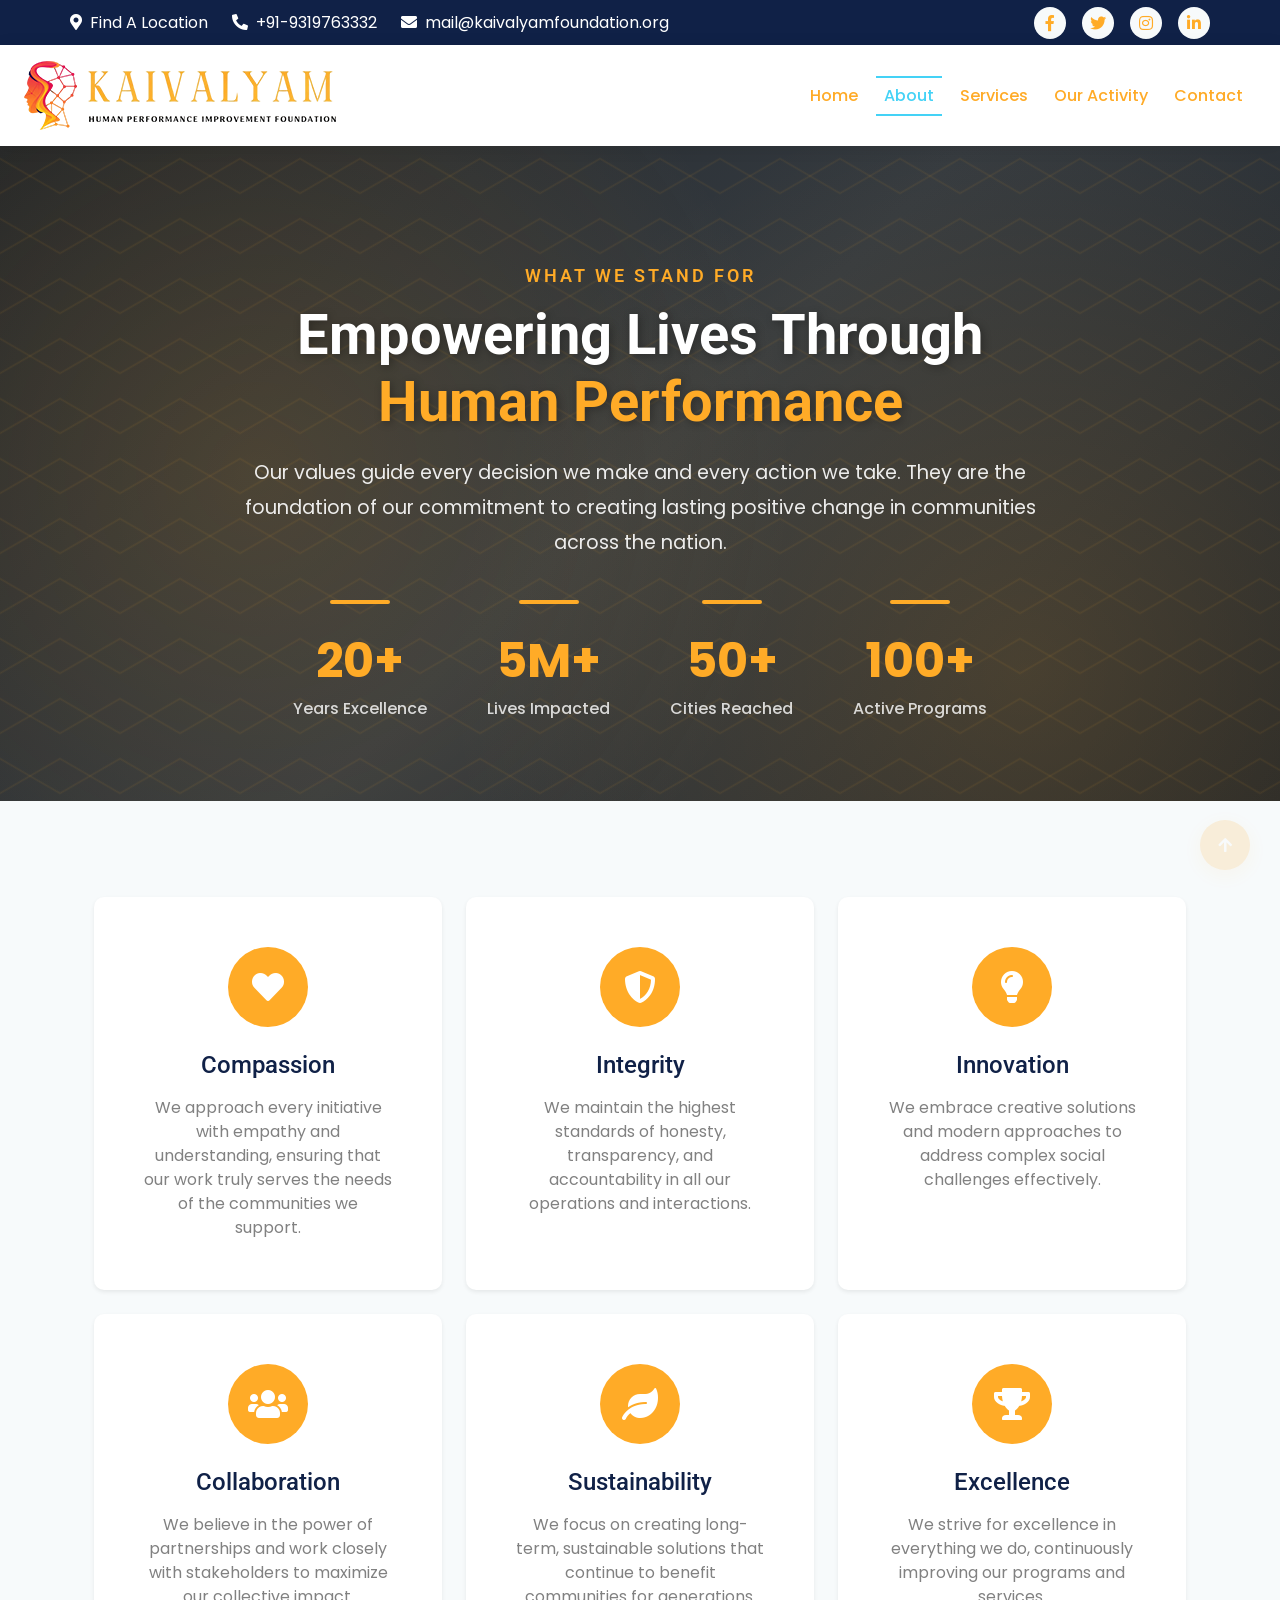
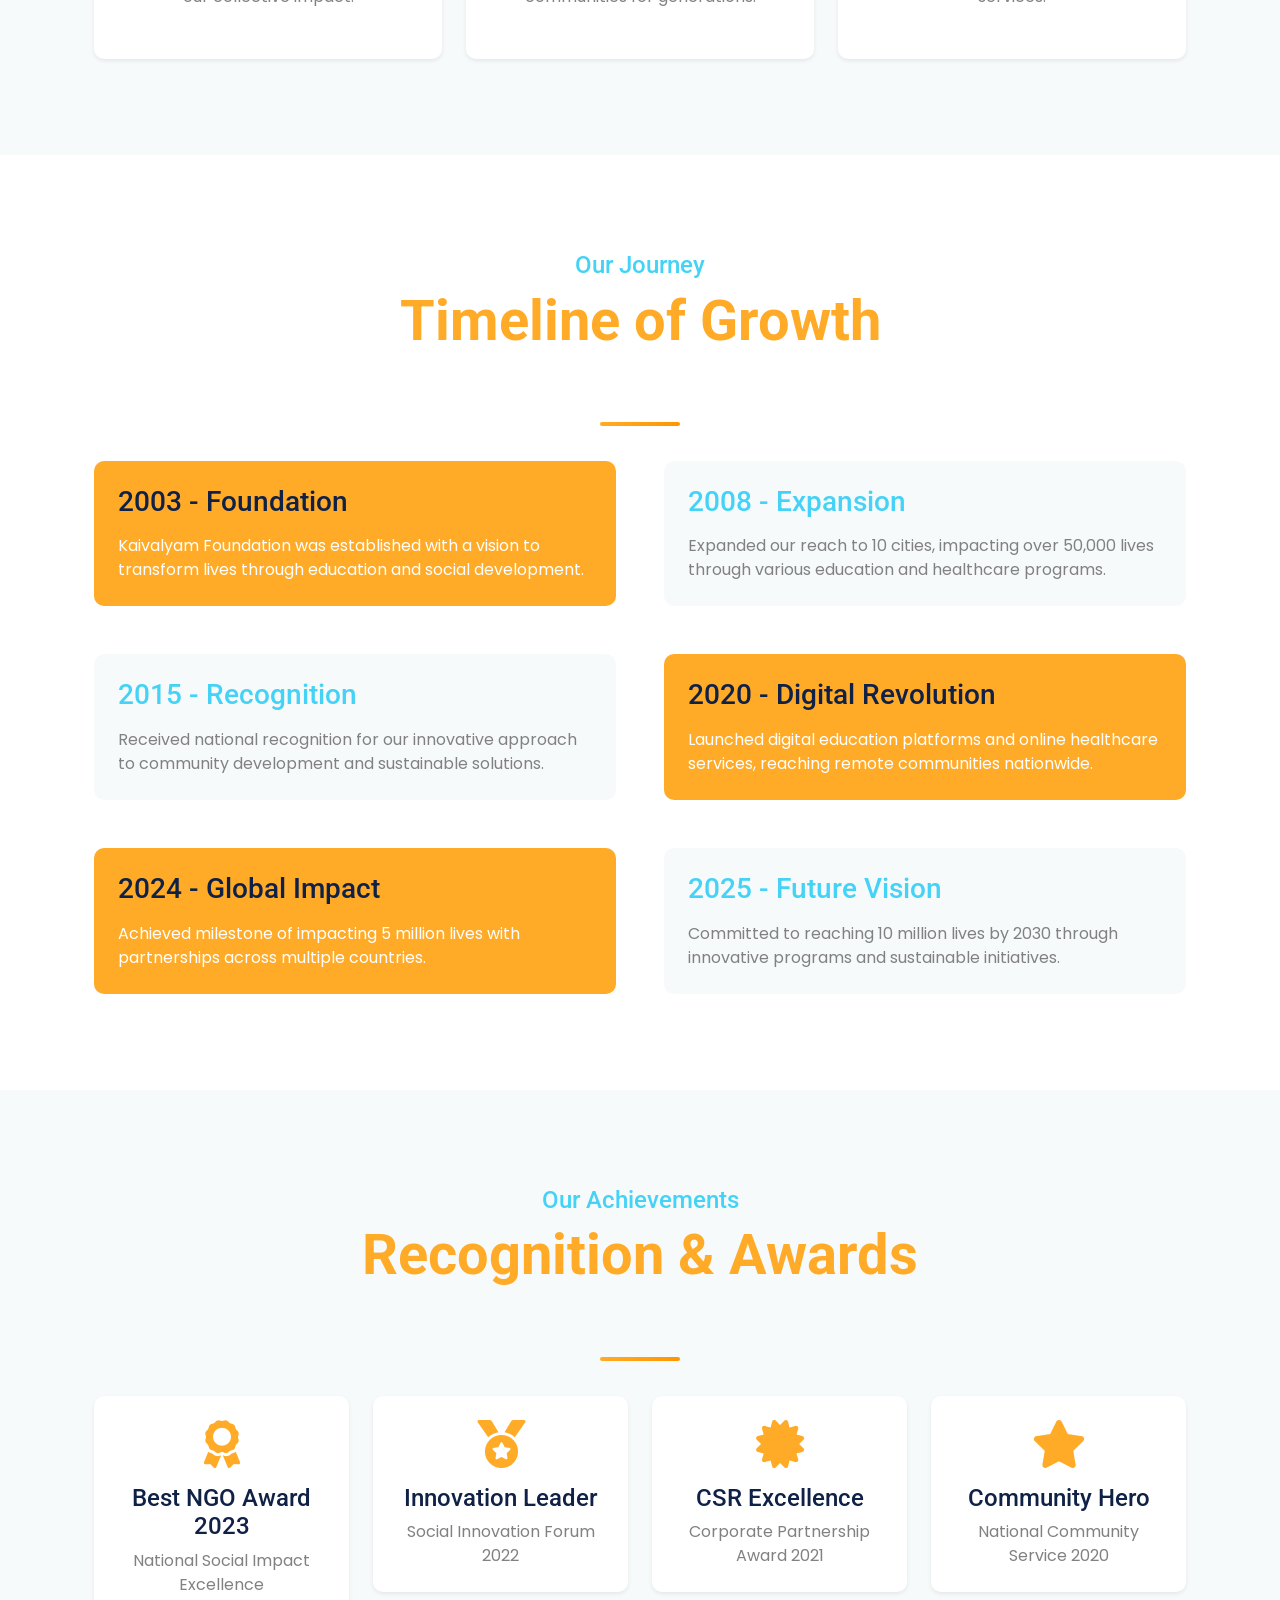
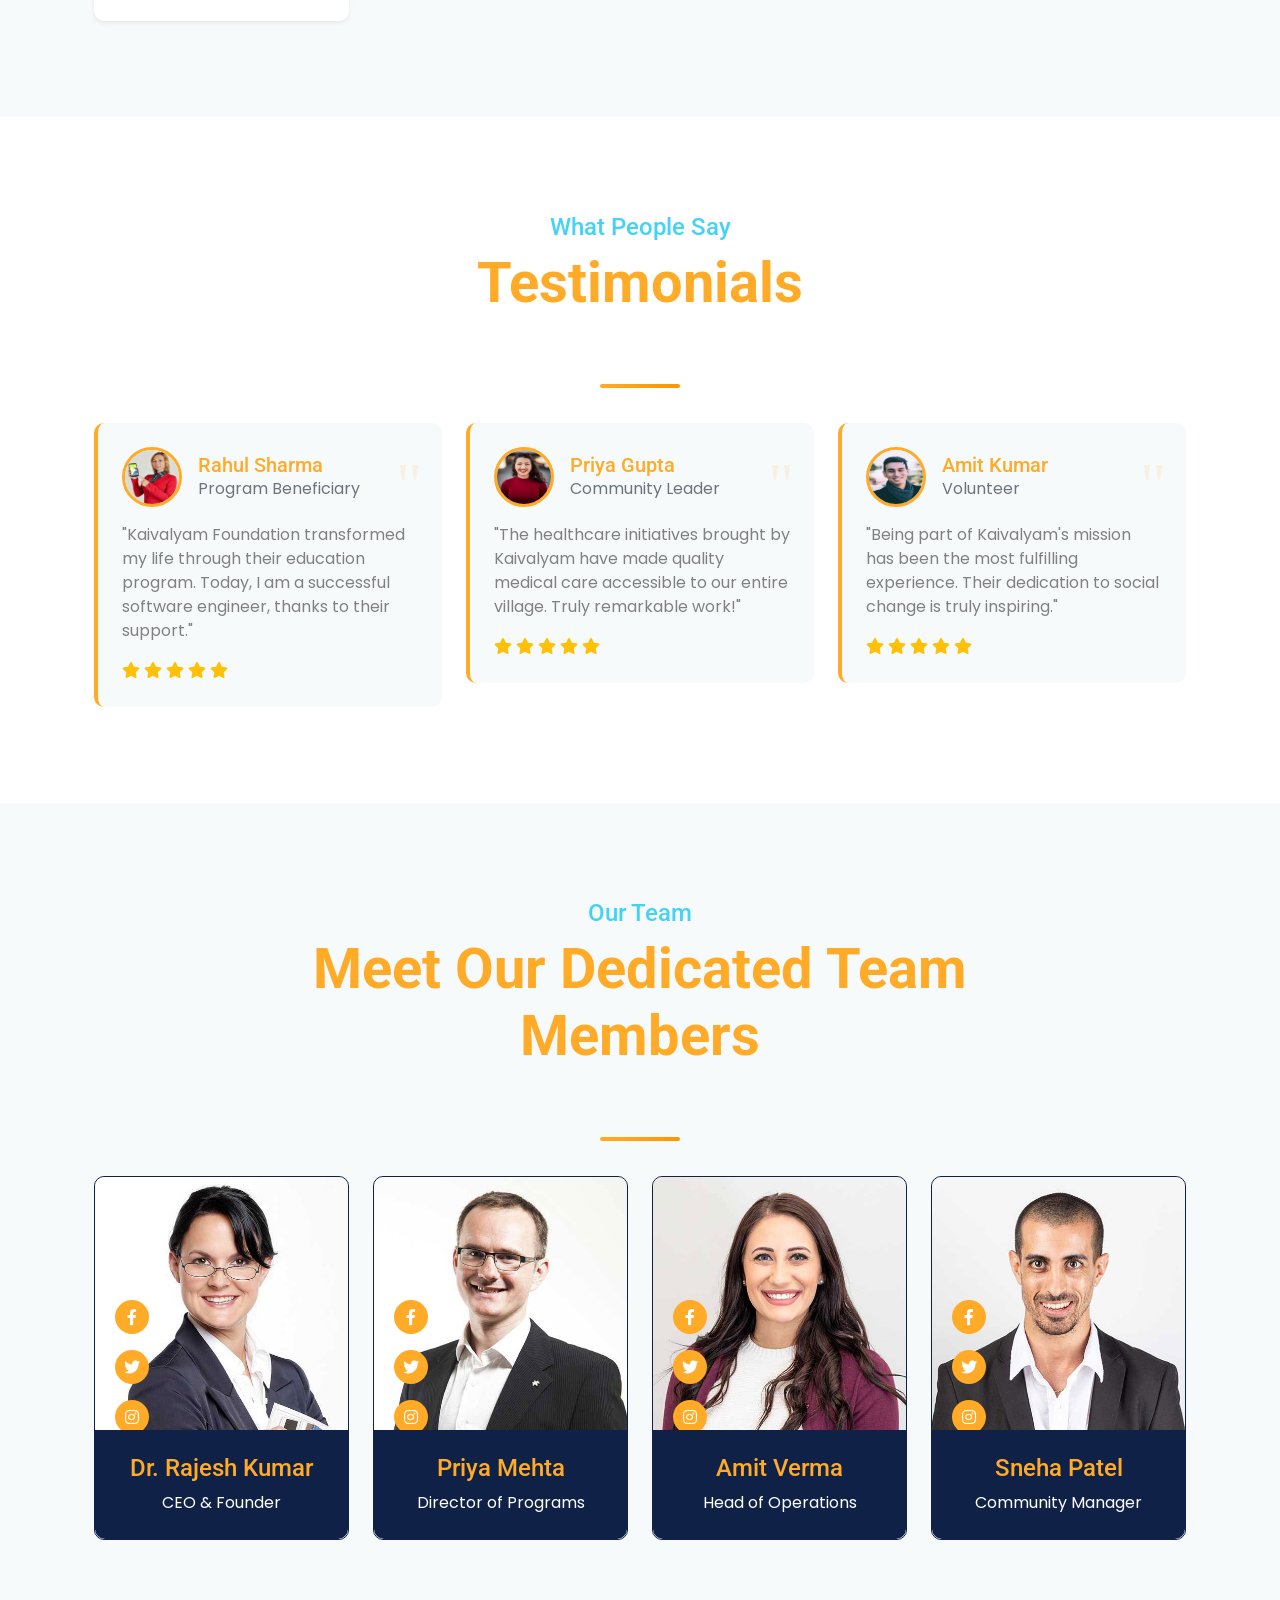
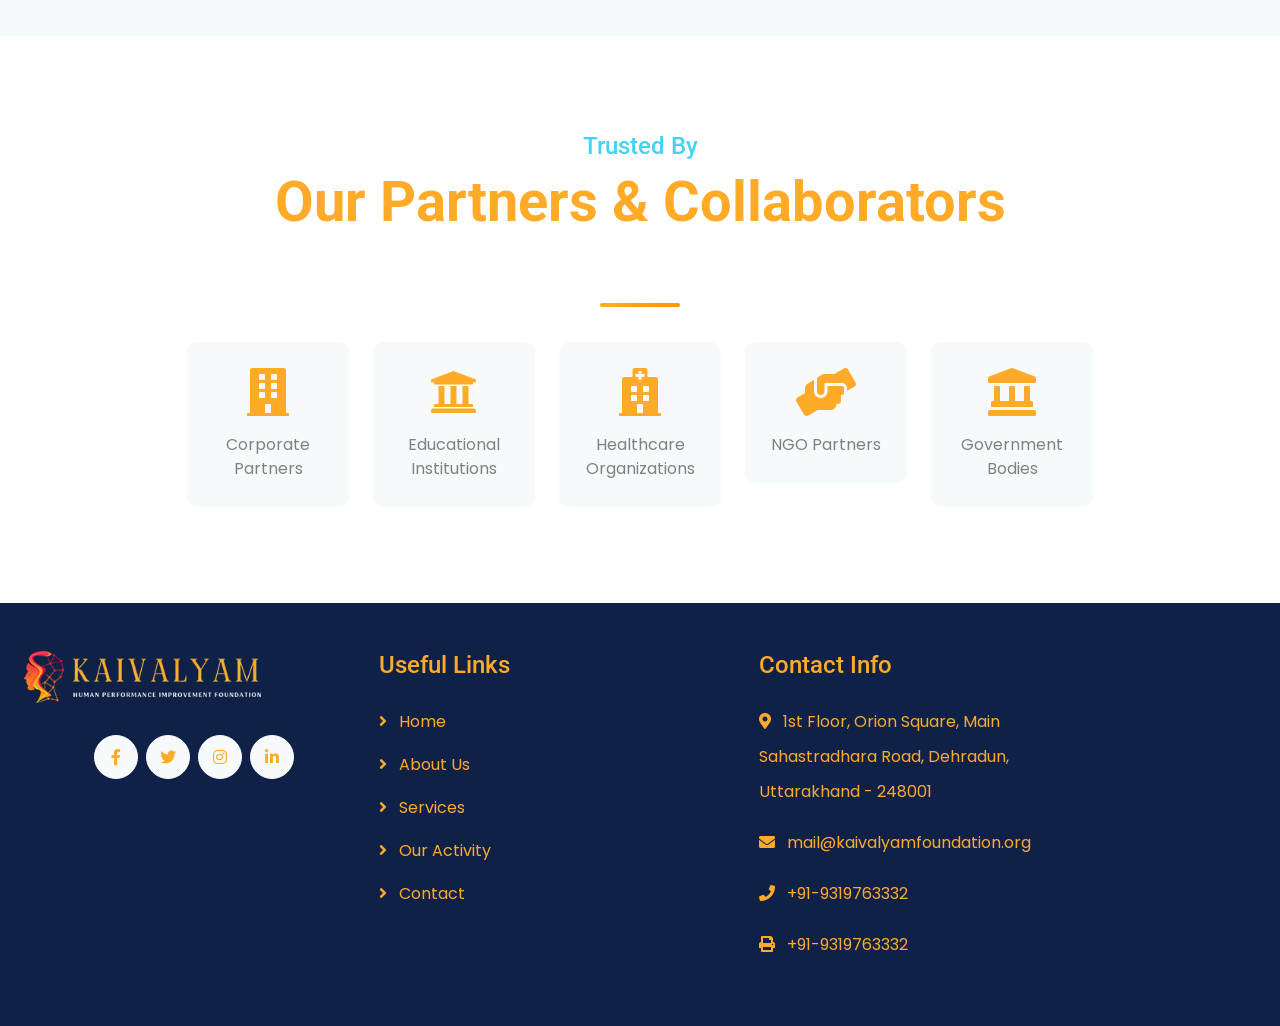
<file: about.html>
<!DOCTYPE html>
<html lang="en">

<head>
    <meta charset="utf-8">
    <title>Kaivalyam - Human Performance Improvement Foundation</title>
    <meta content="width=device-width, initial-scale=1.0" name="viewport">
    <meta content="" name="keywords">
    <meta content="" name="description">

    <link rel="preconnect" href="https://fonts.googleapis.com">
    <link rel="preconnect" href="https://fonts.gstatic.com" crossorigin>
    <link href="https://fonts.googleapis.com/css2?family=Open+Sans:wght@400;500;600;700&family=Roboto:wght@400;500;700&family=Poppins:wght@300;400;500;600;700&display=swap" rel="stylesheet">

    <link rel="stylesheet" href="https://use.fontawesome.com/releases/v5.15.4/css/all.css" />
    <link href="https://cdn.jsdelivr.net/npm/bootstrap-icons@1.4.1/font/bootstrap-icons.css" rel="stylesheet">

    <link rel="stylesheet" href="https://cdnjs.cloudflare.com/ajax/libs/animate.css/4.1.1/animate.min.css" />
    <link href="lib/animate/animate.min.css" rel="stylesheet">
    <link href="lib/owlcarousel/assets/owl.carousel.min.css" rel="stylesheet">
    <link href="lib/lightbox/css/lightbox.min.css" rel="stylesheet">

    <link href="https://cdn.jsdelivr.net/npm/bootstrap@5.3.2/dist/css/bootstrap.min.css" rel="stylesheet">
    <link rel="stylesheet" href="https://cdn.jsdelivr.net/npm/bootstrap-icons@1.11.1/font/bootstrap-icons.css">

    <link href="css/bootstrap.min.css" rel="stylesheet">
    <link href="css/style.css" rel="stylesheet">

    <style>
        :root {
            --primary-orange: #ffab27;
            --primary-blue: #007bff;
            --dark-bg: #212529;
        }

        body {
            font-family: 'Poppins', sans-serif;
        }
       

        .topbar a:hover {
            color: var(--primary-orange) !important;
        }
        .navbar {
            box-shadow: 0 2px 15px rgba(0, 0, 0, 0.1);
        }

        .navbar-brand img {
            transition: transform 0.3s;
        }

        .navbar-brand img:hover {
            transform: scale(1.05);
        }

        .nav-link {
            position: relative;
            font-weight: 500;
            transition: all 0.3s;
        }

        .nav-link::after {
            content: '';
            position: absolute;
            bottom: -5px;
            left: 0;
            width: 0;
            height: 3px;
            background: var(--primary-orange);
            transition: width 0.3s;
        }

        .nav-link:hover::after,
        .nav-link.active::after {
            width: 100%;
        }
        .hero-banner {
            position: relative;
            background: linear-gradient(135deg, #212529 0%, #343a40 50%, #212529 100%);
            padding: 120px 0 80px;
            overflow: hidden;
        }

        .hero-banner::before {
            content: '';
            position: absolute;
            top: 0;
            left: 0;
            right: 0;
            bottom: 0;
            background: 
                radial-gradient(circle at 20% 50%, rgba(255, 171, 39, 0.15) 0%, transparent 50%),
                radial-gradient(circle at 80% 80%, rgba(255, 171, 39, 0.15) 0%, transparent 50%);
            animation: pulse 4s ease-in-out infinite;
        }

        @keyframes pulse {
            0%, 100% { opacity: 1; }
            50% { opacity: 0.7; }
        }

        .hero-banner::after {
            content: '';
            position: absolute;
            top: 0;
            left: 0;
            right: 0;
            bottom: 0;
            background-image: 
                linear-gradient(30deg, transparent 48%, rgba(255, 171, 39, 0.08) 50%, transparent 52%),
                linear-gradient(-30deg, transparent 48%, rgba(255, 171, 39, 0.08) 50%, transparent 52%);
            background-size: 60px 60px;
        }

        .hero-content {
            position: relative;
            z-index: 2;
        }

        .hero-banner h4 {
            color: var(--primary-orange);
            font-size: 1.1rem;
            font-weight: 600;
            text-transform: uppercase;
            letter-spacing: 3px;
            margin-bottom: 15px;
        }

        .hero-banner h1 {
            font-size: 3.5rem;
            font-weight: 700;
            color: white;
            margin-bottom: 20px;
            text-shadow: 2px 2px 8px rgba(0, 0, 0, 0.3);
        }

        .hero-banner h1 .highlight {
            color: var(--primary-orange);
            position: relative;
            display: inline-block;
        }

        .hero-banner p {
            font-size: 1.2rem;
            color: rgba(255, 255, 255, 0.9);
            margin-bottom: 40px;
            max-width: 800px;
            margin-left: auto;
            margin-right: auto;
            line-height: 1.8;
        }

        .hero-stats {
            display: flex;
            justify-content: center;
            gap: 60px;
            flex-wrap: wrap;
            margin-top: 50px;
        }

        .stat-item {
            text-align: center;
            position: relative;
        }

        .stat-item::before {
            content: '';
            position: absolute;
            top: -10px;
            left: 50%;
            transform: translateX(-50%);
            width: 60px;
            height: 4px;
            background: var(--primary-orange);
            border-radius: 2px;
        }

        .stat-number {
            font-size: 3rem;
            font-weight: 700;
            color: var(--primary-orange);
            display: block;
            margin-top: 15px;
        }

        .stat-label {
            color: rgba(255, 255, 255, 0.8);
            font-size: 1rem;
            margin-top: 8px;
            font-weight: 500;
        }
        .service-item {
            transition: all 0.4s ease;
            border: 2px solid transparent;
            position: relative;
            overflow: hidden;
        }

        .service-item::before {
            content: '';
            position: absolute;
            top: 0;
            left: 0;
            right: 0;
            height: 5px;
            background: linear-gradient(90deg, var(--primary-orange), #ff9500);
            transform: scaleX(0);
            transition: transform 0.4s;
        }

        .service-item:hover {
            transform: translateY(-10px);
            box-shadow: 0 15px 40px rgba(255, 171, 39, 0.3) !important;
            border-color: rgba(255, 171, 39, 0.2);
        }

        .service-item:hover::before {
            transform: scaleX(1);
        }

        .service-item .rounded-circle {
            transition: all 0.4s;
        }

        .service-item:hover .rounded-circle {
            transform: rotateY(360deg);
        }
        .timeline-item {
            transition: all 0.3s;
            position: relative;
        }

        .timeline-item:hover {
            transform: scale(1.05);
            box-shadow: 0 10px 30px rgba(0, 0, 0, 0.2);
        }
        .award-item {
            transition: all 0.3s;
        }

        .award-item:hover {
            transform: translateY(-10px);
            box-shadow: 0 15px 40px rgba(255, 171, 39, 0.2) !important;
        }

        .award-item i {
            transition: all 0.3s;
        }

        .award-item:hover i {
            transform: scale(1.2) rotate(10deg);
        }
        .testimonial-item {
            transition: all 0.3s;
            border-left: 4px solid var(--primary-orange);
            position: relative;
        }

        .testimonial-item::before {
            content: '"';
            position: absolute;
            top: 15px;
            right: 20px;
            font-size: 4rem;
            color: rgba(255, 171, 39, 0.1);
            font-family: Georgia, serif;
        }

        .testimonial-item:hover {
            transform: translateY(-5px);
            box-shadow: 0 10px 30px rgba(0, 0, 0, 0.15);
        }

        .testimonial-item img {
            border: 3px solid var(--primary-orange);
        }
        .team-item {
            transition: all 0.3s;
            overflow: hidden;
            border-radius: 15px;
        }

        .team-item:hover {
            transform: translateY(-10px);
            box-shadow: 0 15px 40px rgba(0, 0, 0, 0.2);
        }

        .team-img {
            position: relative;
            overflow: hidden;
        }

        .team-img img {
            transition: all 0.5s;
        }

        .team-item:hover .team-img img {
            transform: scale(1.1);
        }

        .team-icon {
            position: absolute;
            bottom: 0;
            left: 0;
            right: 0;
            background: linear-gradient(to top, rgba(0, 0, 0, 0.8), transparent);
            padding: 20px;
            transform: translateY(100%);
            transition: all 0.4s;
        }

        .team-item:hover .team-icon {
            transform: translateY(0);
        }

        .team-content {
            background: var(--dark-bg);
        }
        .partner-item {
            transition: all 0.3s;
            border: 2px solid transparent;
        }

        .partner-item:hover {
            border-color: var(--primary-orange);
            transform: translateY(-5px);
            box-shadow: 0 10px 30px rgba(255, 171, 39, 0.2);
        }

        .partner-item i {
            transition: all 0.3s;
        }

        .partner-item:hover i {
            transform: scale(1.2);
            color: var(--primary-orange);
        }
        .back-to-top {
            position: fixed;
            bottom: 30px;
            right: 30px;
            width: 50px;
            height: 50px;
            border-radius: 50%;
            background: var(--primary-orange);
            box-shadow: 0 5px 20px rgba(255, 171, 39, 0.4);
            transition: all 0.3s;
            display: flex;
            align-items: center;
            justify-content: center;
            z-index: 999;
        }

        .back-to-top:hover {
            background: #ff9500;
            transform: translateY(-5px);
            box-shadow: 0 8px 25px rgba(255, 171, 39, 0.6);
        }
        @media (max-width: 768px) {
            .hero-banner h1 {
                font-size: 2.2rem;
            }

            .hero-banner p {
                font-size: 1rem;
            }

            .hero-stats {
                gap: 30px;
            }

            .stat-number {
                font-size: 2rem;
            }

            .hero-banner {
                padding: 80px 0 60px;
            }
        }
        @keyframes float {
            0%, 100% {
                transform: translateY(0);
            }
            50% {
                transform: translateY(-15px);
            }
        }

        .floating {
            animation: float 3s ease-in-out infinite;
        }
        .section-title {
            position: relative;
            margin-bottom: 50px;
        }

        .section-title::after {
            content: '';
            position: absolute;
            bottom: -15px;
            left: 50%;
            transform: translateX(-50%);
            width: 80px;
            height: 4px;
            background: linear-gradient(90deg, var(--primary-orange), #ff9500);
            border-radius: 2px;
        }
    </style>
</head>

<body>

    <div class="container-fluid  bg-dark px-0 d-none d-lg-block">
        <div class="container px-0">
            <div class="row gx-0 align-items-center" style="height: 45px;">
                <div class="col-lg-8 text-center text-lg-start mb-lg-0">
                    <div class="d-flex flex-wrap">
                        <a href="#" class="text-white me-4"><i class="fas fa-map-marker-alt me-2"></i>Find A Location</a>
                        <a href="tel:+919319763332" class="text-white me-4"><i class="fas fa-phone-alt me-2"></i>+91-9319763332</a>
                        <a href="mailto:mail@kaivalyamfoundation.org" class="text-white me-0"><i class="fas fa-envelope me-2"></i>mail@kaivalyamfoundation.org</a>
                    </div>
                </div>
                <div class="col-lg-4 text-center text-lg-end">
                    <div class="d-flex align-items-center justify-content-end">
                          <a href="#" class="btn btn-primary btn-square rounded-circle nav-fill me-3" style="background-color:#f7fafb; "><i class="fab fa-facebook-f" style="color: #ffab27;"></i></a>
                        <a href="#" class="btn btn-primary btn-square rounded-circle nav-fill me-3" style="background-color:#f7fafb; "><i class="fab fa-twitter" style="color: #ffab27;"></i></a>
                        <a href="#" class="btn btn-primary btn-square rounded-circle nav-fill me-3" style="background-color:#f7fafb; "><i class="fab fa-instagram" style="color: #ffab27;"></i></a>
                        <a href="#" class="btn btn-primary btn-square rounded-circle nav-fill me-0" style="background-color:#f7fafb; "><i class="fab fa-linkedin-in" style="color: #ffab27;"></i></a>
                    </div>
                </div>
            </div>
        </div>
    </div>

    <div class="container-fluid sticky-top px-0">
        <div class="position-absolute" style="left: 0; top: 0; width: 100%; height: 100%;"></div>
        <div class="container px-0">
            <nav class="navbar navbar-expand-lg navbar-dark bg-white py-3 px-4">
                <a href="index.html" class="navbar-brand p-0">
                    <img src="img/logo-black.png" alt="Kaivalyam Foundation">
                </a>
                <button class="navbar-toggler" type="button" data-bs-toggle="collapse" data-bs-target="#navbarCollapse">
                    <span class="fa fa-bars"></span>
                </button>
                <div class="collapse navbar-collapse" id="navbarCollapse">
                    <div class="navbar-nav ms-auto py-0">
                        <a href="index.html" class="nav-item nav-link">Home</a>
                        <a href="about.html" class="nav-item nav-link active">About</a>
                        <a href="service.html" class="nav-item nav-link">Services</a>
                        <a href="project.html" class="nav-item nav-link">Our Activity</a>
                        <a href="contact.html" class="nav-item nav-link">Contact</a>
                    </div>
                </div>
            </nav>
        </div>
    </div>
    <div class="hero-banner">
        <div class="container hero-content">
            <div class="text-center">
                <h4 class="animate__animated animate__fadeInDown">What We Stand For</h4>
                <h1 class="animate__animated animate__fadeInUp animate__delay-1s">
                    Empowering Lives Through <span class="highlight">Human Performance</span>
                </h1>
                <p class="animate__animated animate__fadeInUp animate__delay-2s">
                    Our values guide every decision we make and every action we take. They are the foundation of our commitment to creating lasting positive change in communities across the nation.
                </p>
                
                <div class="hero-stats animate__animated animate__fadeInUp animate__delay-3s">
                    <div class="stat-item">
                        <span class="stat-number">20+</span>
                        <span class="stat-label">Years Excellence</span>
                    </div>
                    <div class="stat-item">
                        <span class="stat-number">5M+</span>
                        <span class="stat-label">Lives Impacted</span>
                    </div>
                    <div class="stat-item">
                        <span class="stat-number">50+</span>
                        <span class="stat-label">Cities Reached</span>
                    </div>
                    <div class="stat-item">
                        <span class="stat-number">100+</span>
                        <span class="stat-label">Active Programs</span>
                    </div>
                </div>
            </div>
        </div>
    </div>
    <div class="container-fluid bg-light py-5">
        <div class="container py-5">
            <div class="row g-4">
                <div class="col-md-6 col-lg-4 wow fadeInUp" data-wow-delay="0.1s">
                    <div class="service-item rounded h-100 p-5 text-center bg-white shadow-sm">
                        <div class="d-flex align-items-center justify-content-center rounded-circle mx-auto mb-4" style="width: 80px; height: 80px; background-color: #ffab27;">
                            <i class="fas fa-heart fa-2x text-white"></i>
                        </div>
                        <h4 class="mb-3">Compassion</h4>
                        <p class="mb-0">We approach every initiative with empathy and understanding, ensuring that our work truly serves the needs of the communities we support.</p>
                    </div>
                </div>
                <div class="col-md-6 col-lg-4 wow fadeInUp" data-wow-delay="0.2s">
                    <div class="service-item rounded h-100 p-5 text-center bg-white shadow-sm">
                        <div class="d-flex align-items-center justify-content-center rounded-circle mx-auto mb-4" style="width: 80px; height: 80px;background-color: #ffab27;">
                            <i class="fas fa-shield-alt fa-2x text-white"></i>
                        </div>
                        <h4 class="mb-3">Integrity</h4>
                        <p class="mb-0">We maintain the highest standards of honesty, transparency, and accountability in all our operations and interactions.</p>
                    </div>
                </div>
                <div class="col-md-6 col-lg-4 wow fadeInUp" data-wow-delay="0.3s">
                    <div class="service-item rounded h-100 p-5 text-center bg-white shadow-sm">
                        <div class="d-flex align-items-center justify-content-center rounded-circle mx-auto mb-4" style="width: 80px; height: 80px; background-color: #ffab27;">
                            <i class="fas fa-lightbulb fa-2x text-white"></i>
                        </div>
                        <h4 class="mb-3">Innovation</h4>
                        <p class="mb-0">We embrace creative solutions and modern approaches to address complex social challenges effectively.</p>
                    </div>
                </div>
                <div class="col-md-6 col-lg-4 wow fadeInUp" data-wow-delay="0.4s">
                    <div class="service-item rounded h-100 p-5 text-center bg-white shadow-sm">
                        <div class="d-flex align-items-center justify-content-center rounded-circle mx-auto mb-4" style="width: 80px; height: 80px;background-color: #ffab27;">
                            <i class="fas fa-users fa-2x text-white"></i>
                        </div>
                        <h4 class="mb-3">Collaboration</h4>
                        <p class="mb-0">We believe in the power of partnerships and work closely with stakeholders to maximize our collective impact.</p>
                    </div>
                </div>
                <div class="col-md-6 col-lg-4 wow fadeInUp" data-wow-delay="0.5s">
                    <div class="service-item rounded h-100 p-5 text-center bg-white shadow-sm">
                        <div class="d-flex align-items-center justify-content-center rounded-circle mx-auto mb-4" style="width: 80px; height: 80px;background-color: #ffab27;">
                            <i class="fas fa-leaf fa-2x text-white"></i>
                        </div>
                        <h4 class="mb-3">Sustainability</h4>
                        <p class="mb-0">We focus on creating long-term, sustainable solutions that continue to benefit communities for generations.</p>
                    </div>
                </div>
                <div class="col-md-6 col-lg-4 wow fadeInUp" data-wow-delay="0.6s">
                    <div class="service-item rounded h-100 p-5 text-center bg-white shadow-sm">
                        <div class="d-flex align-items-center justify-content-center rounded-circle mx-auto mb-4" style="width: 80px; height: 80px;background-color: #ffab27;">
                            <i class="fas fa-trophy fa-2x text-white"></i>
                        </div>
                        <h4 class="mb-3">Excellence</h4>
                        <p class="mb-0">We strive for excellence in everything we do, continuously improving our programs and services.</p>
                    </div>
                </div>
            </div>
        </div>
    </div>
    <div class="container-fluid py-5">
        <div class="container py-5">
            <div class="text-center mx-auto pb-5 section-title wow fadeInUp" data-wow-delay="0.1s" style="max-width: 800px;">
                <h4 class="text-primary">Our Journey</h4>
                <h1 class="display-4" style="color:#ffab27;">Timeline of Growth</h1>
            </div>
            <div class="row">
                <div class="col-12">
                    <div class="timeline">
                        <div class="row g-5">
                            <div class="col-md-6 wow fadeInLeft" data-wow-delay="0.1s">
                                <div class="timeline-item rounded p-4 text-white" style="background-color: #ffab27;">
                                    <h3 class="mb-3">2003 - Foundation</h3>
                                    <p class="mb-0">Kaivalyam Foundation was established with a vision to transform lives through education and social development.</p>
                                </div>
                            </div>
                            <div class="col-md-6 wow fadeInRight" data-wow-delay="0.2s">
                                <div class="timeline-item rounded p-4 bg-light">
                                    <h3 class="mb-3 text-primary">2008 - Expansion</h3>
                                    <p class="mb-0">Expanded our reach to 10 cities, impacting over 50,000 lives through various education and healthcare programs.</p>
                                </div>
                            </div>
                            <div class="col-md-6 wow fadeInLeft" data-wow-delay="0.3s">
                                <div class="timeline-item rounded p-4 bg-light">
                                    <h3 class="mb-3 text-primary">2015 - Recognition</h3>
                                    <p class="mb-0">Received national recognition for our innovative approach to community development and sustainable solutions.</p>
                                </div>
                            </div>
                            <div class="col-md-6 wow fadeInRight" data-wow-delay="0.4s">
                                <div class="timeline-item rounded p-4 text-white" style="background-color: #ffab27;">
                                    <h3 class="mb-3">2020 - Digital Revolution</h3>
                                    <p class="mb-0">Launched digital education platforms and online healthcare services, reaching remote communities nationwide.</p>
                                </div>
                            </div>
                            <div class="col-md-6 wow fadeInLeft" data-wow-delay="0.5s">
                                <div class="timeline-item rounded p-4 text-white" style="background-color: #ffab27;">
                                    <h3 class="mb-3">2024 - Global Impact</h3>
                                    <p class="mb-0">Achieved milestone of impacting 5 million lives with partnerships across multiple countries.</p>
                                </div>
                            </div>
                            <div class="col-md-6 wow fadeInRight" data-wow-delay="0.6s">
                                <div class="timeline-item rounded p-4 bg-light">
                                    <h3 class="mb-3 text-primary">2025 - Future Vision</h3>
                                    <p class="mb-0">Committed to reaching 10 million lives by 2030 through innovative programs and sustainable initiatives.</p>
                                </div>
                            </div>
                        </div>
                    </div>
                </div>
            </div>
        </div>
    </div>
    <div class="container-fluid bg-light py-5">
        <div class="container py-5">
            <div class="text-center mx-auto pb-5 section-title wow fadeInUp" data-wow-delay="0.1s" style="max-width: 800px;">
                <h4 class="text-primary">Our Achievements</h4>
                <h1 class="display-4" style="color: #ffab27;">Recognition & Awards</h1>
            </div>
            <div class="row g-4">
                <div class="col-md-6 col-lg-3 wow fadeInUp" data-wow-delay="0.1s">
                    <div class="award-item text-center p-4 bg-white rounded shadow-sm">
                        <i class="fas fa-award fa-3x mb-3" style="color: #ffab27;"></i>
                        <h4>Best NGO Award 2023</h4>
                        <p class="mb-0">National Social Impact Excellence</p>
                    </div>
                </div>
                <div class="col-md-6 col-lg-3 wow fadeInUp" data-wow-delay="0.2s">
                    <div class="award-item text-center p-4 bg-white rounded shadow-sm">
                        <i class="fas fa-medal fa-3x mb-3" style="color: #ffab27;"></i>
                        <h4>Innovation Leader</h4>
                        <p class="mb-0">Social Innovation Forum 2022</p>
                    </div>
                </div>
                <div class="col-md-6 col-lg-3 wow fadeInUp" data-wow-delay="0.3s">
                    <div class="award-item text-center p-4 bg-white rounded shadow-sm">
                        <i class="fas fa-certificate fa-3x mb-3" style="color: #ffab27;"></i>
                        <h4>CSR Excellence</h4>
                        <p class="mb-0">Corporate Partnership Award 2021</p>
                    </div>
                </div>
                <div class="col-md-6 col-lg-3 wow fadeInUp" data-wow-delay="0.4s">
                    <div class="award-item text-center p-4 bg-white rounded shadow-sm">
                        <i class="fas fa-star fa-3x mb-3" style="color: #ffab27;"></i>
                        <h4>Community Hero</h4>
                        <p class="mb-0">National Community Service 2020</p>
                    </div>
                </div>
            </div>
        </div>
    </div>
    <div class="container-fluid py-5">
        <div class="container py-5">
            <div class="text-center mx-auto pb-5 section-title wow fadeInUp" data-wow-delay="0.1s" style="max-width: 800px;">
                <h4 class="text-primary">What People Say</h4>
                <h1 class="display-4" style="color: #ffab27;">Testimonials</h1>
            </div>
            <div class="row g-4">
                <div class="col-lg-4 wow fadeInUp" data-wow-delay="0.1s">
                    <div class="testimonial-item rounded p-4 bg-light">
                        <div class="d-flex align-items-center mb-3">
                            <img src="img/customer-img-1.jpg" class="img-fluid rounded-circle" style="width: 60px; height: 60px;" alt="">
                            <div class="ms-3">
                                <h5 class="mb-0 text_secondary">Rahul Sharma</h5>
                                <p class="mb-0 text-muted">Program Beneficiary</p>
                            </div>
                        </div>
                        <p class="mb-0">"Kaivalyam Foundation transformed my life through their education program. Today, I am a successful software engineer, thanks to their support."</p>
                        <div class="text-warning mt-3">
                            <i class="fas fa-star"></i>
                            <i class="fas fa-star"></i>
                            <i class="fas fa-star"></i>
                            <i class="fas fa-star"></i>
                            <i class="fas fa-star"></i>
                        </div>
                    </div>
                </div>
                <div class="col-lg-4 wow fadeInUp" data-wow-delay="0.2s">
                    <div class="testimonial-item rounded p-4 bg-light">
                        <div class="d-flex align-items-center mb-3">
                            <img src="img/customer-img-2.jpg" class="img-fluid rounded-circle" style="width: 60px; height: 60px;" alt="">
                            <div class="ms-3">
                                <h5 class="mb-0 text_secondary">Priya Gupta</h5>
                                <p class="mb-0 text-muted">Community Leader</p>
                            </div>
                        </div>
                        <p class="mb-0">"The healthcare initiatives brought by Kaivalyam have made quality medical care accessible to our entire village. Truly remarkable work!"</p>
                        <div class="text-warning mt-3">
                            <i class="fas fa-star"></i>
                            <i class="fas fa-star"></i>
                            <i class="fas fa-star"></i>
                            <i class="fas fa-star"></i>
                            <i class="fas fa-star"></i>
                        </div>
                    </div>
                </div>
                <div class="col-lg-4 wow fadeInUp" data-wow-delay="0.3s">
                    <div class="testimonial-item rounded p-4 bg-light">
                        <div class="d-flex align-items-center mb-3">
                            <img src="img/customer-img-3.jpg" class="img-fluid rounded-circle" style="width: 60px; height: 60px;" alt="">
                            <div class="ms-3">
                                <h5 class="mb-0 text_secondary">Amit Kumar</h5>
                                <p class="mb-0 text-muted">Volunteer</p>
                            </div>
                        </div>
                        <p class="mb-0">"Being part of Kaivalyam's mission has been the most fulfilling experience. Their dedication to social change is truly inspiring."</p>
                        <div class="text-warning mt-3">
                            <i class="fas fa-star"></i>
                            <i class="fas fa-star"></i>
                            <i class="fas fa-star"></i>
                            <i class="fas fa-star"></i>
                            <i class="fas fa-star"></i>
                        </div>
                    </div>
                </div>
            </div>
        </div>
    </div>
    <div class="container-fluid team py-5 bg-light">
        <div class="container py-5">
            <div class="text-center mx-auto pb-5 section-title wow fadeInUp" data-wow-delay="0.1s" style="max-width: 800px;">
                <h4 class="text-primary">Our Team</h4>
                <h1 class="display-4 text_secondary">Meet Our Dedicated Team Members</h1>
            </div>
            <div class="row g-4 justify-content-center">
                <div class="col-sm-6 col-md-6 col-lg-4 col-xl-3 wow fadeInUp" data-wow-delay="0.1s">
                    <div class="team-item rounded">
                        <div class="team-img">
                            <img src="img/team-1.jpg" class="img-fluid w-100 rounded-top" alt="Image">
                            <div class="team-icon">
                                <a class="btn btn-primary btn-sm-square text-white rounded-circle mb-3" href=""><i class="fas fa-share-alt"></i></a>
                                <div class="team-icon-share">
                                    <a class="btn btn-primary btn-sm-square text-white rounded-circle mb-3" href=""><i class="fab fa-facebook-f"></i></a>
                                    <a class="btn btn-primary btn-sm-square text-white rounded-circle mb-3" href=""><i class="fab fa-twitter"></i></a>
                                    <a class="btn btn-primary btn-sm-square text-white rounded-circle mb-0" href=""><i class="fab fa-instagram"></i></a>
                                </div>
                            </div>
                        </div>
                        <div class="team-content bg-dark text-center rounded-bottom p-4">
                            <div class="team-content-inner rounded-bottom">
                                <h4 class="text_secondary">Dr. Rajesh Kumar</h4>
                                <p class="text-white mb-0">CEO & Founder</p>
                            </div>
                        </div>
                    </div>
                </div>
                <div class="col-sm-6 col-md-6 col-lg-4 col-xl-3 wow fadeInUp" data-wow-delay="0.2s">
                    <div class="team-item rounded">
                        <div class="team-img">
                            <img src="img/team-2.jpg" class="img-fluid w-100 rounded-top" alt="Image">
                            <div class="team-icon">
                                <a class="btn btn-primary btn-sm-square text-white rounded-circle mb-3" href=""><i class="fas fa-share-alt"></i></a>
                                <div class="team-icon-share">
                                    <a class="btn btn-primary btn-sm-square text-white rounded-circle mb-3" href=""><i class="fab fa-facebook-f"></i></a>
                                    <a class="btn btn-primary btn-sm-square text-white rounded-circle mb-3" href=""><i class="fab fa-twitter"></i></a>
                                    <a class="btn btn-primary btn-sm-square text-white rounded-circle mb-0" href=""><i class="fab fa-instagram"></i></a>
                                </div>
                            </div>
                        </div>
                        <div class="team-content bg-dark text-center rounded-bottom p-4">
                            <div class="team-content-inner rounded-bottom">
                                <h4 class="text_secondary">Priya Mehta</h4>
                                <p class="text-white mb-0">Director of Programs</p>
                            </div>
                        </div>
                    </div>
                </div>
                <div class="col-sm-6 col-md-6 col-lg-4 col-xl-3 wow fadeInUp" data-wow-delay="0.3s">
                    <div class="team-item rounded">
                        <div class="team-img">
                            <img src="img/team-3.jpg" class="img-fluid w-100 rounded-top" alt="Image">
                            <div class="team-icon">
                                <a class="btn btn-primary btn-sm-square text-white rounded-circle mb-3" href=""><i class="fas fa-share-alt"></i></a>
                                <div class="team-icon-share">
                                    <a class="btn btn-primary btn-sm-square text-white rounded-circle mb-3" href=""><i class="fab fa-facebook-f"></i></a>
                                    <a class="btn btn-primary btn-sm-square text-white rounded-circle mb-3" href=""><i class="fab fa-twitter"></i></a>
                                    <a class="btn btn-primary btn-sm-square text-white rounded-circle mb-0" href=""><i class="fab fa-instagram"></i></a>
                                </div>
                            </div>
                        </div>
                        <div class="team-content bg-dark text-center rounded-bottom p-4">
                            <div class="team-content-inner rounded-bottom">
                                <h4 class="text_secondary">Amit Verma</h4>
                                <p class="text-white mb-0">Head of Operations</p>
                            </div>
                        </div>
                    </div>
                </div>
                <div class="col-sm-6 col-md-6 col-lg-4 col-xl-3 wow fadeInUp" data-wow-delay="0.4s">
                    <div class="team-item rounded">
                        <div class="team-img">
                            <img src="img/team-4.jpg" class="img-fluid w-100 rounded-top" alt="Image">
                            <div class="team-icon">
                                <a class="btn btn-primary btn-sm-square text-white rounded-circle mb-3" href=""><i class="fas fa-share-alt"></i></a>
                                <div class="team-icon-share">
                                    <a class="btn btn-primary btn-sm-square text-white rounded-circle mb-3" href=""><i class="fab fa-facebook-f"></i></a>
                                    <a class="btn btn-primary btn-sm-square text-white rounded-circle mb-3" href=""><i class="fab fa-twitter"></i></a>
                                    <a class="btn btn-primary btn-sm-square text-white rounded-circle mb-0" href=""><i class="fab fa-instagram"></i></a>
                                </div>
                            </div>
                        </div>
                        <div class="team-content bg-dark text-center rounded-bottom p-4">
                            <div class="team-content-inner rounded-bottom">
                                <h4 class="text_secondary">Sneha Patel</h4>
                                <p class="text-white mb-0">Community Manager</p>
                            </div>
                        </div>
                    </div>
                </div>
            </div>
        </div>
    </div>
    <div class="container-fluid py-5">
        <div class="container py-5">
            <div class="text-center mx-auto pb-5 section-title wow fadeInUp" data-wow-delay="0.1s" style="max-width: 800px;">
                <h4 class="text-primary">Trusted By</h4>
                <h1 class="display-4 text_secondary">Our Partners & Collaborators</h1>
            </div>
            <div class="row g-4 justify-content-center">
                <div class="col-6 col-md-4 col-lg-2 text-center wow fadeInUp" data-wow-delay="0.1s">
                    <div class="partner-item bg-light rounded p-4">
                        <i class="fas fa-building fa-3x text_secondary"></i>
                        <p class="mt-3 mb-0">Corporate Partners</p>
                    </div>
                </div>
                <div class="col-6 col-md-4 col-lg-2 text-center wow fadeInUp" data-wow-delay="0.2s">
                    <div class="partner-item bg-light rounded p-4">
                        <i class="fas fa-university fa-3x text_secondary"></i>
                        <p class="mt-3 mb-0">Educational Institutions</p>
                    </div>
                </div>
                <div class="col-6 col-md-4 col-lg-2 text-center wow fadeInUp" data-wow-delay="0.3s">
                    <div class="partner-item bg-light rounded p-4">
                        <i class="fas fa-hospital fa-3x text_secondary"></i>
                        <p class="mt-3 mb-0">Healthcare Organizations</p>
                    </div>
                </div>
                <div class="col-6 col-md-4 col-lg-2 text-center wow fadeInUp" data-wow-delay="0.4s">
                    <div class="partner-item bg-light rounded p-4">
                        <i class="fas fa-hands-helping fa-3x text_secondary"></i>
                        <p class="mt-3 mb-0">NGO Partners</p>
                    </div>
                </div>
                <div class="col-6 col-md-4 col-lg-2 text-center wow fadeInUp" data-wow-delay="0.5s">
                    <div class="partner-item bg-light rounded p-4">
                        <i class="fas fa-landmark fa-3x text_secondary"></i>
                        <p class="mt-3 mb-0">Government Bodies</p>
                    </div>
                </div>
            </div>
        </div>
    </div>
    <div class="container-fluid footer wow fadeIn" data-wow-delay="0.2s">
        <div class="container py-5">
            <div class="row g-5">
                <div class="col-md-6 col-lg-3">
                    <div class="footer-item">
                        <img src="img/logo-white.png" alt="Kaivalyam Foundation" class="mb-3" style="margin-left: -70px;">
                        <div class="d-flex align-items-center mt-3">
                            <a class="btn btn-light btn-md-square me-2" href=""><i class="fab fa-facebook-f text_secondary"></i></a>
                            <a class="btn btn-light btn-md-square me-2" href=""><i class="fab fa-twitter text_secondary"></i></a>
                            <a class="btn btn-light btn-md-square me-2" href=""><i class="fab fa-instagram text_secondary"></i></a>
                            <a class="btn btn-light btn-md-square me-0" href=""><i class="fab fa-linkedin-in text_secondary"></i></a>
                        </div>
                    </div>
                </div>

                <div class="col-md-6 col-lg-4" style="color: #ffab27;">
                    <div class="footer-item d-flex flex-column">
                        <h4 class="mb-4" style="color: #ffab27;">Useful Links</h4>
                        <a href="index.html" class="mb-2"><i class="fas fa-angle-right me-2"></i> Home</a>
                        <a href="about.html" class="mb-2"><i class="fas fa-angle-right me-2"></i> About Us</a>
                        <a href="service.html" class="mb-2"><i class="fas fa-angle-right me-2"></i> Services</a>
                        <a href="project.html" class="mb-2"><i class="fas fa-angle-right me-2"></i> Our Activity</a>
                        <a href="contact.html" class="mb-2"><i class="fas fa-angle-right me-2"></i> Contact</a>
                    </div>
                </div>

                <div class="col-md-6 col-lg-4" style="color: #ffab27;">
                    <div class="footer-item d-flex flex-column">
                        <h4 class="mb-4" style="color: #ffab27;">Contact Info</h4>
                        <a href="" class="mb-3"><i class="fa fa-map-marker-alt me-2"></i> 1st Floor, Orion Square, Main Sahastradhara Road, Dehradun, Uttarakhand - 248001</a>
                        <a href="mailto:mail@kaivalyamfoundation.org" class="mb-3"><i class="fas fa-envelope me-2"></i> mail@kaivalyamfoundation.org</a>
                        <a href="tel:+919319763332" class="mb-3"><i class="fas fa-phone me-2"></i> +91-9319763332</a>
                        <a href="" class="mb-3"><i class="fas fa-print me-2"></i> +91-9319763332</a>
                    </div>
                </div>
            </div>
        </div>
    </div>

    <a href="#" class="btn btn-primary btn-lg-square back-to-top"><i class="fa fa-arrow-up"></i></a>

    <script src="https://ajax.googleapis.com/ajax/libs/jquery/3.6.4/jquery.min.js"></script>
    <script src="https://cdn.jsdelivr.net/npm/bootstrap@5.0.0/dist/js/bootstrap.bundle.min.js"></script>
    <script src="lib/wow/wow.min.js"></script>
    <script src="lib/easing/easing.min.js"></script>
    <script src="lib/waypoints/waypoints.min.js"></script>
    <script src="lib/counterup/counterup.min.js"></script>
    <script src="lib/owlcarousel/owl.carousel.min.js"></script>
    <script src="lib/lightbox/js/lightbox.min.js"></script>
    <script src="js/main.js"></script>

    <script>
        new WOW().init();
        $(window).scroll(function () {
            if ($(this).scrollTop() > 300) {
                $('.back-to-top').fadeIn('slow');
            } else {
                $('.back-to-top').fadeOut('slow');
            }
        });
        
        $('.back-to-top').click(function () {
            $('html, body').animate({scrollTop: 0}, 1000, 'easeInOutExpo');
            return false;
        });
    </script>
</body>

</html>
</file>
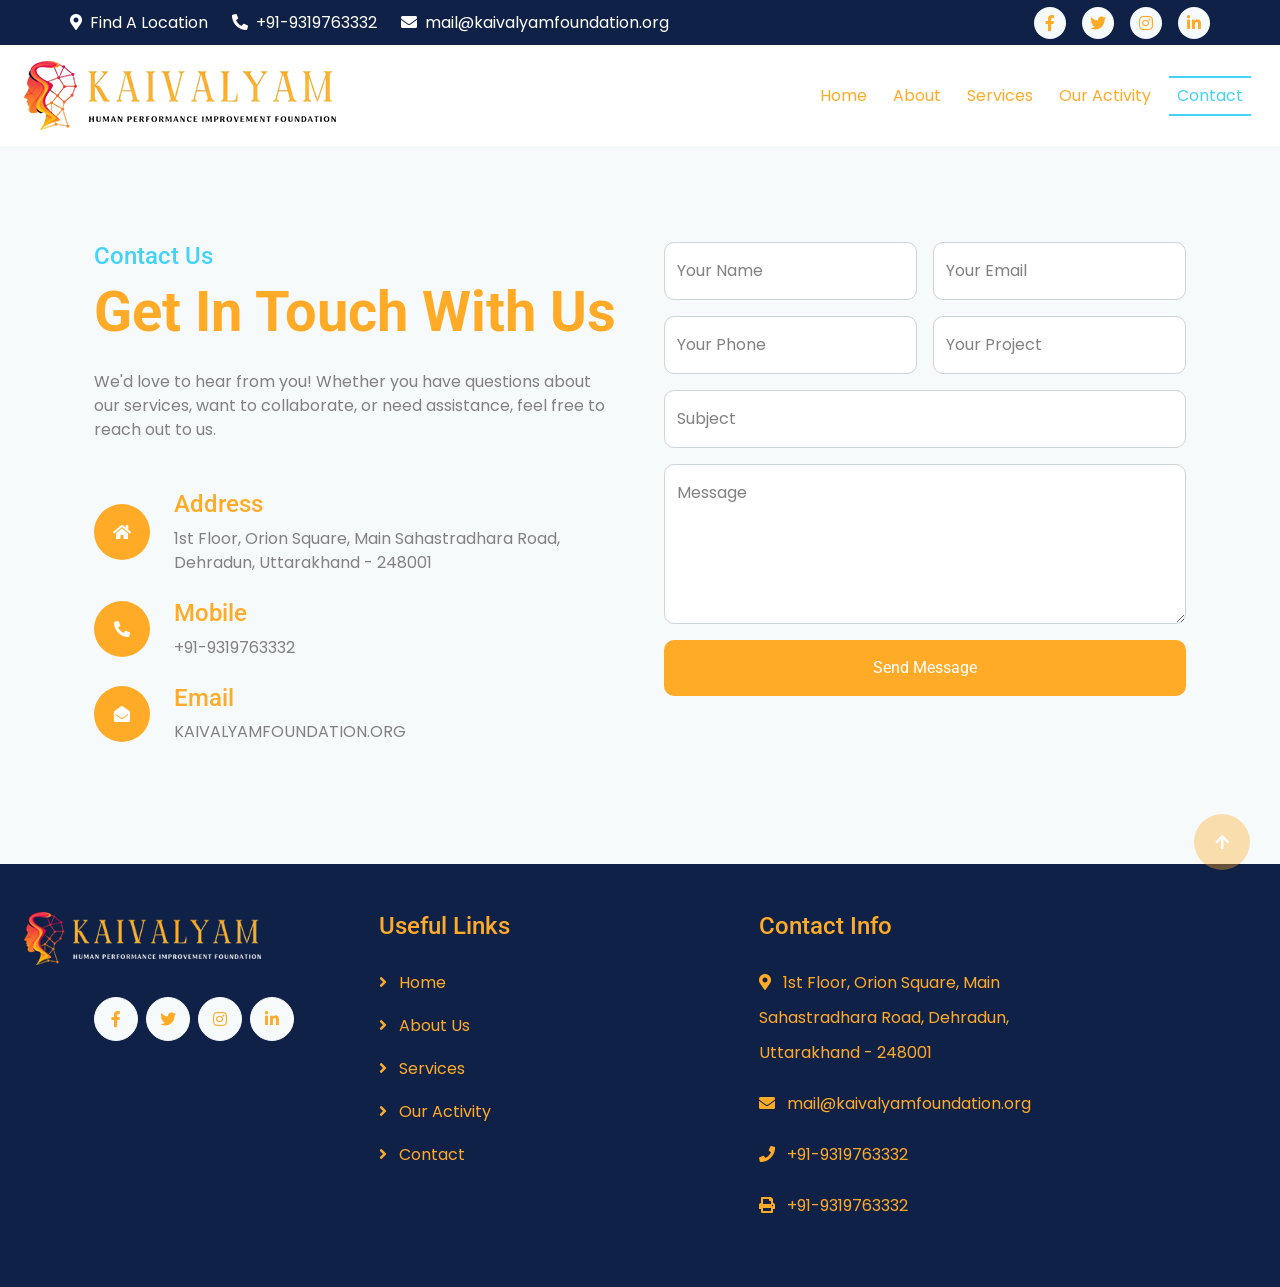
<file: contact.html>
<!DOCTYPE html>
<html lang="en">

<head>
    <meta charset="utf-8">
    <title>Kaivalyam - Human Performance Improvement Foundation</title>
    <meta content="width=device-width, initial-scale=1.0" name="viewport">
    <meta content="Kaivalyam Foundation, Human Development, Community Empowerment" name="keywords">
    <meta content="Empowering communities through holistic human development and sustainable solutions" name="description">

    <link rel="preconnect" href="https://fonts.googleapis.com">
    <link rel="preconnect" href="https://fonts.gstatic.com" crossorigin>
    <link href="https://fonts.googleapis.com/css2?family=Open+Sans:wght@400;500;600;700&family=Roboto:wght@400;500;700&family=Poppins:wght@300;400;500;600;700&display=swap" rel="stylesheet">

    <link rel="stylesheet" href="https://use.fontawesome.com/releases/v5.15.4/css/all.css"/>
    <link href="https://cdn.jsdelivr.net/npm/bootstrap-icons@1.4.1/font/bootstrap-icons.css" rel="stylesheet">

    <link rel="stylesheet" href="https://cdnjs.cloudflare.com/ajax/libs/animate.css/4.1.1/animate.min.css"/>
    <link href="lib/animate/animate.min.css" rel="stylesheet">
    <link href="lib/owlcarousel/assets/owl.carousel.min.css" rel="stylesheet">
    <link href="lib/lightbox/css/lightbox.min.css" rel="stylesheet">

    <link href="https://cdn.jsdelivr.net/npm/bootstrap@5.3.2/dist/css/bootstrap.min.css" rel="stylesheet">
    <link rel="stylesheet" href="https://cdn.jsdelivr.net/npm/bootstrap-icons@1.11.1/font/bootstrap-icons.css">

    <link href="css/bootstrap.min.css" rel="stylesheet">
    <link href="css/style.css" rel="stylesheet">
    <style>
         body {
            font-family: 'Poppins', sans-serif;
        }
    </style>
</head>

    <body>
    <div class="container-fluid bg-dark x-0 d-none d-lg-block">
        <div class="container px-0">
            <div class="row gx-0 align-items-center" style="height: 45px;">
                <div class="col-lg-8 text-center text-lg-start mb-lg-0">
                    <div class="d-flex flex-wrap">
                        <a href="#" class="text-white me-4"><i class="fas fa-map-marker-alt me-2"></i>Find A Location</a>
                        <a href="tel:+919319763332" class="text-white me-4"><i class="fas fa-phone-alt me-2"></i>+91-9319763332</a>
                        <a href="mailto:mail@kaivalyamfoundation.org" class="text-white me-0"><i class="fas fa-envelope me-2"></i>mail@kaivalyamfoundation.org</a>
                    </div>
                </div>
                <div class="col-lg-4 text-center text-lg-end">
                    <div class="d-flex align-items-center justify-content-end">
                          <a href="#" class="btn btn-primary btn-square rounded-circle nav-fill me-3" style="background-color:#f7fafb; "><i class="fab fa-facebook-f" style="color: #ffab27;"></i></a>
                        <a href="#" class="btn btn-primary btn-square rounded-circle nav-fill me-3" style="background-color:#f7fafb; "><i class="fab fa-twitter" style="color: #ffab27;"></i></a>
                        <a href="#" class="btn btn-primary btn-square rounded-circle nav-fill me-3" style="background-color:#f7fafb; "><i class="fab fa-instagram" style="color: #ffab27;"></i></a>
                        <a href="#" class="btn btn-primary btn-square rounded-circle nav-fill me-0" style="background-color:#f7fafb; "><i class="fab fa-linkedin-in" style="color: #ffab27;"></i></a>
                    </div>
                </div>
            </div>
        </div>
    </div>

    <div class="container-fluid sticky-top px-0">
        <div class="position-absolute" style="left: 0; top: 0; width: 100%; height: 100%;"></div>
        <div class="container px-0">
            <nav class="navbar navbar-expand-lg navbar-dark bg-white py-3 px-4">
                <a href="index.html" class="navbar-brand p-0">
                    <img src="img/logo-black.png" alt="Kaivalyam Foundation">
                </a>
                <button class="navbar-toggler" type="button" data-bs-toggle="collapse" data-bs-target="#navbarCollapse">
                    <span class="fa fa-bars"></span>
                </button>
                <div class="collapse navbar-collapse" id="navbarCollapse">
                    <div class="navbar-nav ms-auto py-0">
                        <a href="index.html" class="nav-item nav-link ">Home</a>
                        <a href="about.html" class="nav-item nav-link">About</a>
                        <a href="service.html" class="nav-item nav-link">Services</a>
                        <a href="project.html" class="nav-item nav-link">Our Activity</a>
                        <a href="contact.html" class="nav-item nav-link active">Contact</a>
                    </div>
                </div>
            </nav>
        </div>
    </div>

        <div class="container-fluid contact bg-light py-5">
            <div class="container py-5">
                <div class="row g-5">
                    <div class="col-lg-6 wow fadeInLeft" data-wow-delay="0.1s">
                        <div class="contact-item">
                            <div class="pb-5">
                                <h4 class="text-primary">Contact Us</h4>
                                <h1 class="display-4 mb-4 text_secondary">Get In Touch With Us</h1>
                                <p class="mb-0">We'd love to hear from you! Whether you have questions about our services, want to collaborate, or need assistance, feel free to reach out to us.</p>
                            </div>
                            <div class="d-flex align-items-center mb-4">
                                <div class=" btn-lg-square rounded-circle p-4" style="background-color: #ffab27;"><i class="fa fa-home text-white"></i></div>
                                <div class="ms-4">
                                    <h4 class="text_secondary">Address</h4>
                                    <p class="mb-0">1st Floor, Orion Square, Main Sahastradhara Road, Dehradun, Uttarakhand - 248001</p>
                                </div>
                            </div>
                            <div class="d-flex align-items-center mb-4">
                                <div class=" btn-lg-square rounded-circle p-2" style="background-color: #ffab27;"><i class="fa fa-phone-alt text-white"></i></div>
                                <div class="ms-4">
                                    <h4 class="text_secondary">Mobile</h4>
                                    <p class="mb-0">+91-9319763332</p>
                                </div>
                            </div>
                            <div class="d-flex align-items-center mb-4">
                                <div class=" btn-lg-square rounded-circle p-2" style="background-color: #ffab27;"><i class="fa fa-envelope-open text-white"></i></div>
                                <div class="ms-4">
                                    <h4 class="text_secondary">Email</h4>
                                    <p class="mb-0">KAIVALYAMFOUNDATION.ORG</p>
                                </div>
                            </div>
                        </div>
                    </div>
                    <div class="col-lg-6 wow fadeInRight" data-wow-delay="0.3s">
                        <form>
                            <div class="row g-3">
                                <div class="col-lg-12 col-xl-6">
                                    <div class="form-floating">
                                        <input type="text" class="form-control" id="name" placeholder="Your Name">
                                        <label for="name">Your Name</label>
                                    </div>
                                </div>
                                <div class="col-lg-12 col-xl-6">
                                    <div class="form-floating">
                                        <input type="email" class="form-control" id="email" placeholder="Your Email">
                                        <label for="email">Your Email</label>
                                    </div>
                                </div>
                                <div class="col-lg-12 col-xl-6">
                                    <div class="form-floating">
                                        <input type="phone" class="form-control" id="phone" placeholder="Phone">
                                        <label for="phone">Your Phone</label>
                                    </div>
                                </div>
                                <div class="col-lg-12 col-xl-6">
                                    <div class="form-floating">
                                        <input type="text" class="form-control" id="project" placeholder="Project">
                                        <label for="project">Your Project</label>
                                    </div>
                                </div>
                                <div class="col-12">
                                    <div class="form-floating">
                                        <input type="text" class="form-control" id="subject" placeholder="Subject">
                                        <label for="subject">Subject</label>
                                    </div>
                                </div>
                                <div class="col-12">
                                    <div class="form-floating">
                                        <textarea class="form-control" placeholder="Leave a message here" id="message" style="height: 160px"></textarea>
                                        <label for="message">Message</label>
                                    </div>
                                </div>
                                <div class="col-12">
                                    <button class="btn btn-primary w-100 py-3">Send Message</button>
                                </div>
                            </div>
                        </form>
                    </div>
                </div>
            </div>
        </div>

      <div class="container-fluid footer wow fadeIn" data-wow-delay="0.2s">
    <div class="container py-5">
        <div class="row g-5">
            <div class="col-md-6 col-lg-3">
                <div class="footer-item">
                    <img src="img/logo-white.png" alt="Kaivalyam Foundation" class="mb-3 " style="margin-left: -70px;">
                    
                    <div class="d-flex align-items-center mt-3">
                        <a class="btn btn-light btn-md-square me-2" href=""><i class="fab fa-facebook-f text_secondary"></i></a>
                        <a class="btn btn-light btn-md-square me-2" href=""><i class="fab fa-twitter text_secondary"></i></a>
                        <a class="btn btn-light btn-md-square me-2" href=""><i class="fab fa-instagram text_secondary"></i></a>
                        <a class="btn btn-light btn-md-square me-0" href=""><i class="fab fa-linkedin-in text_secondary"></i></a>
                    </div>
                </div>
            </div>
            <div class="col-md-6 col-lg-4" style="   color: #ffab27;">
                <div class="footer-item d-flex flex-column">
                    <h4 class=" mb-4" style="   color: #ffab27;">Useful Links</h4>
                    <a href="index.html" class="mb-2"><i class="fas fa-angle-right me-2"></i> Home</a>
                    <a href="about.html" class="mb-2"><i class="fas fa-angle-right me-2"></i> About Us</a>
                    <a href="service.html" class="mb-2"><i class="fas fa-angle-right me-2"></i> Services</a>
                    <a href="project.html" class="mb-2"><i class="fas fa-angle-right me-2"></i> Our Activity</a>
                    <a href="contact.html" class="mb-2"><i class="fas fa-angle-right me-2"></i> Contact</a>
                </div>
            </div>
            <div class="col-md-6 col-lg-4" style="   color: #ffab27;">
                <div class="footer-item d-flex flex-column">
                    <h4 class="mb-4" style="   color: #ffab27;">Contact Info</h4>
                    <a href="" class="mb-3"><i class="fa fa-map-marker-alt me-2"></i> 1st Floor, Orion Square, Main Sahastradhara Road, Dehradun, Uttarakhand - 248001</a>
                    <a href="mailto:info@kaivalyamfoundation.org" class="mb-3"><i class="fas fa-envelope me-2"></i> mail@kaivalyamfoundation.org</a>
                    <a href="tel:+919319763332" class="mb-3"><i class="fas fa-phone me-2"></i> +91-9319763332</a>
                    <a href="" class="mb-3"><i class="fas fa-print me-2"></i> +91-9319763332</a>
                </div>
            </div>
        </div>
    </div>
</div>
        <a href="#" class="btn btn-primary btn-lg-square back-to-top"><i class="fa fa-arrow-up"></i></a>  
    <script src="https://ajax.googleapis.com/ajax/libs/jquery/3.6.4/jquery.min.js"></script>
    <script src="https://cdn.jsdelivr.net/npm/bootstrap@5.0.0/dist/js/bootstrap.bundle.min.js"></script>
    <script src="lib/wow/wow.min.js"></script>
    <script src="lib/easing/easing.min.js"></script>
    <script src="lib/waypoints/waypoints.min.js"></script>
    <script src="lib/counterup/counterup.min.js"></script>
    <script src="lib/owlcarousel/owl.carousel.min.js"></script>
    <script src="lib/lightbox/js/lightbox.min.js"></script>
    <script src="js/main.js"></script>
    </body>

</html>
</file>
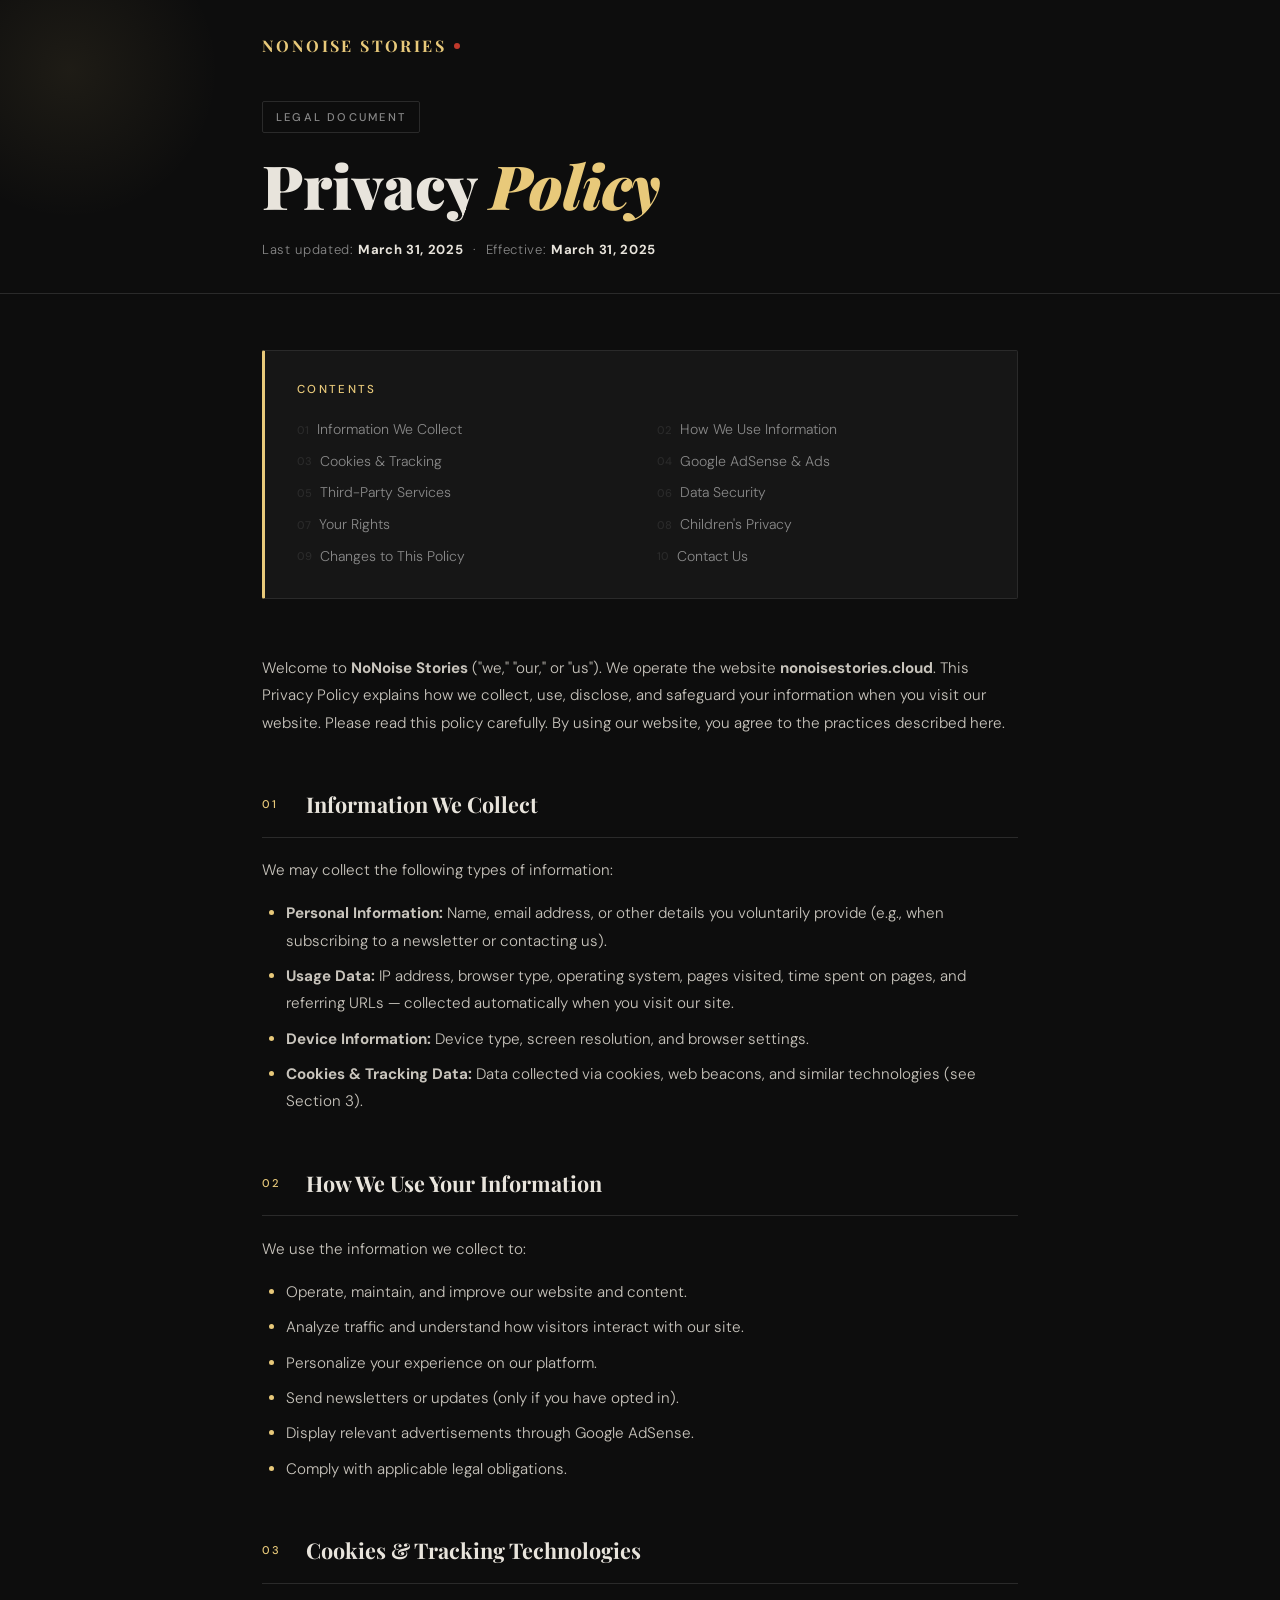
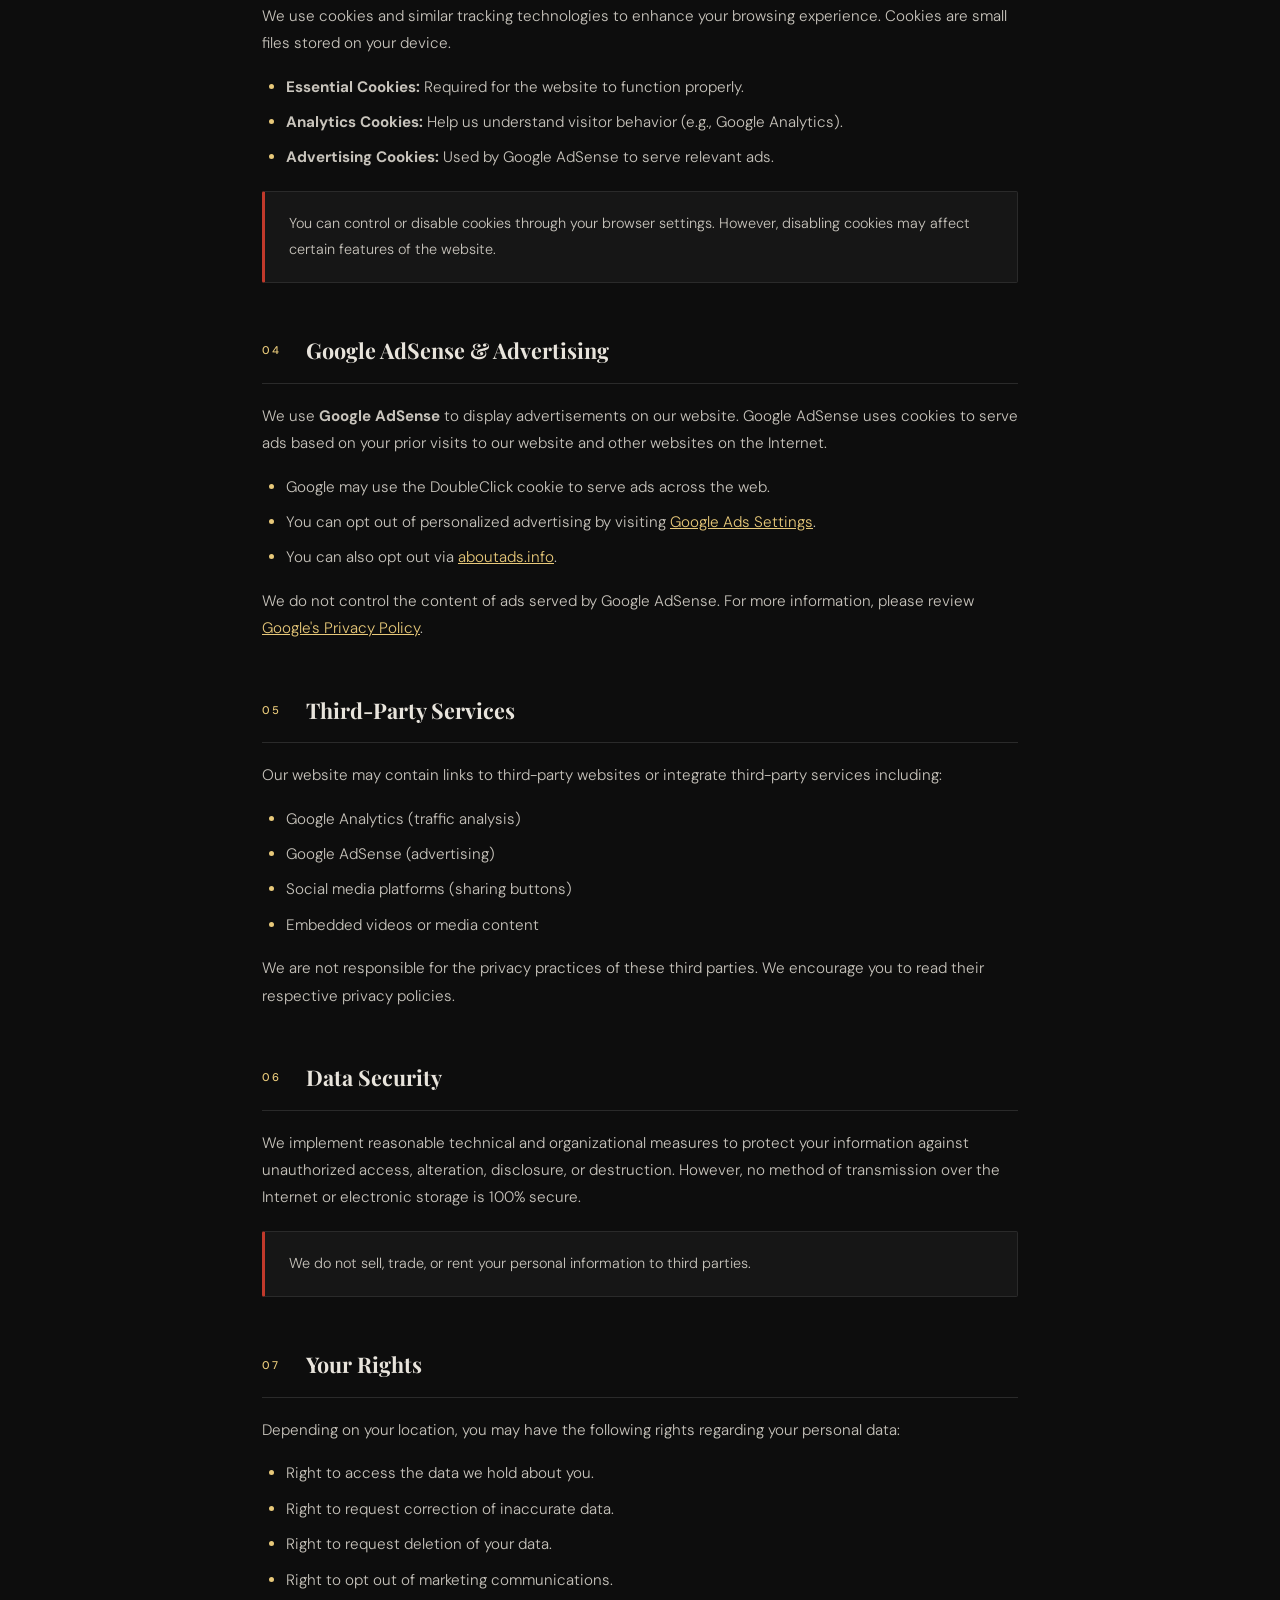
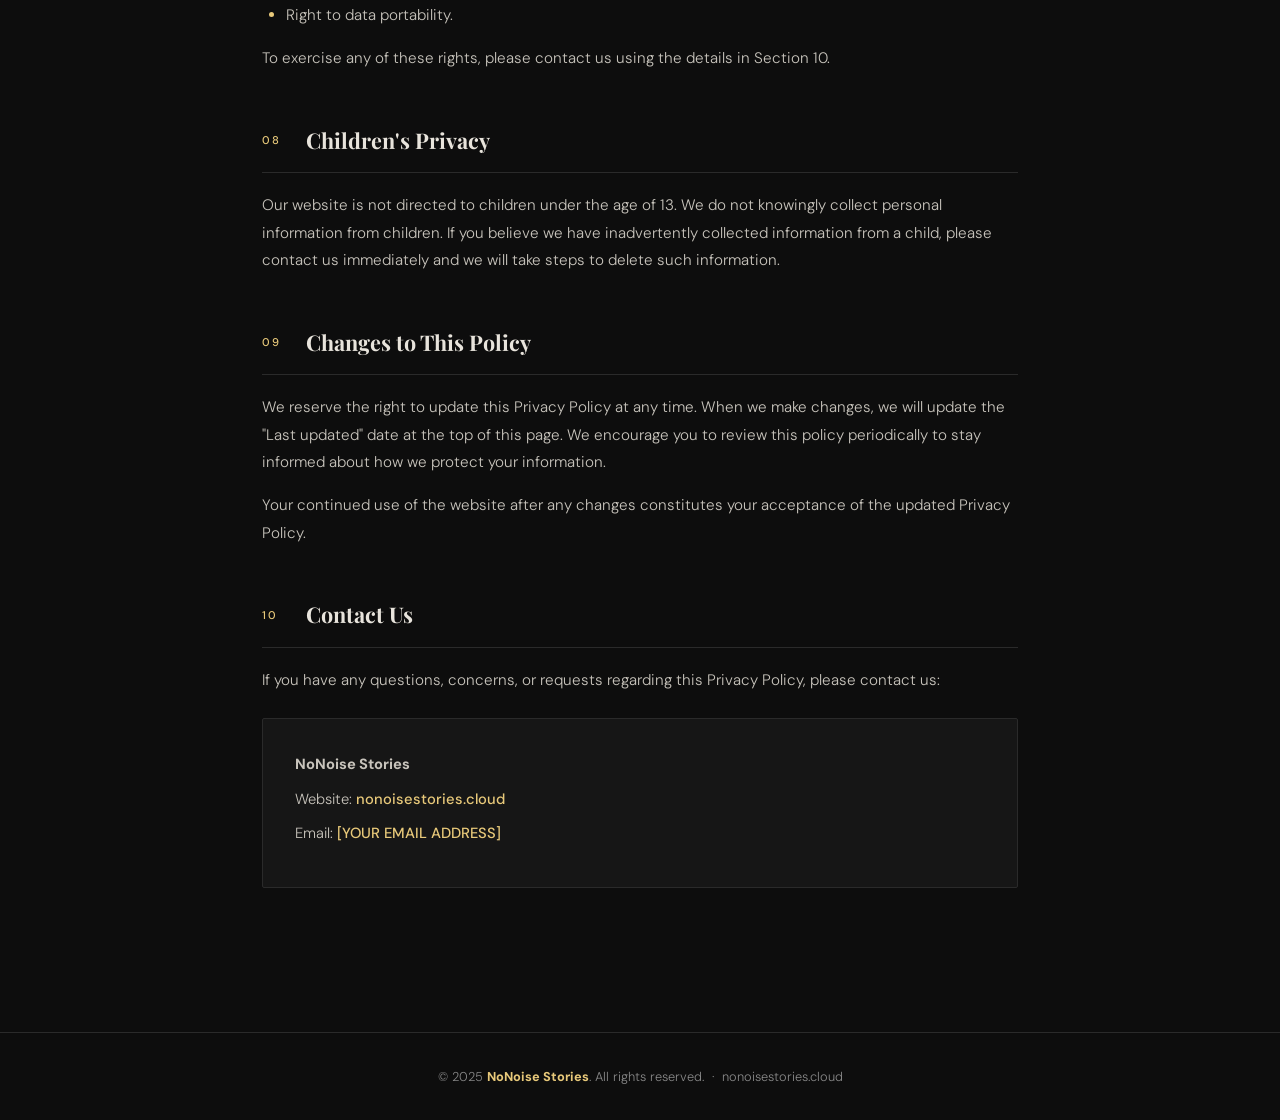
<file: hhjhjh.html>
<!DOCTYPE html>
<html lang="en">
<head>
  <meta charset="UTF-8" />
  <meta name="viewport" content="width=device-width, initial-scale=1.0"/>
  <title>Privacy Policy – NoNoise Stories</title>
  <link href="https://fonts.googleapis.com/css2?family=Playfair+Display:wght@700;900&family=DM+Sans:wght@300;400;500&display=swap" rel="stylesheet"/>
  <style>
    :root {
      --bg: #0d0d0d;
      --surface: #161616;
      --border: #2a2a2a;
      --accent: #e8c97a;
      --accent2: #c0392b;
      --text: #e8e4dc;
      --muted: #888;
    }

    * { margin: 0; padding: 0; box-sizing: border-box; }

    body {
      background: var(--bg);
      color: var(--text);
      font-family: 'DM Sans', sans-serif;
      font-weight: 300;
      line-height: 1.8;
      min-height: 100vh;
    }

    /* Header */
    header {
      border-bottom: 1px solid var(--border);
      padding: 2rem 0 0;
      position: relative;
      overflow: hidden;
    }
    header::before {
      content: '';
      position: absolute;
      top: -80px; left: -80px;
      width: 300px; height: 300px;
      background: radial-gradient(circle, rgba(232,201,122,0.08) 0%, transparent 70%);
      pointer-events: none;
    }
    .header-inner {
      max-width: 820px;
      margin: 0 auto;
      padding: 0 2rem 2rem;
    }
    .brand {
      font-family: 'Playfair Display', serif;
      font-size: 1rem;
      font-weight: 700;
      color: var(--accent);
      letter-spacing: 0.15em;
      text-transform: uppercase;
      display: flex;
      align-items: center;
      gap: 0.5rem;
      margin-bottom: 2.5rem;
      text-decoration: none;
    }
    .brand span {
      display: inline-block;
      width: 6px; height: 6px;
      background: var(--accent2);
      border-radius: 50%;
    }
    .header-tag {
      display: inline-block;
      font-size: 0.7rem;
      font-weight: 500;
      letter-spacing: 0.2em;
      text-transform: uppercase;
      color: var(--muted);
      border: 1px solid var(--border);
      padding: 0.3rem 0.8rem;
      border-radius: 2px;
      margin-bottom: 1.2rem;
    }
    header h1 {
      font-family: 'Playfair Display', serif;
      font-size: clamp(2.2rem, 6vw, 3.8rem);
      font-weight: 900;
      line-height: 1.1;
      color: var(--text);
    }
    header h1 em {
      font-style: italic;
      color: var(--accent);
    }
    .header-meta {
      margin-top: 1.2rem;
      font-size: 0.82rem;
      color: var(--muted);
      letter-spacing: 0.05em;
    }
    .header-meta strong { color: var(--text); }

    /* Layout */
    .container {
      max-width: 820px;
      margin: 0 auto;
      padding: 3.5rem 2rem 6rem;
    }

    /* TOC */
    .toc {
      background: var(--surface);
      border: 1px solid var(--border);
      border-left: 3px solid var(--accent);
      padding: 1.8rem 2rem;
      margin-bottom: 3.5rem;
      border-radius: 2px;
    }
    .toc-title {
      font-size: 0.72rem;
      letter-spacing: 0.2em;
      text-transform: uppercase;
      color: var(--accent);
      font-weight: 500;
      margin-bottom: 1rem;
    }
    .toc ol {
      list-style: none;
      counter-reset: toc-counter;
      display: grid;
      grid-template-columns: 1fr 1fr;
      gap: 0.4rem 2rem;
    }
    @media(max-width: 540px){ .toc ol { grid-template-columns: 1fr; } }
    .toc li { counter-increment: toc-counter; }
    .toc a {
      color: var(--muted);
      text-decoration: none;
      font-size: 0.88rem;
      transition: color 0.2s;
      display: flex;
      align-items: center;
      gap: 0.5rem;
    }
    .toc a::before {
      content: counter(toc-counter, decimal-leading-zero);
      font-size: 0.7rem;
      color: var(--border);
      font-weight: 500;
    }
    .toc a:hover { color: var(--accent); }

    /* Sections */
    section { margin-bottom: 3rem; }
    .section-header {
      display: flex;
      align-items: center;
      gap: 1rem;
      margin-bottom: 1.2rem;
      padding-bottom: 0.8rem;
      border-bottom: 1px solid var(--border);
    }
    .section-num {
      font-size: 0.7rem;
      color: var(--accent);
      font-weight: 500;
      letter-spacing: 0.15em;
      min-width: 28px;
    }
    section h2 {
      font-family: 'Playfair Display', serif;
      font-size: 1.35rem;
      font-weight: 700;
      color: var(--text);
    }
    section p {
      color: #b0ac a4;
      font-size: 0.95rem;
      margin-bottom: 1rem;
      color: #c8c4bc;
    }
    section ul, section ol {
      padding-left: 1.5rem;
      margin-bottom: 1rem;
    }
    section li {
      font-size: 0.95rem;
      color: #c8c4bc;
      margin-bottom: 0.5rem;
    }
    section li::marker { color: var(--accent); }

    .highlight-box {
      background: var(--surface);
      border: 1px solid var(--border);
      border-left: 3px solid var(--accent2);
      padding: 1.2rem 1.5rem;
      border-radius: 2px;
      margin: 1.2rem 0;
      font-size: 0.9rem;
      color: #c8c4bc;
    }

    /* Contact */
    .contact-card {
      background: var(--surface);
      border: 1px solid var(--border);
      padding: 2rem;
      border-radius: 2px;
      margin-top: 1.5rem;
    }
    .contact-card p {
      margin-bottom: 0.5rem;
      font-size: 0.92rem;
    }
    .contact-card a {
      color: var(--accent);
      text-decoration: none;
      font-weight: 500;
    }
    .contact-card a:hover { text-decoration: underline; }

    /* Footer */
    footer {
      border-top: 1px solid var(--border);
      padding: 2rem;
      text-align: center;
      font-size: 0.8rem;
      color: var(--muted);
    }
    footer strong { color: var(--accent); }

    /* Divider */
    hr {
      border: none;
      border-top: 1px solid var(--border);
      margin: 2rem 0;
    }

    /* Scroll smooth */
    html { scroll-behavior: smooth; }

    /* Fade in */
    @keyframes fadeUp {
      from { opacity: 0; transform: translateY(16px); }
      to { opacity: 1; transform: translateY(0); }
    }
    .container > * {
      animation: fadeUp 0.5s ease both;
    }
    .container > *:nth-child(1) { animation-delay: 0.05s; }
    .container > *:nth-child(2) { animation-delay: 0.1s; }
    .container > *:nth-child(3) { animation-delay: 0.15s; }
    .container > *:nth-child(4) { animation-delay: 0.2s; }
  </style>
</head>
<body>

<header>
  <div class="header-inner">
    <a class="brand" href="https://nonoisestories.cloud">NoNoise Stories <span></span></a>
    <div class="header-tag">Legal Document</div>
    <h1>Privacy <em>Policy</em></h1>
    <p class="header-meta">
      Last updated: <strong>March 31, 2025</strong> &nbsp;·&nbsp; Effective: <strong>March 31, 2025</strong>
    </p>
  </div>
</header>

<div class="container">

  <!-- TOC -->
  <nav class="toc" aria-label="Table of Contents">
    <div class="toc-title">Contents</div>
    <ol>
      <li><a href="#s1">Information We Collect</a></li>
      <li><a href="#s2">How We Use Information</a></li>
      <li><a href="#s3">Cookies & Tracking</a></li>
      <li><a href="#s4">Google AdSense & Ads</a></li>
      <li><a href="#s5">Third-Party Services</a></li>
      <li><a href="#s6">Data Security</a></li>
      <li><a href="#s7">Your Rights</a></li>
      <li><a href="#s8">Children's Privacy</a></li>
      <li><a href="#s9">Changes to This Policy</a></li>
      <li><a href="#s10">Contact Us</a></li>
    </ol>
  </nav>

  <!-- Intro -->
  <section>
    <p>Welcome to <strong>NoNoise Stories</strong> ("we," "our," or "us"). We operate the website <strong>nonoisestories.cloud</strong>. This Privacy Policy explains how we collect, use, disclose, and safeguard your information when you visit our website. Please read this policy carefully. By using our website, you agree to the practices described here.</p>
  </section>

  <!-- 1 -->
  <section id="s1">
    <div class="section-header">
      <span class="section-num">01</span>
      <h2>Information We Collect</h2>
    </div>
    <p>We may collect the following types of information:</p>
    <ul>
      <li><strong>Personal Information:</strong> Name, email address, or other details you voluntarily provide (e.g., when subscribing to a newsletter or contacting us).</li>
      <li><strong>Usage Data:</strong> IP address, browser type, operating system, pages visited, time spent on pages, and referring URLs — collected automatically when you visit our site.</li>
      <li><strong>Device Information:</strong> Device type, screen resolution, and browser settings.</li>
      <li><strong>Cookies & Tracking Data:</strong> Data collected via cookies, web beacons, and similar technologies (see Section 3).</li>
    </ul>
  </section>

  <!-- 2 -->
  <section id="s2">
    <div class="section-header">
      <span class="section-num">02</span>
      <h2>How We Use Your Information</h2>
    </div>
    <p>We use the information we collect to:</p>
    <ul>
      <li>Operate, maintain, and improve our website and content.</li>
      <li>Analyze traffic and understand how visitors interact with our site.</li>
      <li>Personalize your experience on our platform.</li>
      <li>Send newsletters or updates (only if you have opted in).</li>
      <li>Display relevant advertisements through Google AdSense.</li>
      <li>Comply with applicable legal obligations.</li>
    </ul>
  </section>

  <!-- 3 -->
  <section id="s3">
    <div class="section-header">
      <span class="section-num">03</span>
      <h2>Cookies &amp; Tracking Technologies</h2>
    </div>
    <p>We use cookies and similar tracking technologies to enhance your browsing experience. Cookies are small files stored on your device.</p>
    <ul>
      <li><strong>Essential Cookies:</strong> Required for the website to function properly.</li>
      <li><strong>Analytics Cookies:</strong> Help us understand visitor behavior (e.g., Google Analytics).</li>
      <li><strong>Advertising Cookies:</strong> Used by Google AdSense to serve relevant ads.</li>
    </ul>
    <div class="highlight-box">
      You can control or disable cookies through your browser settings. However, disabling cookies may affect certain features of the website.
    </div>
  </section>

  <!-- 4 -->
  <section id="s4">
    <div class="section-header">
      <span class="section-num">04</span>
      <h2>Google AdSense &amp; Advertising</h2>
    </div>
    <p>We use <strong>Google AdSense</strong> to display advertisements on our website. Google AdSense uses cookies to serve ads based on your prior visits to our website and other websites on the Internet.</p>
    <ul>
      <li>Google may use the DoubleClick cookie to serve ads across the web.</li>
      <li>You can opt out of personalized advertising by visiting <a href="https://www.google.com/settings/ads" style="color:var(--accent)">Google Ads Settings</a>.</li>
      <li>You can also opt out via <a href="https://www.aboutads.info" style="color:var(--accent)">aboutads.info</a>.</li>
    </ul>
    <p>We do not control the content of ads served by Google AdSense. For more information, please review <a href="https://policies.google.com/privacy" style="color:var(--accent)">Google's Privacy Policy</a>.</p>
  </section>

  <!-- 5 -->
  <section id="s5">
    <div class="section-header">
      <span class="section-num">05</span>
      <h2>Third-Party Services</h2>
    </div>
    <p>Our website may contain links to third-party websites or integrate third-party services including:</p>
    <ul>
      <li>Google Analytics (traffic analysis)</li>
      <li>Google AdSense (advertising)</li>
      <li>Social media platforms (sharing buttons)</li>
      <li>Embedded videos or media content</li>
    </ul>
    <p>We are not responsible for the privacy practices of these third parties. We encourage you to read their respective privacy policies.</p>
  </section>

  <!-- 6 -->
  <section id="s6">
    <div class="section-header">
      <span class="section-num">06</span>
      <h2>Data Security</h2>
    </div>
    <p>We implement reasonable technical and organizational measures to protect your information against unauthorized access, alteration, disclosure, or destruction. However, no method of transmission over the Internet or electronic storage is 100% secure.</p>
    <div class="highlight-box">
      We do not sell, trade, or rent your personal information to third parties.
    </div>
  </section>

  <!-- 7 -->
  <section id="s7">
    <div class="section-header">
      <span class="section-num">07</span>
      <h2>Your Rights</h2>
    </div>
    <p>Depending on your location, you may have the following rights regarding your personal data:</p>
    <ul>
      <li>Right to access the data we hold about you.</li>
      <li>Right to request correction of inaccurate data.</li>
      <li>Right to request deletion of your data.</li>
      <li>Right to opt out of marketing communications.</li>
      <li>Right to data portability.</li>
    </ul>
    <p>To exercise any of these rights, please contact us using the details in Section 10.</p>
  </section>

  <!-- 8 -->
  <section id="s8">
    <div class="section-header">
      <span class="section-num">08</span>
      <h2>Children's Privacy</h2>
    </div>
    <p>Our website is not directed to children under the age of 13. We do not knowingly collect personal information from children. If you believe we have inadvertently collected information from a child, please contact us immediately and we will take steps to delete such information.</p>
  </section>

  <!-- 9 -->
  <section id="s9">
    <div class="section-header">
      <span class="section-num">09</span>
      <h2>Changes to This Policy</h2>
    </div>
    <p>We reserve the right to update this Privacy Policy at any time. When we make changes, we will update the "Last updated" date at the top of this page. We encourage you to review this policy periodically to stay informed about how we protect your information.</p>
    <p>Your continued use of the website after any changes constitutes your acceptance of the updated Privacy Policy.</p>
  </section>

  <!-- 10 -->
  <section id="s10">
    <div class="section-header">
      <span class="section-num">10</span>
      <h2>Contact Us</h2>
    </div>
    <p>If you have any questions, concerns, or requests regarding this Privacy Policy, please contact us:</p>
    <div class="contact-card">
      <p><strong>NoNoise Stories</strong></p>
      <p>Website: <a href="https://nonoisestories.cloud">nonoisestories.cloud</a></p>
      <p>Email: <a href="mailto:your@email.com">[YOUR EMAIL ADDRESS]</a></p>
    </div>
  </section>

</div>

<footer>
  <p>&copy; 2025 <strong>NoNoise Stories</strong>. All rights reserved. &nbsp;·&nbsp; nonoisestories.cloud</p>
</footer>

</body>
</html>
</file>
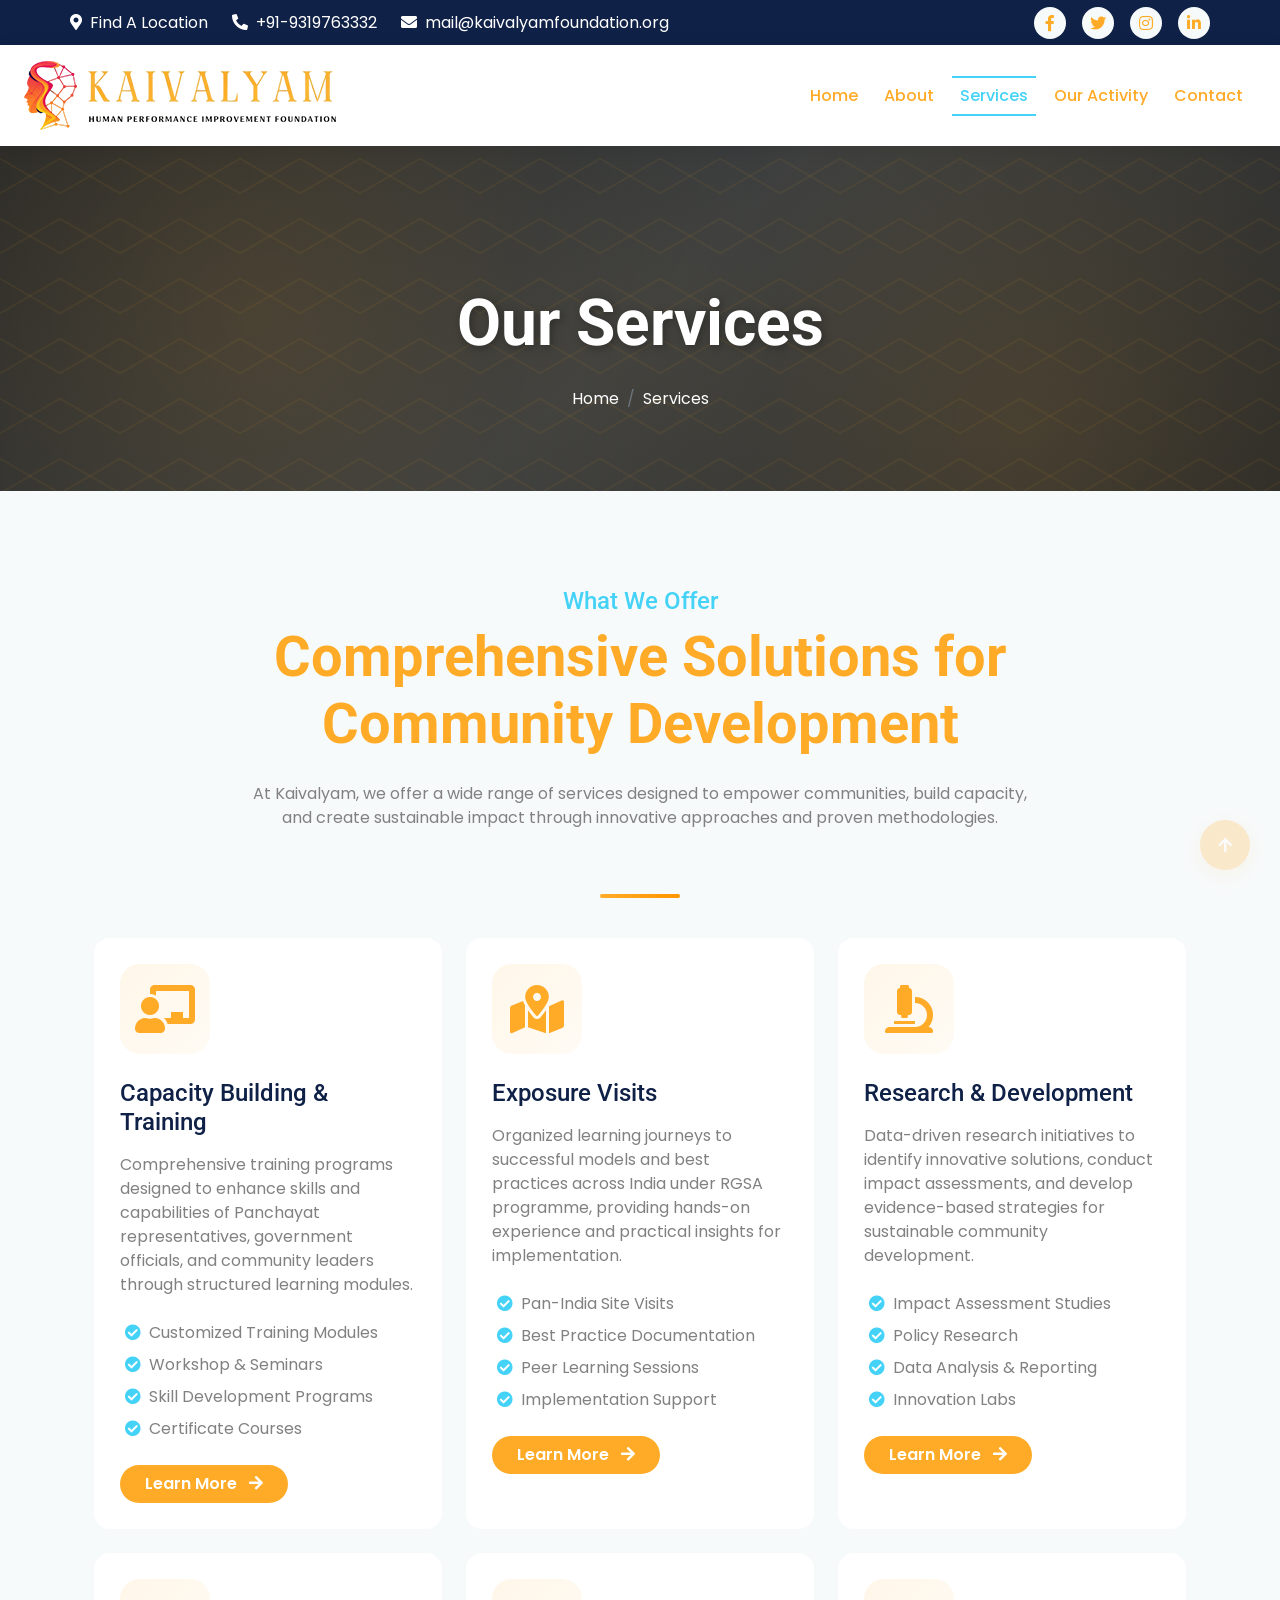
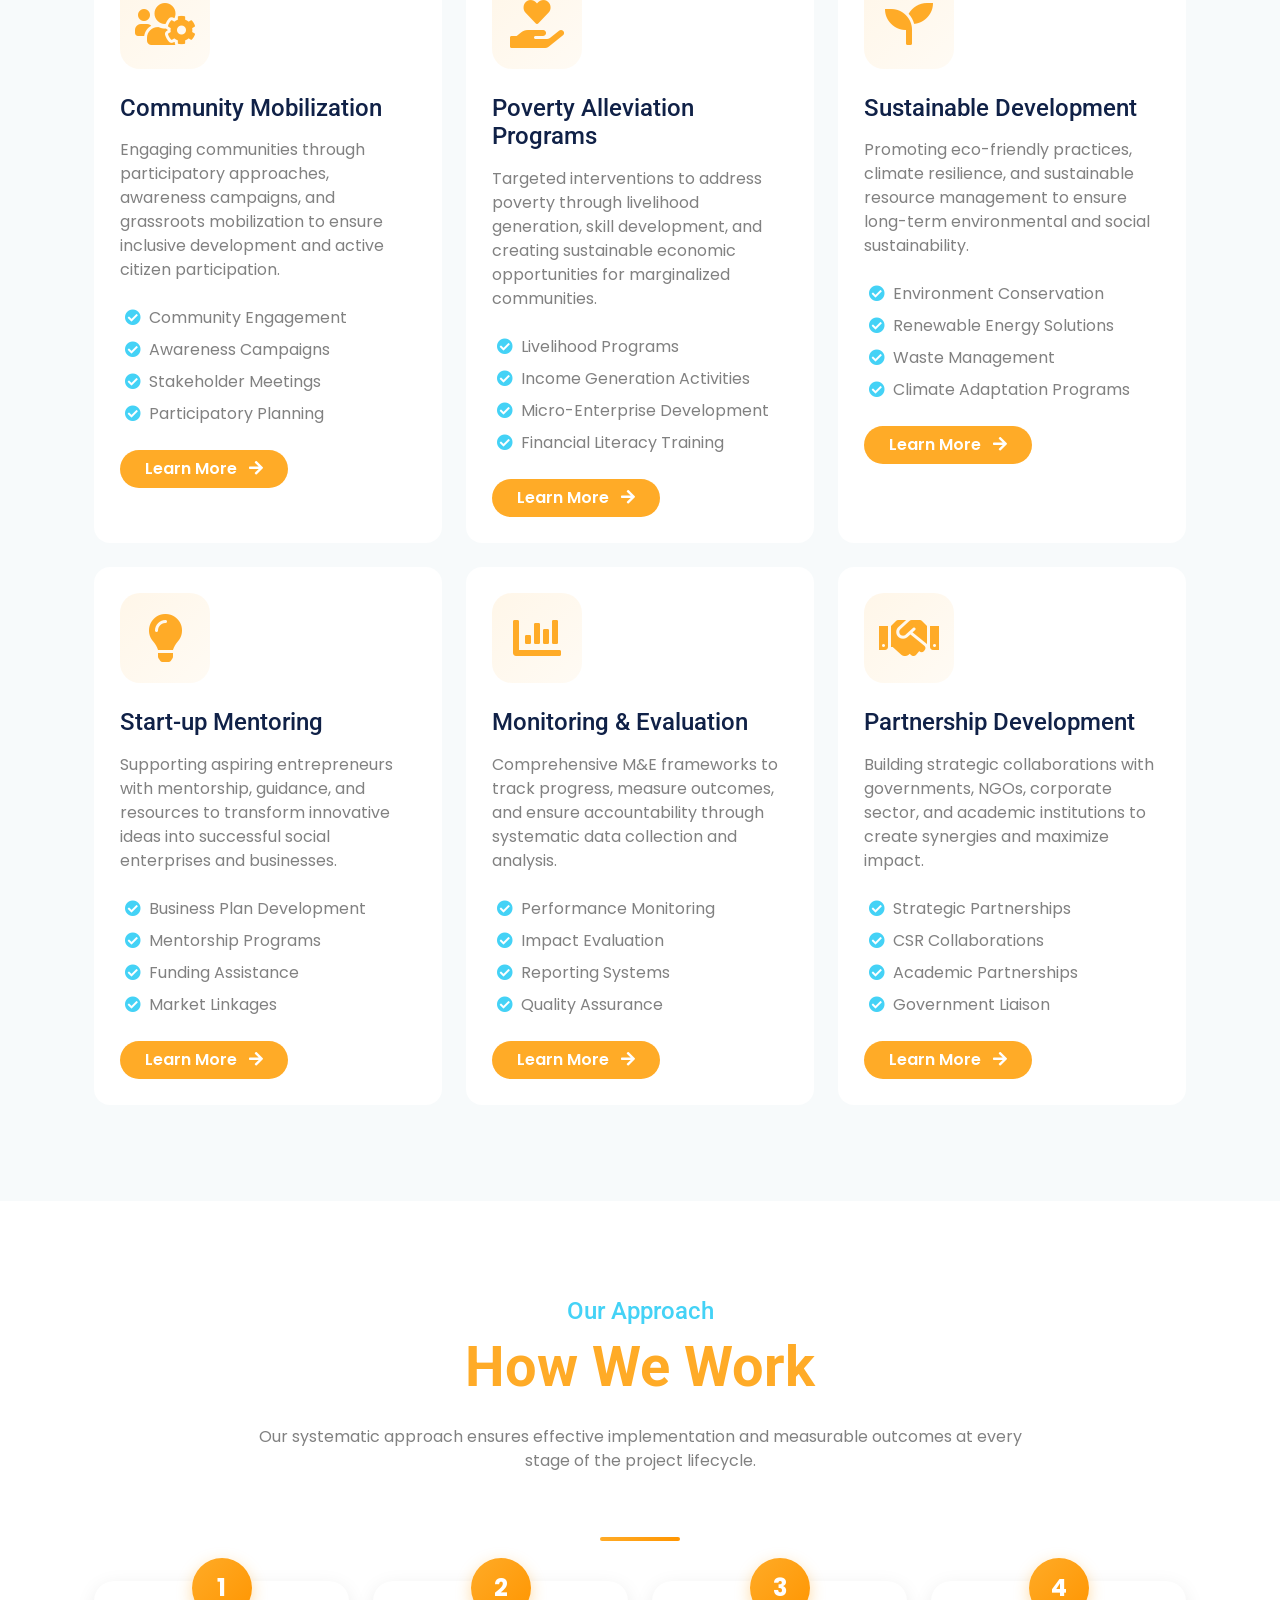
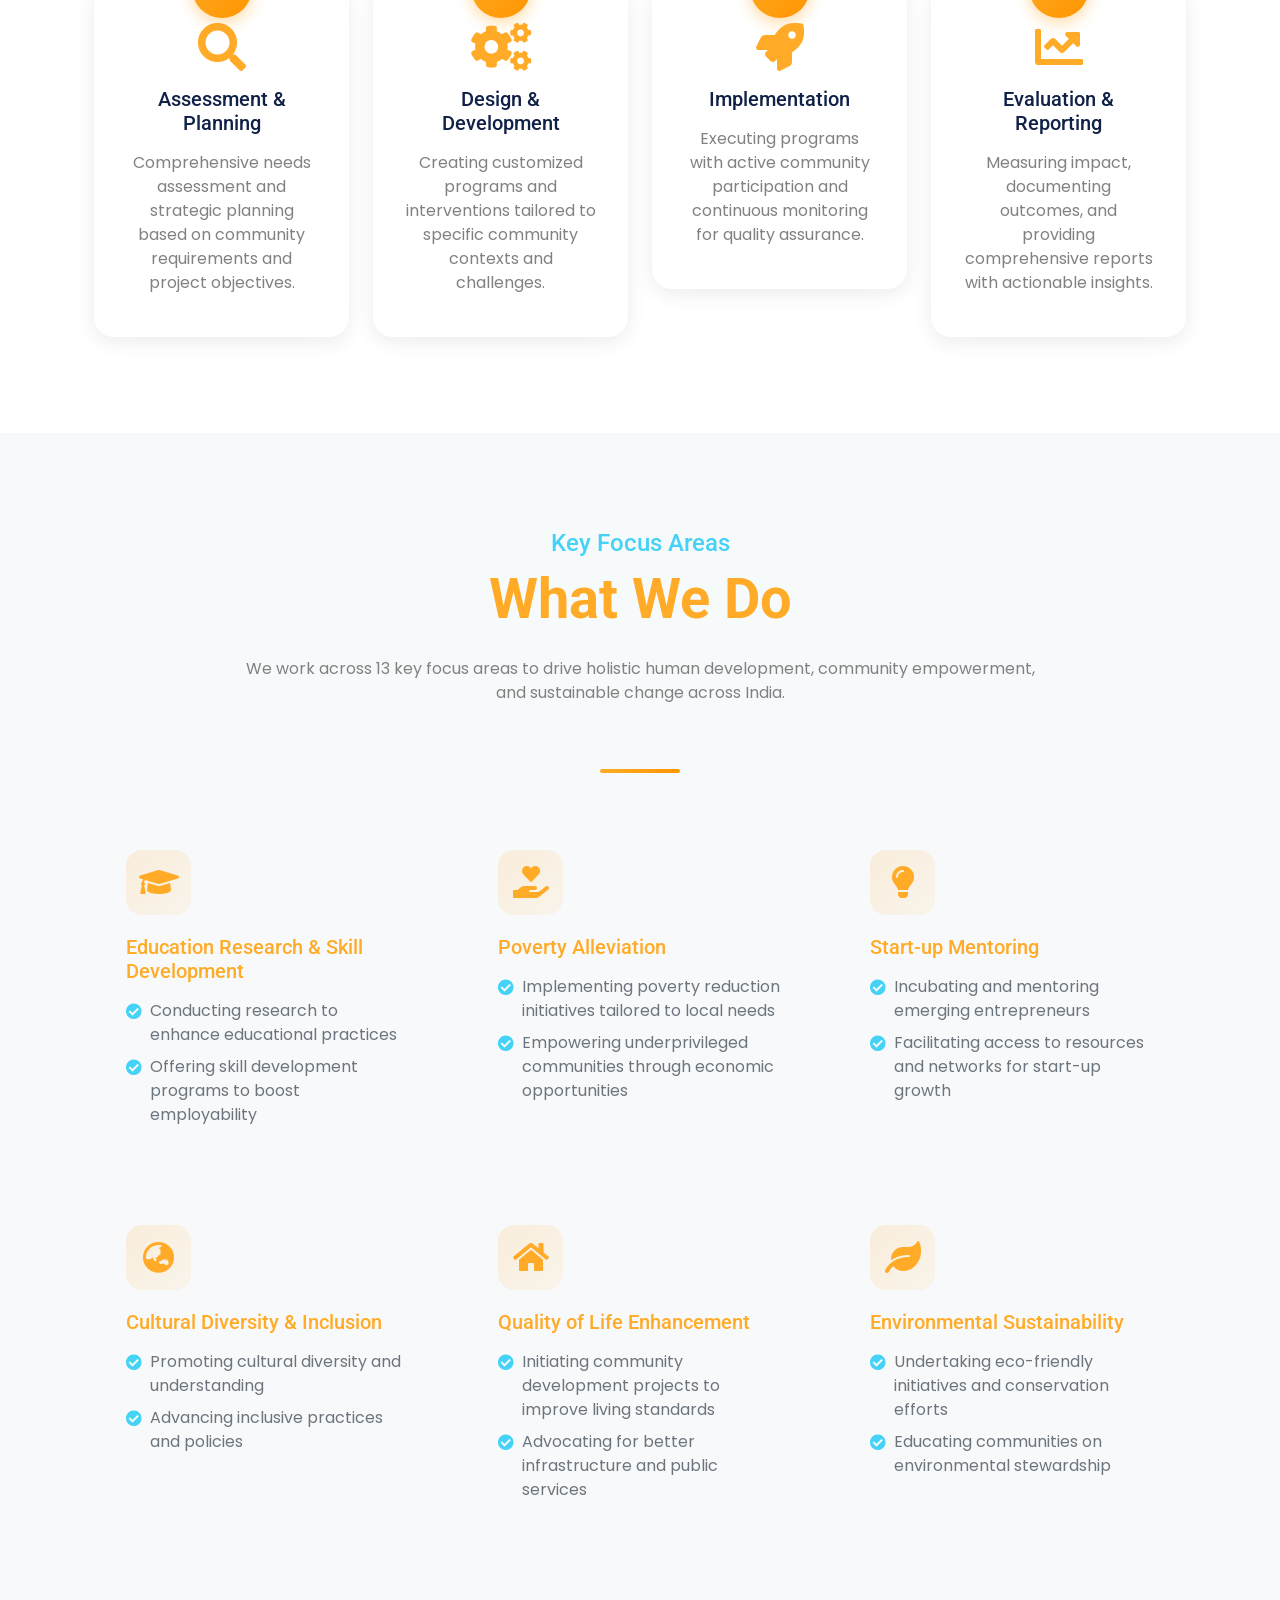
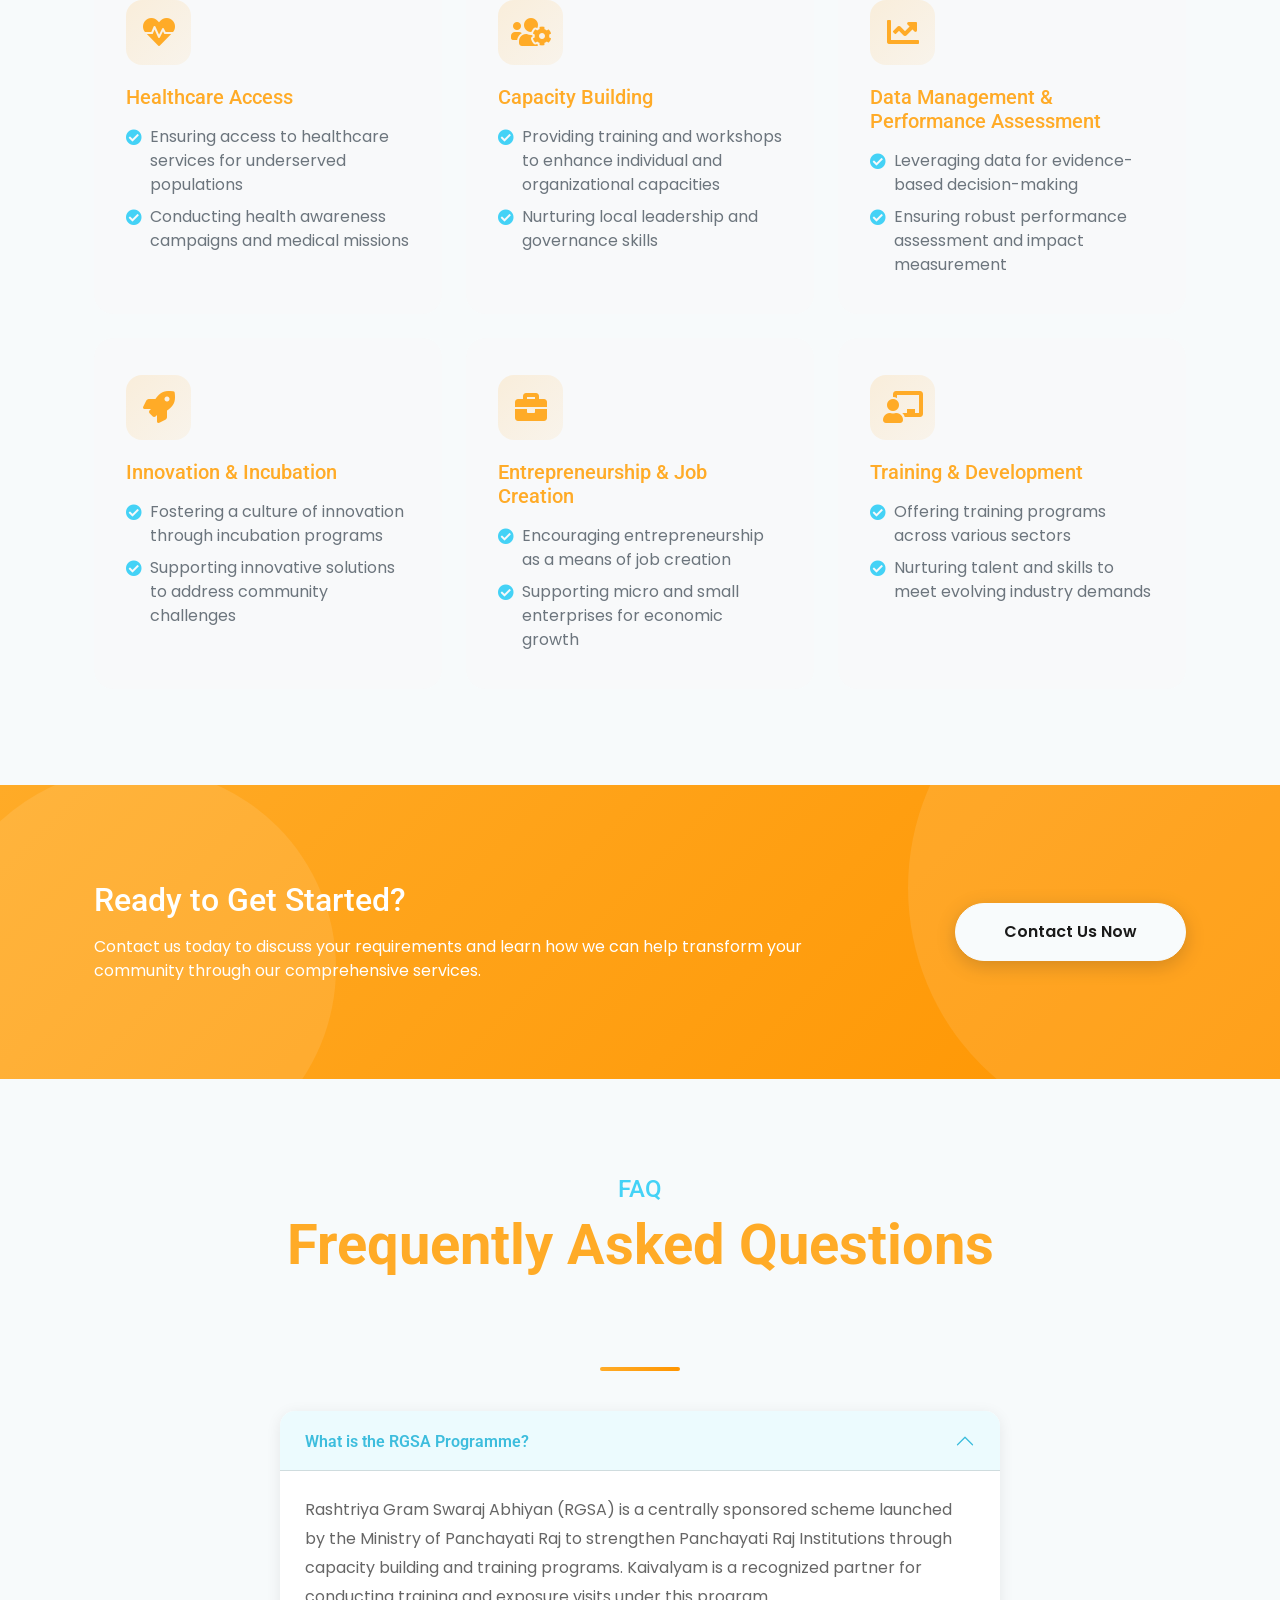
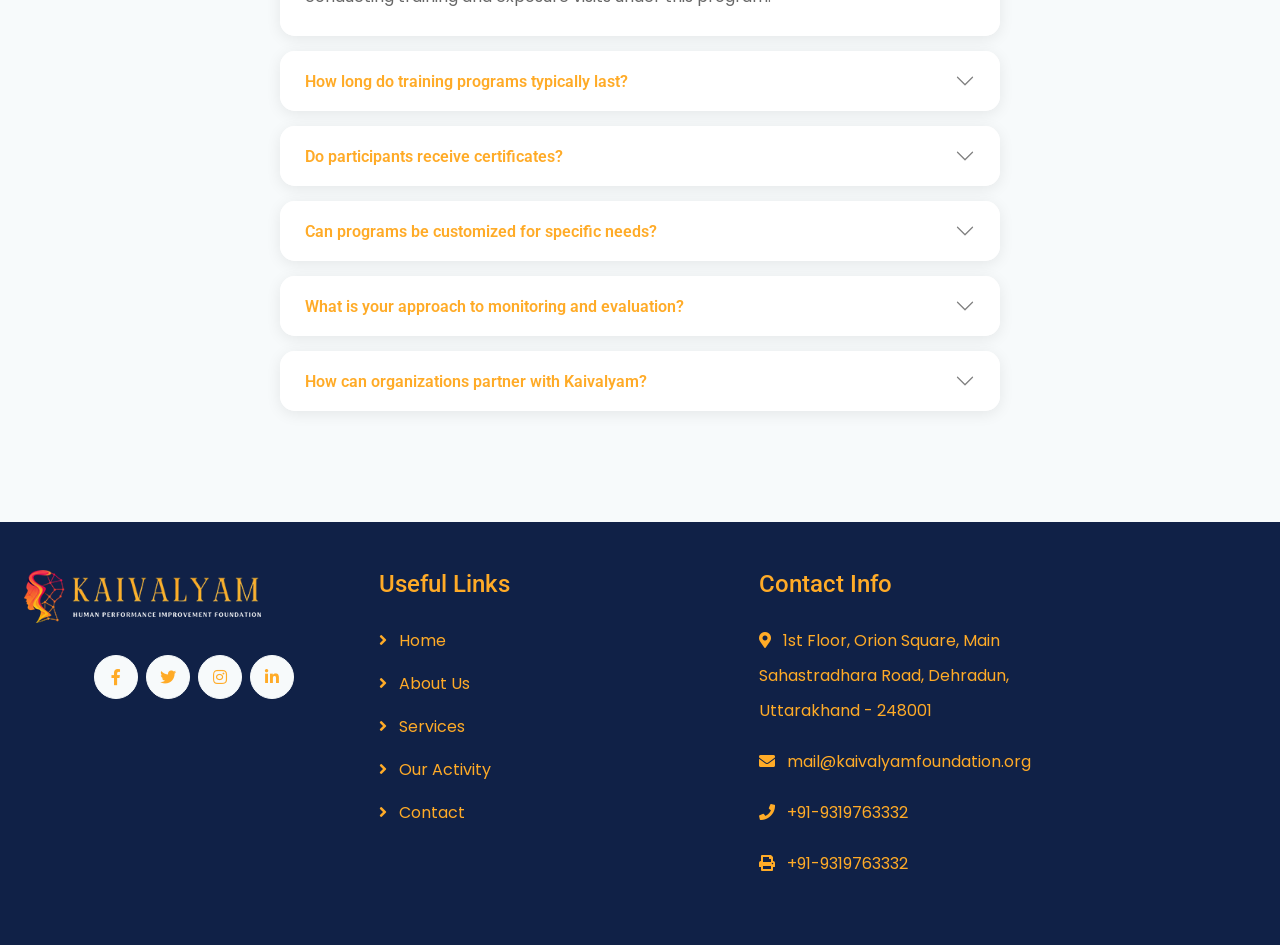
<file: service.html>
<!DOCTYPE html>
<html lang="en">

<head>
    <meta charset="utf-8">
    <title>Our Services - Kaivalyam Foundation</title>
    <meta content="width=device-width, initial-scale=1.0" name="viewport">
    <meta content="Kaivalyam Services, Training Programs, Capacity Building" name="keywords">
    <meta content="Comprehensive services for community development and human performance improvement" name="description">

    <link rel="preconnect" href="https://fonts.googleapis.com">
    <link rel="preconnect" href="https://fonts.gstatic.com" crossorigin>
    <link href="https://fonts.googleapis.com/css2?family=Open+Sans:wght@400;500;600;700&family=Roboto:wght@400;500;700&family=Poppins:wght@300;400;500;600;700&display=swap" rel="stylesheet">

    <link rel="stylesheet" href="https://use.fontawesome.com/releases/v5.15.4/css/all.css"/>
    <link href="https://cdn.jsdelivr.net/npm/bootstrap-icons@1.4.1/font/bootstrap-icons.css" rel="stylesheet">

    <link rel="stylesheet" href="https://cdnjs.cloudflare.com/ajax/libs/animate.css/4.1.1/animate.min.css"/>
    <link href="lib/animate/animate.min.css" rel="stylesheet">
    <link href="lib/owlcarousel/assets/owl.carousel.min.css" rel="stylesheet">
    <link href="lib/lightbox/css/lightbox.min.css" rel="stylesheet">

    <link href="https://cdn.jsdelivr.net/npm/bootstrap@5.3.2/dist/css/bootstrap.min.css" rel="stylesheet">
    <link rel="stylesheet" href="https://cdn.jsdelivr.net/npm/bootstrap-icons@1.11.1/font/bootstrap-icons.css">

    <link href="css/bootstrap.min.css" rel="stylesheet">
    <link href="css/style.css" rel="stylesheet">

    <style>
        :root {
            --primary-orange: #ffab27;
            --primary-blue: #007bff;
            --dark-bg: #212529;
        }

        body {
            font-family: 'Poppins', sans-serif;
        }

       
        .topbar a:hover {
            color: var(--primary-orange) !important;
        }

        .navbar {
            box-shadow: 0 2px 15px rgba(0, 0, 0, 0.1);
        }

        .navbar-brand img {
            transition: transform 0.3s;
        }

        .navbar-brand img:hover {
            transform: scale(1.05);
        }

        .nav-link {
            position: relative;
            font-weight: 500;
            transition: all 0.3s;
        }

        .nav-link::after {
            content: '';
            position: absolute;
            bottom: -5px;
            left: 0;
            width: 0;
            height: 3px;
            background: var(--primary-orange);
            transition: width 0.3s;
        }

        .nav-link:hover::after,
        .nav-link.active::after {
            width: 100%;
        }
        .page-header {
            position: relative;
            background: linear-gradient(135deg, #212529 0%, #343a40 50%, #212529 100%);
            padding: 140px 0 80px;
            overflow: hidden;
        }

        .page-header::before {
            content: '';
            position: absolute;
            top: 0; left: 0; right: 0; bottom: 0;
            background: 
                radial-gradient(circle at 20% 50%, rgba(255, 171, 39, 0.15) 0%, transparent 50%),
                radial-gradient(circle at 80% 80%, rgba(255, 171, 39, 0.15) 0%, transparent 50%);
        }

        .page-header::after {
            content: '';
            position: absolute;
            top: 0; left: 0; right: 0; bottom: 0;
            background-image: 
                linear-gradient(30deg, transparent 48%, rgba(255, 171, 39, 0.08) 50%, transparent 52%),
                linear-gradient(-30deg, transparent 48%, rgba(255, 171, 39, 0.08) 50%, transparent 52%);
            background-size: 60px 60px;
        }

        .page-header h1 {
            position: relative;
            z-index: 2;
            color: white;
            text-shadow: 2px 2px 8px rgba(0,0,0,0.3);
        }

        .breadcrumb {
            position: relative;
            z-index: 2;
        }
        .service-detail-card {
            transition: all 0.4s ease;
            border: 2px solid transparent;
            background: white;
            position: relative;
            overflow: hidden;
        }

        .service-detail-card::before {
            content: '';
            position: absolute;
            top: 0; left: 0; right: 0;
            height: 5px;
            background: linear-gradient(90deg, var(--primary-orange), #ff9500);
            transform: scaleX(0);
            transition: transform 0.4s;
            z-index: 1;
        }

        .service-detail-card:hover {
            transform: translateY(-15px);
            box-shadow: 0 20px 50px rgba(255, 171, 39, 0.3);
            border-color: rgba(255, 171, 39, 0.3);
        }

        .service-detail-card:hover::before {
            transform: scaleX(1);
        }

        .service-icon-box {
            width: 90px;
            height: 90px;
            display: flex;
            align-items: center;
            justify-content: center;
            border-radius: 20px;
            margin-bottom: 25px;
            background: linear-gradient(135deg, rgba(255, 171, 39, 0.1), rgba(255, 171, 39, 0.05));
            transition: all 0.4s;
        }

        .service-detail-card:hover .service-icon-box {
            transform: rotateY(360deg);
            background: linear-gradient(135deg, rgba(255, 171, 39, 0.2), rgba(255, 171, 39, 0.1));
        }

        .service-detail-card .btn {
            transition: all 0.3s;
            position: relative;
            overflow: hidden;
        }

        .service-detail-card .btn::before {
            content: '';
            position: absolute;
            top: 50%; left: 50%;
            width: 0; height: 0;
            border-radius: 50%;
            background: rgba(255,255,255,0.2);
            transform: translate(-50%, -50%);
            transition: width 0.6s, height 0.6s;
        }

        .service-detail-card .btn:hover::before {
            width: 300px; height: 300px;
        }

        .service-detail-card ul li {
            transition: all 0.3s;
            padding-left: 5px;
        }

        .service-detail-card:hover ul li {
            padding-left: 10px;
        }
        .process-step {
            position: relative;
            padding: 40px 30px;
            background: white;
            border-radius: 20px;
            box-shadow: 0 5px 20px rgba(0,0,0,0.08);
            transition: all 0.4s ease;
            border: 2px solid transparent;
        }

        .process-step:hover {
            transform: translateY(-10px);
            box-shadow: 0 20px 50px rgba(255, 171, 39, 0.2);
            border-color: rgba(255, 171, 39, 0.3);
        }

        .process-number {
            position: absolute;
            top: -25px;
            left: 50%;
            transform: translateX(-50%);
            width: 60px; height: 60px;
            background: linear-gradient(135deg, var(--primary-orange) 0%, #ff9500 100%);
            border-radius: 50%;
            display: flex;
            align-items: center;
            justify-content: center;
            color: white;
            font-weight: bold;
            font-size: 24px;
            box-shadow: 0 5px 15px rgba(255, 171, 39, 0.4);
            transition: all 0.3s;
        }

        .process-step:hover .process-number {
            transform: translateX(-50%) scale(1.1) rotate(360deg);
        }

        .process-step i { transition: all 0.3s; }
        .process-step:hover i {
            transform: scale(1.1);
            color: var(--primary-orange) !important;
        }
        .wwd-card {
            background: #f8f9fa;
            border: 2px solid transparent;
            border-radius: 20px;
            padding: 35px 30px;
            height: 100%;
            transition: all 0.4s ease;
            position: relative;
            overflow: hidden;
        }

        .wwd-card::before {
            content: '';
            position: absolute;
            top: 0; left: 0; right: 0;
            height: 5px;
            background: linear-gradient(90deg, var(--primary-orange), #ff9500);
            transform: scaleX(0);
            transition: transform 0.4s;
        }

        .wwd-card:hover {
            transform: translateY(-12px);
            box-shadow: 0 20px 50px rgba(255, 171, 39, 0.2);
            border-color: rgba(255, 171, 39, 0.35);
            background: white;
        }

        .wwd-card:hover::before {
            transform: scaleX(1);
        }

        .wwd-icon-box {
            width: 65px;
            height: 65px;
            background: linear-gradient(135deg, rgba(255, 171, 39, 0.15), rgba(255, 171, 39, 0.07));
            border-radius: 16px;
            display: flex;
            align-items: center;
            justify-content: center;
            margin-bottom: 20px;
            transition: all 0.4s;
        }

        .wwd-card:hover .wwd-icon-box {
            background: linear-gradient(135deg, var(--primary-orange), #ff9500);
            transform: rotate(5deg) scale(1.05);
            box-shadow: 0 8px 20px rgba(255, 171, 39, 0.35);
        }

        .wwd-card:hover .wwd-icon-box i {
            color: white !important;
        }

        .wwd-card ul li {
            transition: padding-left 0.3s;
        }

        .wwd-card:hover ul li {
            padding-left: 5px;
        }
        .cta-section {
            background: linear-gradient(135deg, var(--primary-orange) 0%, #ff9500 100%);
            position: relative;
            overflow: hidden;
        }

        .cta-section::before {
            content: '';
            position: absolute;
            top: -50%; right: -10%;
            width: 500px; height: 500px;
            background: rgba(255,255,255,0.1);
            border-radius: 50%;
        }

        .cta-section::after {
            content: '';
            position: absolute;
            bottom: -30%; left: -5%;
            width: 400px; height: 400px;
            background: rgba(255,255,255,0.1);
            border-radius: 50%;
        }

        .cta-section .btn-light {
            transition: all 0.3s;
            box-shadow: 0 5px 20px rgba(0,0,0,0.2);
        }

        .cta-section .btn-light:hover {
            transform: translateY(-3px);
            box-shadow: 0 8px 25px rgba(0,0,0,0.3);
        }
        .accordion-item {
            border: none !important;
            margin-bottom: 15px;
            border-radius: 15px !important;
            overflow: hidden;
            box-shadow: 0 3px 15px rgba(0,0,0,0.08);
            transition: all 0.3s;
        }

        

        .accordion-item:hover {
            box-shadow: 0 8px 25px rgba(255, 171, 39, 0.2);
        }

        .accordion-button {
            background: white;
            font-weight: 600;
            padding: 20px 25px;
            border: none;
            transition: all 0.3s;
        }

       
        .accordion-body {
            padding: 25px;
            background: white;
            color: #666;
            line-height: 1.8;
        }
        .section-title-enhanced {
            position: relative;
            margin-bottom: 60px;
        }

        .section-title-enhanced::after {
            content: '';
            position: absolute;
            bottom: -20px;
            left: 50%;
            transform: translateX(-50%);
            width: 80px; height: 4px;
            background: linear-gradient(90deg, var(--primary-orange), #ff9500);
            border-radius: 2px;
        }
        .back-to-top {
            position: fixed;
            bottom: 30px; right: 30px;
            width: 50px; height: 50px;
            border-radius: 50%;
            background: var(--primary-orange);
            box-shadow: 0 5px 20px rgba(255, 171, 39, 0.4);
            transition: all 0.3s;
            display: flex;
            align-items: center;
            justify-content: center;
            z-index: 999;
        }

        .back-to-top:hover {
            background: #ff9500;
            transform: translateY(-5px);
            box-shadow: 0 8px 25px rgba(255, 171, 39, 0.6);
        }

        html { scroll-behavior: smooth; }

        @media (max-width: 768px) {
            .page-header { padding: 100px 0 60px; }
            .page-header h1 { font-size: 2.5rem; }
            .process-step { margin-top: 30px; }
        }
    </style>
</head>

<body>

    <div class="container-fluid bg-dark 0 d-none d-lg-block">
        <div class="container px-0">
            <div class="row gx-0 align-items-center" style="height: 45px;">
                <div class="col-lg-8 text-center text-lg-start mb-lg-0">
                    <div class="d-flex flex-wrap">
                        <a href="#" class="text-white me-4"><i class="fas fa-map-marker-alt me-2"></i>Find A Location</a>
                        <a href="tel:+919319763332" class="text-white me-4"><i class="fas fa-phone-alt me-2"></i>+91-9319763332</a>
                        <a href="mailto:mail@kaivalyamfoundation.org" class="text-white me-0"><i class="fas fa-envelope me-2"></i>mail@kaivalyamfoundation.org</a>
                    </div>
                </div>
                <div class="col-lg-4 text-center text-lg-end">
                    <div class="d-flex align-items-center justify-content-end">
                          <a href="#" class="btn btn-primary btn-square rounded-circle nav-fill me-3" style="background-color:#f7fafb; "><i class="fab fa-facebook-f" style="color: #ffab27;"></i></a>
                        <a href="#" class="btn btn-primary btn-square rounded-circle nav-fill me-3" style="background-color:#f7fafb; "><i class="fab fa-twitter" style="color: #ffab27;"></i></a>
                        <a href="#" class="btn btn-primary btn-square rounded-circle nav-fill me-3" style="background-color:#f7fafb; "><i class="fab fa-instagram" style="color: #ffab27;"></i></a>
                        <a href="#" class="btn btn-primary btn-square rounded-circle nav-fill me-0" style="background-color:#f7fafb; "><i class="fab fa-linkedin-in" style="color: #ffab27;"></i></a>
                    </div>
                </div>
            </div>
        </div>
    </div>

    <div class="container-fluid sticky-top px-0">
        <div class="position-absolute" style="left: 0; top: 0; width: 100%; height: 100%;"></div>
        <div class="container px-0">
            <nav class="navbar navbar-expand-lg navbar-dark bg-white py-3 px-4">
                <a href="index.html" class="navbar-brand p-0">
                    <img src="img/logo-black.png" alt="Kaivalyam Foundation">
                </a>
                <button class="navbar-toggler" type="button" data-bs-toggle="collapse" data-bs-target="#navbarCollapse">
                    <span class="fa fa-bars"></span>
                </button>
                <div class="collapse navbar-collapse" id="navbarCollapse">
                    <div class="navbar-nav ms-auto py-0">
                        <a href="index.html" class="nav-item nav-link">Home</a>
                        <a href="about.html" class="nav-item nav-link">About</a>
                        <a href="service.html" class="nav-item nav-link active">Services</a>
                        <a href="project.html" class="nav-item nav-link">Our Activity</a>
                        <a href="contact.html" class="nav-item nav-link">Contact</a>
                    </div>
                </div>
            </nav>
        </div>
    </div>
    <div class="page-header">
        <div class="container">
            <div class="row">
                <div class="col-12 text-center">
                    <h1 class="display-3 text_secondary mb-4 animate__animated animate__fadeInDown">Our Services</h1>
                    <nav aria-label="breadcrumb" class="animate__animated animate__fadeInUp animate__delay-1s">
                        <ol class="breadcrumb justify-content-center mb-0">
                            <li class="breadcrumb-item"><a href="index.html" class="text-white">Home</a></li>
                            <li class="breadcrumb-item text-white active" aria-current="page">Services</li>
                        </ol>
                    </nav>
                </div>
            </div>
        </div>
    </div>
    <section class="py-5 bg-light">
        <div class="container py-5">
            <div class="text-center mx-auto pb-5 section-title-enhanced wow fadeInUp" data-wow-delay="0.1s" style="max-width: 800px;">
                <h4 class="text-primary">What We Offer</h4>
                <h1 class="display-4 mb-4 text_secondary">Comprehensive Solutions for Community Development</h1>
                <p class="mb-0">At Kaivalyam, we offer a wide range of services designed to empower communities, build capacity, and create sustainable impact through innovative approaches and proven methodologies.</p>
            </div>

            <div class="row g-4">
                <div class="col-lg-4 col-md-6 wow fadeInUp" data-wow-delay="0.1s">
                    <div class="service-detail-card rounded-4 p-4 h-100">
                        <div class="service-icon-box">
                            <i class="fas fa-chalkboard-teacher fa-3x text_secondary"></i>
                        </div>
                        <h4 class="mb-3">Capacity Building & Training</h4>
                        <p class="mb-4">Comprehensive training programs designed to enhance skills and capabilities of Panchayat representatives, government officials, and community leaders through structured learning modules.</p>
                        <ul class="list-unstyled mb-4">
                            <li class="mb-2"><i class="fas fa-check-circle text-primary me-2"></i>Customized Training Modules</li>
                            <li class="mb-2"><i class="fas fa-check-circle text-primary me-2"></i>Workshop & Seminars</li>
                            <li class="mb-2"><i class="fas fa-check-circle text-primary me-2"></i>Skill Development Programs</li>
                            <li class="mb-2"><i class="fas fa-check-circle text-primary me-2"></i>Certificate Courses</li>
                        </ul>
                        <a href="#" class="btn rounded-pill px-4 text-white" style="background-color: #ffab27;">Learn More <i class="fas fa-arrow-right ms-2"></i></a>
                    </div>
                </div>

                <div class="col-lg-4 col-md-6 wow fadeInUp" data-wow-delay="0.2s">
                    <div class="service-detail-card rounded-4 p-4 h-100">
                        <div class="service-icon-box">
                            <i class="fas fa-map-marked-alt fa-3x text_secondary"></i>
                        </div>
                        <h4 class="mb-3">Exposure Visits</h4>
                        <p class="mb-4">Organized learning journeys to successful models and best practices across India under RGSA programme, providing hands-on experience and practical insights for implementation.</p>
                        <ul class="list-unstyled mb-4">
                            <li class="mb-2"><i class="fas fa-check-circle text-primary me-2"></i>Pan-India Site Visits</li>
                            <li class="mb-2"><i class="fas fa-check-circle text-primary me-2"></i>Best Practice Documentation</li>
                            <li class="mb-2"><i class="fas fa-check-circle text-primary me-2"></i>Peer Learning Sessions</li>
                            <li class="mb-2"><i class="fas fa-check-circle text-primary me-2"></i>Implementation Support</li>
                        </ul>
                        <a href="#" class="btn text-white rounded-pill px-4" style="background-color: #ffab27;">Learn More <i class="fas fa-arrow-right ms-2"></i></a>
                    </div>
                </div>

                <div class="col-lg-4 col-md-6 wow fadeInUp" data-wow-delay="0.3s">
                    <div class="service-detail-card rounded-4 p-4 h-100">
                        <div class="service-icon-box">
                            <i class="fas fa-microscope fa-3x text_secondary"></i>
                        </div>
                        <h4 class="mb-3">Research & Development</h4>
                        <p class="mb-4">Data-driven research initiatives to identify innovative solutions, conduct impact assessments, and develop evidence-based strategies for sustainable community development.</p>
                        <ul class="list-unstyled mb-4">
                            <li class="mb-2"><i class="fas fa-check-circle text-primary me-2"></i>Impact Assessment Studies</li>
                            <li class="mb-2"><i class="fas fa-check-circle text-primary me-2"></i>Policy Research</li>
                            <li class="mb-2"><i class="fas fa-check-circle text-primary me-2"></i>Data Analysis & Reporting</li>
                            <li class="mb-2"><i class="fas fa-check-circle text-primary me-2"></i>Innovation Labs</li>
                        </ul>
                        <a href="#" class="btn text-white rounded-pill px-4" style="background-color: #ffab27;">Learn More <i class="fas fa-arrow-right ms-2"></i></a>
                    </div>
                </div>

                <div class="col-lg-4 col-md-6 wow fadeInUp" data-wow-delay="0.4s">
                    <div class="service-detail-card rounded-4 p-4 h-100">
                        <div class="service-icon-box">
                            <i class="fas fa-users-cog fa-3x text_secondary"></i>
                        </div>
                        <h4 class="mb-3">Community Mobilization</h4>
                        <p class="mb-4">Engaging communities through participatory approaches, awareness campaigns, and grassroots mobilization to ensure inclusive development and active citizen participation.</p>
                        <ul class="list-unstyled mb-4">
                            <li class="mb-2"><i class="fas fa-check-circle text-primary me-2"></i>Community Engagement</li>
                            <li class="mb-2"><i class="fas fa-check-circle text-primary me-2"></i>Awareness Campaigns</li>
                            <li class="mb-2"><i class="fas fa-check-circle text-primary me-2"></i>Stakeholder Meetings</li>
                            <li class="mb-2"><i class="fas fa-check-circle text-primary me-2"></i>Participatory Planning</li>
                        </ul>
                        <a href="#" class="btn text-white rounded-pill px-4" style="background-color: #ffab27;">Learn More <i class="fas fa-arrow-right ms-2"></i></a>
                    </div>
                </div>

                <div class="col-lg-4 col-md-6 wow fadeInUp" data-wow-delay="0.5s">
                    <div class="service-detail-card rounded-4 p-4 h-100">
                        <div class="service-icon-box">
                            <i class="fas fa-hand-holding-heart fa-3x text_secondary"></i>
                        </div>
                        <h4 class="mb-3">Poverty Alleviation Programs</h4>
                        <p class="mb-4">Targeted interventions to address poverty through livelihood generation, skill development, and creating sustainable economic opportunities for marginalized communities.</p>
                        <ul class="list-unstyled mb-4">
                            <li class="mb-2"><i class="fas fa-check-circle text-primary me-2"></i>Livelihood Programs</li>
                            <li class="mb-2"><i class="fas fa-check-circle text-primary me-2"></i>Income Generation Activities</li>
                            <li class="mb-2"><i class="fas fa-check-circle text-primary me-2"></i>Micro-Enterprise Development</li>
                            <li class="mb-2"><i class="fas fa-check-circle text-primary me-2"></i>Financial Literacy Training</li>
                        </ul>
                        <a href="#" class="btn text-white rounded-pill px-4" style="background-color: #ffab27;">Learn More <i class="fas fa-arrow-right ms-2"></i></a>
                    </div>
                </div>

                <div class="col-lg-4 col-md-6 wow fadeInUp" data-wow-delay="0.6s">
                    <div class="service-detail-card rounded-4 p-4 h-100">
                        <div class="service-icon-box">
                            <i class="fas fa-seedling fa-3x text_secondary"></i>
                        </div>
                        <h4 class="mb-3">Sustainable Development</h4>
                        <p class="mb-4">Promoting eco-friendly practices, climate resilience, and sustainable resource management to ensure long-term environmental and social sustainability.</p>
                        <ul class="list-unstyled mb-4">
                            <li class="mb-2"><i class="fas fa-check-circle text-primary me-2"></i>Environment Conservation</li>
                            <li class="mb-2"><i class="fas fa-check-circle text-primary me-2"></i>Renewable Energy Solutions</li>
                            <li class="mb-2"><i class="fas fa-check-circle text-primary me-2"></i>Waste Management</li>
                            <li class="mb-2"><i class="fas fa-check-circle text-primary me-2"></i>Climate Adaptation Programs</li>
                        </ul>
                        <a href="#" class="btn text-white rounded-pill px-4" style="background-color: #ffab27;">Learn More <i class="fas fa-arrow-right ms-2"></i></a>
                    </div>
                </div>

                <div class="col-lg-4 col-md-6 wow fadeInUp" data-wow-delay="0.1s">
                    <div class="service-detail-card rounded-4 p-4 h-100">
                        <div class="service-icon-box">
                            <i class="fas fa-lightbulb fa-3x text_secondary"></i>
                        </div>
                        <h4 class="mb-3">Start-up Mentoring</h4>
                        <p class="mb-4">Supporting aspiring entrepreneurs with mentorship, guidance, and resources to transform innovative ideas into successful social enterprises and businesses.</p>
                        <ul class="list-unstyled mb-4">
                            <li class="mb-2"><i class="fas fa-check-circle text-primary me-2"></i>Business Plan Development</li>
                            <li class="mb-2"><i class="fas fa-check-circle text-primary me-2"></i>Mentorship Programs</li>
                            <li class="mb-2"><i class="fas fa-check-circle text-primary me-2"></i>Funding Assistance</li>
                            <li class="mb-2"><i class="fas fa-check-circle text-primary me-2"></i>Market Linkages</li>
                        </ul>
                        <a href="#" class="btn text-white rounded-pill px-4" style="background-color: #ffab27;">Learn More <i class="fas fa-arrow-right ms-2"></i></a>
                    </div>
                </div>

                <div class="col-lg-4 col-md-6 wow fadeInUp" data-wow-delay="0.2s">
                    <div class="service-detail-card rounded-4 p-4 h-100">
                        <div class="service-icon-box">
                            <i class="fas fa-chart-bar fa-3x text_secondary"></i>
                        </div>
                        <h4 class="mb-3">Monitoring & Evaluation</h4>
                        <p class="mb-4">Comprehensive M&E frameworks to track progress, measure outcomes, and ensure accountability through systematic data collection and analysis.</p>
                        <ul class="list-unstyled mb-4">
                            <li class="mb-2"><i class="fas fa-check-circle text-primary me-2"></i>Performance Monitoring</li>
                            <li class="mb-2"><i class="fas fa-check-circle text-primary me-2"></i>Impact Evaluation</li>
                            <li class="mb-2"><i class="fas fa-check-circle text-primary me-2"></i>Reporting Systems</li>
                            <li class="mb-2"><i class="fas fa-check-circle text-primary me-2"></i>Quality Assurance</li>
                        </ul>
                        <a href="#" class="btn text-white rounded-pill px-4" style="background-color: #ffab27;">Learn More <i class="fas fa-arrow-right ms-2"></i></a>
                    </div>
                </div>

                <div class="col-lg-4 col-md-6 wow fadeInUp" data-wow-delay="0.3s">
                    <div class="service-detail-card rounded-4 p-4 h-100">
                        <div class="service-icon-box">
                            <i class="fas fa-handshake fa-3x text_secondary"></i>
                        </div>
                        <h4 class="mb-3">Partnership Development</h4>
                        <p class="mb-4">Building strategic collaborations with governments, NGOs, corporate sector, and academic institutions to create synergies and maximize impact.</p>
                        <ul class="list-unstyled mb-4">
                            <li class="mb-2"><i class="fas fa-check-circle text-primary me-2"></i>Strategic Partnerships</li>
                            <li class="mb-2"><i class="fas fa-check-circle text-primary me-2"></i>CSR Collaborations</li>
                            <li class="mb-2"><i class="fas fa-check-circle text-primary me-2"></i>Academic Partnerships</li>
                            <li class="mb-2"><i class="fas fa-check-circle text-primary me-2"></i>Government Liaison</li>
                        </ul>
                        <a href="#" class="btn text-white rounded-pill px-4" style="background-color: #ffab27;">Learn More <i class="fas fa-arrow-right ms-2"></i></a>
                    </div>
                </div>
            </div>
        </div>
    </section>
    <section class="py-5 bg-white">
        <div class="container py-5">
            <div class="text-center mx-auto pb-5 section-title-enhanced wow fadeInUp" data-wow-delay="0.1s" style="max-width: 800px;">
                <h4 class="text-primary">Our Approach</h4>
                <h1 class="display-4 mb-4 text_secondary">How We Work</h1>
                <p class="mb-0">Our systematic approach ensures effective implementation and measurable outcomes at every stage of the project lifecycle.</p>
            </div>

            <div class="row g-4">
                <div class="col-lg-3 col-md-6 wow fadeInUp" data-wow-delay="0.1s">
                    <div class="process-step text-center">
                        <div class="process-number">1</div>
                        <i class="fas fa-search fa-3x text_secondary mb-3"></i>
                        <h5 class="mb-3">Assessment & Planning</h5>
                        <p class="mb-0">Comprehensive needs assessment and strategic planning based on community requirements and project objectives.</p>
                    </div>
                </div>
                <div class="col-lg-3 col-md-6 wow fadeInUp" data-wow-delay="0.2s">
                    <div class="process-step text-center">
                        <div class="process-number">2</div>
                        <i class="fas fa-cogs fa-3x text_secondary mb-3"></i>
                        <h5 class="mb-3">Design & Development</h5>
                        <p class="mb-0">Creating customized programs and interventions tailored to specific community contexts and challenges.</p>
                    </div>
                </div>
                <div class="col-lg-3 col-md-6 wow fadeInUp" data-wow-delay="0.3s">
                    <div class="process-step text-center">
                        <div class="process-number">3</div>
                        <i class="fas fa-rocket fa-3x text_secondary mb-3"></i>
                        <h5 class="mb-3">Implementation</h5>
                        <p class="mb-0">Executing programs with active community participation and continuous monitoring for quality assurance.</p>
                    </div>
                </div>
                <div class="col-lg-3 col-md-6 wow fadeInUp" data-wow-delay="0.4s">
                    <div class="process-step text-center">
                        <div class="process-number">4</div>
                        <i class="fas fa-chart-line fa-3x text_secondary mb-3"></i>
                        <h5 class="mb-3">Evaluation & Reporting</h5>
                        <p class="mb-0">Measuring impact, documenting outcomes, and providing comprehensive reports with actionable insights.</p>
                    </div>
                </div>
            </div>
        </div>
    </section>
    <section class="py-5 bg-light">
        <div class="container py-5">
            <div class="text-center mx-auto pb-5 section-title-enhanced wow fadeInUp" data-wow-delay="0.1s" style="max-width: 800px;">
                <h4 class="text-primary">Key Focus Areas</h4>
                <h1 class="display-4 mb-4 text_secondary">What We Do</h1>
                <p class="mb-0">We work across 13 key focus areas to drive holistic human development, community empowerment, and sustainable change across India.</p>
            </div>

            <div class="row g-4">
                <div class="col-md-6 col-lg-4 wow fadeInUp" data-wow-delay="0.1s">
                    <div class="wwd-card">
                        <div class="wwd-icon-box">
                            <i class="fas fa-graduation-cap fa-2x text_secondary"></i>
                        </div>
                        <h5 class="mb-3 text_secondary">Education Research & Skill Development</h5>
                        <ul class="list-unstyled mb-0">
                            <li class="mb-2 d-flex align-items-start">
                                <i class="fas fa-check-circle text-primary me-2 mt-1" style="flex-shrink:0;"></i>
                                <span class="text-muted">Conducting research to enhance educational practices</span>
                            </li>
                            <li class="d-flex align-items-start">
                                <i class="fas fa-check-circle text-primary me-2 mt-1" style="flex-shrink:0;"></i>
                                <span class="text-muted">Offering skill development programs to boost employability</span>
                            </li>
                        </ul>
                    </div>
                </div>
                <div class="col-md-6 col-lg-4 wow fadeInUp" data-wow-delay="0.15s">
                    <div class="wwd-card">
                        <div class="wwd-icon-box">
                            <i class="fas fa-hand-holding-heart fa-2x text_secondary"></i>
                        </div>
                        <h5 class="mb-3 text_secondary">Poverty Alleviation</h5>
                        <ul class="list-unstyled mb-0">
                            <li class="mb-2 d-flex align-items-start">
                                <i class="fas fa-check-circle text-primary me-2 mt-1" style="flex-shrink:0;"></i>
                                <span class="text-muted">Implementing poverty reduction initiatives tailored to local needs</span>
                            </li>
                            <li class="d-flex align-items-start">
                                <i class="fas fa-check-circle text-primary me-2 mt-1" style="flex-shrink:0;"></i>
                                <span class="text-muted">Empowering underprivileged communities through economic opportunities</span>
                            </li>
                        </ul>
                    </div>
                </div>
                <div class="col-md-6 col-lg-4 wow fadeInUp" data-wow-delay="0.2s">
                    <div class="wwd-card">
                        <div class="wwd-icon-box">
                            <i class="fas fa-lightbulb fa-2x text_secondary"></i>
                        </div>
                        <h5 class="mb-3 text_secondary">Start-up Mentoring</h5>
                        <ul class="list-unstyled mb-0">
                            <li class="mb-2 d-flex align-items-start">
                                <i class="fas fa-check-circle text-primary me-2 mt-1" style="flex-shrink:0;"></i>
                                <span class="text-muted">Incubating and mentoring emerging entrepreneurs</span>
                            </li>
                            <li class="d-flex align-items-start">
                                <i class="fas fa-check-circle text-primary me-2 mt-1" style="flex-shrink:0;"></i>
                                <span class="text-muted">Facilitating access to resources and networks for start-up growth</span>
                            </li>
                        </ul>
                    </div>
                </div>
                <div class="col-md-6 col-lg-4 wow fadeInUp" data-wow-delay="0.25s">
                    <div class="wwd-card">
                        <div class="wwd-icon-box">
                            <i class="fas fa-globe-asia fa-2x text_secondary"></i>
                        </div>
                        <h5 class="mb-3 text_secondary">Cultural Diversity & Inclusion</h5>
                        <ul class="list-unstyled mb-0">
                            <li class="mb-2 d-flex align-items-start">
                                <i class="fas fa-check-circle text-primary me-2 mt-1" style="flex-shrink:0;"></i>
                                <span class="text-muted">Promoting cultural diversity and understanding</span>
                            </li>
                            <li class="d-flex align-items-start">
                                <i class="fas fa-check-circle text-primary me-2 mt-1" style="flex-shrink:0;"></i>
                                <span class="text-muted">Advancing inclusive practices and policies</span>
                            </li>
                        </ul>
                    </div>
                </div>
                <div class="col-md-6 col-lg-4 wow fadeInUp" data-wow-delay="0.3s">
                    <div class="wwd-card">
                        <div class="wwd-icon-box">
                            <i class="fas fa-home fa-2x text_secondary"></i>
                        </div>
                        <h5 class="mb-3 text_secondary">Quality of Life Enhancement</h5>
                        <ul class="list-unstyled mb-0">
                            <li class="mb-2 d-flex align-items-start">
                                <i class="fas fa-check-circle text-primary me-2 mt-1" style="flex-shrink:0;"></i>
                                <span class="text-muted">Initiating community development projects to improve living standards</span>
                            </li>
                            <li class="d-flex align-items-start">
                                <i class="fas fa-check-circle text-primary me-2 mt-1" style="flex-shrink:0;"></i>
                                <span class="text-muted">Advocating for better infrastructure and public services</span>
                            </li>
                        </ul>
                    </div>
                </div>
                <div class="col-md-6 col-lg-4 wow fadeInUp" data-wow-delay="0.35s">
                    <div class="wwd-card">
                        <div class="wwd-icon-box">
                            <i class="fas fa-leaf fa-2x text_secondary"></i>
                        </div>
                        <h5 class="mb-3 text_secondary">Environmental Sustainability</h5>
                        <ul class="list-unstyled mb-0">
                            <li class="mb-2 d-flex align-items-start">
                                <i class="fas fa-check-circle text-primary me-2 mt-1" style="flex-shrink:0;"></i>
                                <span class="text-muted">Undertaking eco-friendly initiatives and conservation efforts</span>
                            </li>
                            <li class="d-flex align-items-start">
                                <i class="fas fa-check-circle text-primary me-2 mt-1" style="flex-shrink:0;"></i>
                                <span class="text-muted">Educating communities on environmental stewardship</span>
                            </li>
                        </ul>
                    </div>
                </div>
                <div class="col-md-6 col-lg-4 wow fadeInUp" data-wow-delay="0.1s">
                    <div class="wwd-card">
                        <div class="wwd-icon-box">
                            <i class="fas fa-heartbeat fa-2x text_secondary"></i>
                        </div>
                        <h5 class="mb-3 text_secondary">Healthcare Access</h5>
                        <ul class="list-unstyled mb-0">
                            <li class="mb-2 d-flex align-items-start">
                                <i class="fas fa-check-circle text-primary me-2 mt-1" style="flex-shrink:0;"></i>
                                <span class="text-muted">Ensuring access to healthcare services for underserved populations</span>
                            </li>
                            <li class="d-flex align-items-start">
                                <i class="fas fa-check-circle text-primary me-2 mt-1" style="flex-shrink:0;"></i>
                                <span class="text-muted">Conducting health awareness campaigns and medical missions</span>
                            </li>
                        </ul>
                    </div>
                </div>
                <div class="col-md-6 col-lg-4 wow fadeInUp" data-wow-delay="0.15s">
                    <div class="wwd-card">
                        <div class="wwd-icon-box">
                            <i class="fas fa-users-cog fa-2x text_secondary"></i>
                        </div>
                        <h5 class="mb-3 text_secondary">Capacity Building</h5>
                        <ul class="list-unstyled mb-0">
                            <li class="mb-2 d-flex align-items-start">
                                <i class="fas fa-check-circle text-primary me-2 mt-1" style="flex-shrink:0;"></i>
                                <span class="text-muted">Providing training and workshops to enhance individual and organizational capacities</span>
                            </li>
                            <li class="d-flex align-items-start">
                                <i class="fas fa-check-circle text-primary me-2 mt-1" style="flex-shrink:0;"></i>
                                <span class="text-muted">Nurturing local leadership and governance skills</span>
                            </li>
                        </ul>
                    </div>
                </div>
                <div class="col-md-6 col-lg-4 wow fadeInUp" data-wow-delay="0.2s">
                    <div class="wwd-card">
                        <div class="wwd-icon-box">
                            <i class="fas fa-chart-line fa-2x text_secondary"></i>
                        </div>
                        <h5 class="mb-3 text_secondary">Data Management & Performance Assessment</h5>
                        <ul class="list-unstyled mb-0">
                            <li class="mb-2 d-flex align-items-start">
                                <i class="fas fa-check-circle text-primary me-2 mt-1" style="flex-shrink:0;"></i>
                                <span class="text-muted">Leveraging data for evidence-based decision-making</span>
                            </li>
                            <li class="d-flex align-items-start">
                                <i class="fas fa-check-circle text-primary me-2 mt-1" style="flex-shrink:0;"></i>
                                <span class="text-muted">Ensuring robust performance assessment and impact measurement</span>
                            </li>
                        </ul>
                    </div>
                </div>
                <div class="col-md-6 col-lg-4 wow fadeInUp" data-wow-delay="0.25s">
                    <div class="wwd-card">
                        <div class="wwd-icon-box">
                            <i class="fas fa-rocket fa-2x text_secondary"></i>
                        </div>
                        <h5 class="mb-3 text_secondary">Innovation & Incubation</h5>
                        <ul class="list-unstyled mb-0">
                            <li class="mb-2 d-flex align-items-start">
                                <i class="fas fa-check-circle text-primary me-2 mt-1" style="flex-shrink:0;"></i>
                                <span class="text-muted">Fostering a culture of innovation through incubation programs</span>
                            </li>
                            <li class="d-flex align-items-start">
                                <i class="fas fa-check-circle text-primary me-2 mt-1" style="flex-shrink:0;"></i>
                                <span class="text-muted">Supporting innovative solutions to address community challenges</span>
                            </li>
                        </ul>
                    </div>
                </div>
                <div class="col-md-6 col-lg-4 wow fadeInUp" data-wow-delay="0.3s">
                    <div class="wwd-card">
                        <div class="wwd-icon-box">
                            <i class="fas fa-briefcase fa-2x text_secondary"></i>
                        </div>
                        <h5 class="mb-3 text_secondary">Entrepreneurship & Job Creation</h5>
                        <ul class="list-unstyled mb-0">
                            <li class="mb-2 d-flex align-items-start">
                                <i class="fas fa-check-circle text-primary me-2 mt-1" style="flex-shrink:0;"></i>
                                <span class="text-muted">Encouraging entrepreneurship as a means of job creation</span>
                            </li>
                            <li class="d-flex align-items-start">
                                <i class="fas fa-check-circle text-primary me-2 mt-1" style="flex-shrink:0;"></i>
                                <span class="text-muted">Supporting micro and small enterprises for economic growth</span>
                            </li>
                        </ul>
                    </div>
                </div>
                <div class="col-md-6 col-lg-4 wow fadeInUp" data-wow-delay="0.35s">
                    <div class="wwd-card">
                        <div class="wwd-icon-box">
                            <i class="fas fa-chalkboard-teacher fa-2x text_secondary"></i>
                        </div>
                        <h5 class="mb-3 text_secondary">Training & Development</h5>
                        <ul class="list-unstyled mb-0">
                            <li class="mb-2 d-flex align-items-start">
                                <i class="fas fa-check-circle text-primary me-2 mt-1" style="flex-shrink:0;"></i>
                                <span class="text-muted">Offering training programs across various sectors</span>
                            </li>
                            <li class="d-flex align-items-start">
                                <i class="fas fa-check-circle text-primary me-2 mt-1" style="flex-shrink:0;"></i>
                                <span class="text-muted">Nurturing talent and skills to meet evolving industry demands</span>
                            </li>
                        </ul>
                    </div>
                </div>

               

            </div>
        </div>
    </section>
    <section class="py-5 cta-section">
        <div class="container py-5">
            <div class="row g-5 align-items-center">
                <div class="col-lg-8 wow fadeInLeft" data-wow-delay="0.1s">
                    <h2 class="text-white mb-3">Ready to Get Started?</h2>
                    <p class="text-white mb-0">Contact us today to discuss your requirements and learn how we can help transform your community through our comprehensive services.</p>
                </div>
                <div class="col-lg-4 text-lg-end wow fadeInRight" data-wow-delay="0.2s">
                    <a href="contact.html" class="btn btn-light rounded-pill py-3 px-5">Contact Us Now</a>
                </div>
            </div>
        </div>
    </section>

    <section class="py-5 bg-light">
        <div class="container py-5">
            <div class="text-center mx-auto pb-5 section-title-enhanced wow fadeInUp" data-wow-delay="0.1s" style="max-width: 800px;">
                <h4 class="text-primary">FAQ</h4>
                <h1 class="display-4 mb-4 text_secondary">Frequently Asked Questions</h1>
            </div>

            <div class="row justify-content-center">
                <div class="col-lg-8">
                    <div class="accordion" id="faqAccordion">
                        <div class="accordion-item wow fadeInUp" data-wow-delay="0.1s">
                            <h2 class="accordion-header">
                                <button class="accordion-button text_secondary" type="button" data-bs-toggle="collapse" data-bs-target="#faq1">
                                    What is the RGSA Programme?
                                </button>
                            </h2>
                            <div id="faq1" class="accordion-collapse collapse show" data-bs-parent="#faqAccordion">
                                <div class="accordion-body">
                                    Rashtriya Gram Swaraj Abhiyan (RGSA) is a centrally sponsored scheme launched by the Ministry of Panchayati Raj to strengthen Panchayati Raj Institutions through capacity building and training programs. Kaivalyam is a recognized partner for conducting training and exposure visits under this program.
                                </div>
                            </div>
                        </div>

                        <div class="accordion-item wow fadeInUp" data-wow-delay="0.2s">
                            <h2 class="accordion-header">
                                <button class="accordion-button collapsed text_secondary" type="button" data-bs-toggle="collapse" data-bs-target="#faq2">
                                    How long do training programs typically last?
                                </button>
                            </h2>
                            <div id="faq2" class="accordion-collapse collapse" data-bs-parent="#faqAccordion">
                                <div class="accordion-body">
                                    Training program duration varies based on the specific requirements and objectives. Typically, our programs range from 3-day intensive workshops to 5-day comprehensive training modules. Exposure visits usually last 5-7 days including travel and site visits.
                                </div>
                            </div>
                        </div>

                        <div class="accordion-item wow fadeInUp" data-wow-delay="0.3s">
                            <h2 class="accordion-header">
                                <button class="accordion-button collapsed text_secondary" type="button" data-bs-toggle="collapse" data-bs-target="#faq3">
                                    Do participants receive certificates?
                                </button>
                            </h2>
                            <div id="faq3" class="accordion-collapse collapse" data-bs-parent="#faqAccordion">
                                <div class="accordion-body">
                                    Yes, all participants who successfully complete our training programs receive government-recognized certificates. These certificates are issued jointly by the relevant government authorities and Kaivalyam Foundation.
                                </div>
                            </div>
                        </div>

                        <div class="accordion-item wow fadeInUp" data-wow-delay="0.4s">
                            <h2 class="accordion-header">
                                <button class="accordion-button collapsed text_secondary" type="button" data-bs-toggle="collapse" data-bs-target="#faq4">
                                    Can programs be customized for specific needs?
                                </button>
                            </h2>
                            <div id="faq4" class="accordion-collapse collapse" data-bs-parent="#faqAccordion">
                                <div class="accordion-body">
                                    Absolutely! We specialize in creating customized programs tailored to specific organizational requirements, community contexts, and project objectives. Contact us to discuss your unique needs and we'll design a program that meets your goals.
                                </div>
                            </div>
                        </div>

                        <div class="accordion-item wow fadeInUp" data-wow-delay="0.5s">
                            <h2 class="accordion-header">
                                <button class="accordion-button collapsed text_secondary" type="button" data-bs-toggle="collapse" data-bs-target="#faq5">
                                    What is your approach to monitoring and evaluation?
                                </button>
                            </h2>
                            <div id="faq5" class="accordion-collapse collapse" data-bs-parent="#faqAccordion">
                                <div class="accordion-body">
                                    We implement comprehensive M&E frameworks that include pre and post-training assessments, regular monitoring during implementation, impact evaluation studies, and detailed reporting with quantifiable outcomes. Our data-driven approach ensures transparency and accountability.
                                </div>
                            </div>
                        </div>

                        <div class="accordion-item wow fadeInUp" data-wow-delay="0.6s">
                            <h2 class="accordion-header">
                                <button class="accordion-button collapsed text_secondary" type="button" data-bs-toggle="collapse" data-bs-target="#faq6">
                                    How can organizations partner with Kaivalyam?
                                </button>
                            </h2>
                            <div id="faq6" class="accordion-collapse collapse" data-bs-parent="#faqAccordion">
                                <div class="accordion-body">
                                    We welcome partnerships with government agencies, NGOs, corporate organizations, and academic institutions. You can reach out to us through our contact page, email, or phone. We'll schedule a consultation to discuss potential collaboration opportunities and partnership models.
                                </div>
                            </div>
                        </div>
                    </div>
                </div>
            </div>
        </div>
    </section>

   
    <div class="container-fluid footer wow fadeIn" data-wow-delay="0.2s">
        <div class="container py-5">
            <div class="row g-5">
                <div class="col-md-6 col-lg-3">
                    <div class="footer-item">
                        <img src="img/logo-white.png" alt="Kaivalyam Foundation" class="mb-3" style="margin-left: -70px;">
                        <div class="d-flex align-items-center mt-3">
                            <a class="btn btn-light btn-md-square me-2" href=""><i class="fab fa-facebook-f text_secondary"></i></a>
                            <a class="btn btn-light btn-md-square me-2" href=""><i class="fab fa-twitter text_secondary"></i></a>
                            <a class="btn btn-light btn-md-square me-2" href=""><i class="fab fa-instagram text_secondary"></i></a>
                            <a class="btn btn-light btn-md-square me-0" href=""><i class="fab fa-linkedin-in text_secondary"></i></a>
                        </div>
                    </div>
                </div>
                <div class="col-md-6 col-lg-4" style="color: #ffab27;">
                    <div class="footer-item d-flex flex-column">
                        <h4 class="mb-4" style="color: #ffab27;">Useful Links</h4>
                        <a href="index.html" class="mb-2"><i class="fas fa-angle-right me-2"></i> Home</a>
                        <a href="about.html" class="mb-2"><i class="fas fa-angle-right me-2"></i> About Us</a>
                        <a href="service.html" class="mb-2"><i class="fas fa-angle-right me-2"></i> Services</a>
                        <a href="project.html" class="mb-2"><i class="fas fa-angle-right me-2"></i> Our Activity</a>
                        <a href="contact.html" class="mb-2"><i class="fas fa-angle-right me-2"></i> Contact</a>
                    </div>
                </div>
                <div class="col-md-6 col-lg-4" style="color: #ffab27;">
                    <div class="footer-item d-flex flex-column">
                        <h4 class="mb-4" style="color: #ffab27;">Contact Info</h4>
                        <a href="" class="mb-3"><i class="fa fa-map-marker-alt me-2"></i> 1st Floor, Orion Square, Main Sahastradhara Road, Dehradun, Uttarakhand - 248001</a>
                        <a href="mailto:mail@kaivalyamfoundation.org" class="mb-3"><i class="fas fa-envelope me-2"></i> mail@kaivalyamfoundation.org</a>
                        <a href="tel:+919319763332" class="mb-3"><i class="fas fa-phone me-2"></i> +91-9319763332</a>
                        <a href="" class="mb-3"><i class="fas fa-print me-2"></i> +91-9319763332</a>
                    </div>
                </div>
            </div>
        </div>
    </div>

    <a href="#" class="btn btn-primary btn-lg-square back-to-top"><i class="fa fa-arrow-up"></i></a>

    <script src="https://ajax.googleapis.com/ajax/libs/jquery/3.6.4/jquery.min.js"></script>
    <script src="https://cdn.jsdelivr.net/npm/bootstrap@5.0.0/dist/js/bootstrap.bundle.min.js"></script>
    <script src="lib/wow/wow.min.js"></script>
    <script src="lib/easing/easing.min.js"></script>
    <script src="lib/waypoints/waypoints.min.js"></script>
    <script src="lib/counterup/counterup.min.js"></script>
    <script src="lib/owlcarousel/owl.carousel.min.js"></script>
    <script src="lib/lightbox/js/lightbox.min.js"></script>
    <script src="js/main.js"></script>

    <script>
        new WOW().init();

        $(window).scroll(function () {
            if ($(this).scrollTop() > 300) {
                $('.back-to-top').fadeIn('slow');
            } else {
                $('.back-to-top').fadeOut('slow');
            }
        });
        
        $('.back-to-top').click(function () {
            $('html, body').animate({scrollTop: 0}, 1000, 'easeInOutExpo');
            return false;
        });
    </script>
</body>

</html>
</file>
<file: css/style.css>
.text_secondary{
    color: #ffab27;
}
   .header {
            padding: 60px 0 40px;
            text-align: center;
            background-color: #fff;
        }
        
        .header h1 {
            font-size: 3rem;
            font-weight: 700;
            color: #2c3e50;
            margin-bottom: 15px;
            letter-spacing: -1px;
        }
        
        .header p {
            font-size: 1.1rem;
            color: #7f8c8d;
            font-weight: 300;
        }
    
        .filter-section {
            padding: 30px 0;
            background-color: #fff;
        }
        
        .filter-buttons {
            display: flex;
            justify-content: center;
            flex-wrap: wrap;
            gap: 12px;
        }
        
        .filter-btn {
            padding: 10px 30px;
            background: #ffffff;
            border: 2px solid #e0e0e0;
            border-radius: 25px;
            color: #555;
            font-weight: 500;
            font-size: 0.95rem;
            cursor: pointer;
            transition: all 0.3s ease;
        }
        
        .filter-btn:hover {
            border-color: #ffab27
;
            color: #ffab27
;
            transform: translateY(-2px);
        }
        
        .filter-btn.active {
            background: #ffab27
;
            border-color: #ffab27
;
            color: white;
        }
        
       
        .gallery-container {
            padding: 40px 0 80px;
            background-color: #fafafa;
        }
        
       
        .gallery-grid {
            display: grid;
            grid-template-columns: repeat(auto-fill, minmax(320px, 1fr));
            gap: 25px;
            padding: 20px;
        }
        
       
        .gallery-item {
            position: relative;
            border-radius: 12px;
            overflow: hidden;
            background: white;
            box-shadow: 0 2px 15px rgba(0, 0, 0, 0.08);
            transition: all 0.4s ease;
            cursor: pointer;
        }
        
        .gallery-item:hover {
            transform: translateY(-8px);
            box-shadow: 0 8px 30px rgba(0, 0, 0, 0.15);
        }
        
        .gallery-item-media {
            position: relative;
            width: 100%;
            height: 280px;
            overflow: hidden;
        }
        
        .gallery-item img,
        .gallery-item video {
            width: 100%;
            height: 100%;
            object-fit: cover;
            transition: transform 0.5s ease;
        }
        
        .gallery-item:hover img,
        .gallery-item:hover video {
            transform: scale(1.08);
        }
        
        .play-icon {
            position: absolute;
            top: 50%;
            left: 50%;
            transform: translate(-50%, -50%);
            width: 60px;
            height: 60px;
            background: #ffab27
;
            border-radius: 50%;
            display: flex;
            align-items: center;
            justify-content: center;
            font-size: 1.8rem;
            color: white;
            transition: all 0.3s ease;
            z-index: 10;
        }
        
        .gallery-item:hover .play-icon {
            transform: translate(-50%, -50%) scale(1.15);
            background: #ffab27
;
        }
        
       
        .lightbox {
            display: none;
            position: fixed;
            top: 0;
            left: 0;
            width: 100%;
            height: 100%;
            background: rgba(0, 0, 0, 0.92);
            z-index: 9999;
            animation: fadeIn 0.3s ease;
        }
        
        .lightbox.active {
            display: flex;
            justify-content: center;
            align-items: center;
        }
        
        @keyframes fadeIn {
            from { opacity: 0; }
            to { opacity: 1; }
        }
        
        .lightbox-content {
            position: relative;
            max-width: 90%;
            max-height: 90%;
            animation: zoomIn 0.4s ease;
        }
        
        @keyframes zoomIn {
            from { transform: scale(0.8); opacity: 0; }
            to { transform: scale(1); opacity: 1; }
        }
        
        .lightbox-content img,
        .lightbox-content video {
            max-width: 100%;
            max-height: 85vh;
            border-radius: 8px;
            box-shadow: 0 10px 50px rgba(0, 0, 0, 0.5);
        }
        
       
        .lightbox-close {
            position: absolute;
            top: 25px;
            right: 25px;
            width: 50px;
            height: 50px;
            background: #ffab27
;
            border: none;
            border-radius: 50%;
            color: white;
            font-size: 1.5rem;
            cursor: pointer;
            transition: all 0.3s ease;
            z-index: 10000;
            display: flex;
            align-items: center;
            justify-content: center;
        }
        
        .lightbox-close:hover {
            background: #ffab27
;
            transform: rotate(90deg);
        }
        
        .lightbox-nav {
            position: absolute;
            top: 50%;
            transform: translateY(-50%);
            width: 50px;
            height: 50px;
            background: #ffab27
;
            border: none;
            border-radius: 50%;
            color: white;
            font-size: 1.5rem;
            cursor: pointer;
            transition: all 0.3s ease;
            z-index: 10000;
        }
        
        .lightbox-nav:hover {
            background: #ffab27
;
            transform: translateY(-50%) scale(1.1);
        }
        
        .lightbox-prev {
            left: 25px;
        }
        
        .lightbox-next {
            right: 25px;
        }
        
        .lightbox-counter {
            position: absolute;
            bottom: 25px;
            left: 50%;
            transform: translateX(-50%);
            background: #ffab27
;
            padding: 10px 25px;
            border-radius: 25px;
            color: white;
            font-weight: 500;
            font-size: 0.95rem;
        }
        
        .carousel-section {
            padding: 60px 0;
            background-color: #fff;
        }
        
        .carousel-title {
            font-size: 2.5rem;
            font-weight: 700;
            color: #2c3e50;
            text-align: center;
            margin-bottom: 50px;
        }
        
        .custom-carousel {
            position: relative;
            overflow: hidden;
            border-radius: 15px;
            box-shadow: 0 5px 25px rgba(0, 0, 0, 0.1);
        }
        
        .carousel-inner {
            border-radius: 15px;
        }
        
        .carousel-item img {
            height: 500px;
            object-fit: cover;
            border-radius: 15px;
        }
        
        .carousel-control-prev,
        .carousel-control-next {
            width: 60px;
            height: 60px;
            background: #ffab27
;
            border-radius: 50%;
            opacity: 1;
            top: 50%;
            transform: translateY(-50%);
            transition: all 0.3s ease;
        }
        
        .carousel-control-prev:hover,
        .carousel-control-next:hover {
            background: #ffab27
;
            transform: translateY(-50%) scale(1.1);
        }
        
        .carousel-control-prev {
            left: 20px;
        }
        
        .carousel-control-next {
            right: 20px;
        }
        
        .carousel-indicators {
            margin-bottom: 20px;
        }
        
        .carousel-indicators button {
            width: 12px;
            height: 12px;
            border-radius: 50%;
            background-color: #ffab27
;
        }
        
        .carousel-indicators button.active {
            background-color: white;
        }
        
        
        @media (max-width: 768px) {
            .header h1 {
                font-size: 2rem;
            }
            
            .gallery-grid {
                grid-template-columns: 1fr;
                gap: 20px;
            }
            
            .carousel-title {
                font-size: 1.8rem;
            }
            
            .carousel-item img {
                height: 350px;
            }
            
            .lightbox-nav,
            .lightbox-close {
                width: 40px;
                height: 40px;
                font-size: 1.2rem;
            }
        }
        
  
        html {
            scroll-behavior: smooth;
        }
        
       */
        .gallery-item {
            opacity: 0;
            animation: slideUp 0.5s ease forwards;
        }
        
        @keyframes slideUp {
            from {
                opacity: 0;
                transform: translateY(30px);
            }
            to {
                opacity: 1;
                transform: translateY(0);
            }
        }
        
        .gallery-item:nth-child(1) { animation-delay: 0.1s; }
        .gallery-item:nth-child(2) { animation-delay: 0.2s; }
        .gallery-item:nth-child(3) { animation-delay: 0.3s; }
        .gallery-item:nth-child(4) { animation-delay: 0.4s; }
        .gallery-item:nth-child(5) { animation-delay: 0.5s; }
        .gallery-item:nth-child(6) { animation-delay: 0.6s; }
        .gallery-item:nth-child(7) { animation-delay: 0.7s; }
        .gallery-item:nth-child(8) { animation-delay: 0.8s; }




.back-to-top {
    position: fixed;
    right: 30px;
    bottom: 30px;
    display: flex;
    width: 45px;
    height: 45px;
    align-items: center;
    justify-content: center;
    transition: 0.5s;
    z-index: 99;
}

.btn {
    font-weight: 600;
    transition: .5s;
}

.btn-square {
    width: 32px;
    height: 32px;
}

.btn-sm-square {
    width: 34px;
    height: 34px;
}

.btn-md-square {
    width: 44px;
    height: 44px;
}

.btn-lg-square {
    width: 56px;
    height: 56px;
}

.btn-xl-square {
    width: 66px;
    height: 66px;
}

.btn-square,
.btn-sm-square,
.btn-md-square,
.btn-lg-square,
.btn-xl-square {
    padding: 0;
    display: flex;
    align-items: center;
    justify-content: center;
    font-weight: normal;
    border-radius: 50%;
}

.btn.btn-primary {
    background-color: #ffab27
;
    color: var(--bs-white) !important;
    font-family: 'Roboto', sans-serif;
    border: none;
    font-weight: 400;
    transition: 0.5s;
}

.btn.btn-primary:hover {
    background: var(--bs-dark) !important;
    color: var(--bs-light) !important;
}

.btn.btn-dark {
    background: #ffab27;
    color: var(--bs-white) !important;
    font-family: 'Roboto', sans-serif;
    border: none;
    font-weight: 400;
    transition: 0.5s;
}

.btn.btn-dark:hover {
    background: var(--bs-white) !important;
    color: var(--bs-dark) !important;
}


.btn.btn-light:hover {
    background: var(--bs-white) !important;
    color: var(--bs-dark) !important;
}

.topbar {
    padding: 2px 10px 2px 20px;
    background: #ffab27;
  
    
}

@media (max-width: 768px) {
    .topbar {
        display: none;    
    }
}
.sticky-top,
.sticky-top .container {
    transition: 0.5s !important;
}

.navbar .navbar-nav .nav-item.nav-link,
.navbar .navbar-nav .nav-link {
       color: #ffab27;
}

.navbar .navbar-nav .nav-item {
    position: relative;
    margin: 0 5px !important;
}

.navbar .navbar-nav .nav-item::before,
.navbar .navbar-nav .nav-item::after {
    position: absolute;
    content: "";
    width: 0;
    height: 0;
    border: 0px solid var(--bs-primary);
    transition: 0.5s;
}

.navbar .navbar-nav .nav-item::before {
    top: 0;
    left: 0;
}
.navbar .navbar-nav .nav-item::after {
    bottom: 0;
    right: 0;
}

.navbar .navbar-nav .nav-item:hover::after,
.navbar .navbar-nav .nav-item:hover::before,
.navbar .navbar-nav .nav-item.active::after,
.navbar .navbar-nav .nav-item.active::before {
    width: 100%;
    border-width: 1px;
}

.navbar .navbar-nav .nav-link:hover,
.navbar .navbar-nav .nav-link.active,
.sticky-top .navbar .navbar-nav .nav-link:hover,
.sticky-top .navbar .navbar-nav .nav-link.active {
    color: var(--bs-primary) !important;
 
}

.navbar .dropdown-toggle::after {
    border: none;
    content: "\f107" !important;
    font-family: "Font Awesome 5 Free";
    font-weight: 600;
    vertical-align: middle;
}

@media (min-width: 1200px) {
    .navbar .nav-item .dropdown-menu {
        display: block;
        visibility: hidden;
        top: 100%;
        transform: rotateX(-75deg);
        transform-origin: 0% 0%;
        border: 0;
        border-radius: 10px;
        margin-top: 20px !important;
        transition: .5s;
        opacity: 0;
        z-index: 9;
    }
}

@media (max-width: 1200px) {
    .navbar .nav-item .dropdown-menu {
        margin-top: 15px !important;
        transition: 0.5s;
    }
}

@media (max-width: 991px) {
    .navbar .navbar-nav .nav-item.nav-link {
        margin: 15px 0 !important;
    }

}

.dropdown .dropdown-menu a:hover {
    background-color: #ffab27
;
    color: var(--bs-white);
}

.navbar .nav-item:hover .dropdown-menu {
    transform: rotateX(0deg);
    visibility: visible;
    background: var(--bs-light) !important;
    margin-top: 20px !important;
    transition: .5s;
    opacity: 1;
}

.navbar .navbar-toggler {
    padding: 8px 15px;
    color: var(--bs-dark);
    background-color: style="   color: #ffab27;";
}

#searchModal .modal-content {
    background: rgba(250, 250, 250, .6);
}

.header-carousel .header-carousel-item {
    position: relative;
    overflow: hidden;
    z-index: 1;
}

.owl-prev,
.owl-next {
    position: absolute;
    width: 60px;
    height: 60px;
    top: 50%;
    transform: translateY(-50%);
    padding: 20px 20px;
    border-radius: 40px;
    background-color: #ffab27;
    color: var(--bs-white);
    display: flex;
    align-items: center;
    justify-content: center;
    transition: 0.5s;
}

.owl-prev {
    left: 30px;
}

.owl-next {
    right: 30px;
}

.owl-prev:hover,
.owl-next:hover {
    background: var(--bs-dark) !important;
    color: var(--bs-white) !important;
}

.header-carousel .header-carousel-item-img-1,
.header-carousel .header-carousel-item-img-2,
.header-carousel .header-carousel-item-img-3 {
    position: relative;
    overflow: hidden;
}

.header-carousel .header-carousel-item-img-1::before,
.header-carousel .header-carousel-item-img-2::before,
.header-carousel .header-carousel-item-img-3::before {
    content: "";
    position: absolute;
    width: 600px;
    height: 600px;
    top: -300px;
    right: -300px;
    border-radius: 300px;
    border: 100px solid rgba(68, 210, 246, 0.2);
    animation: RotateMoveCircle 10s linear infinite;
    background: transparent;
    z-index: 2 !important;
}

@keyframes RotateMoveCircle {
    0% {top: -400px;}
    50%   {right: -200px;}
    75%   {top: -200px;}
    100%  {top: -400px;}
}

.header-carousel .header-carousel-item-img-1::after,
.header-carousel .header-carousel-item-img-2::after,
.header-carousel .header-carousel-item-img-3::after {
    content: "";
    position: absolute;
    width: 150px;
    height: 1200px;
    top: -150px;
    left: 70px;
    transform: rotate(-30deg);
    background: rgba(68, 210, 246, 0.2);
    animation: RotateMoveRight 5s linear infinite;
    z-index: 2 !important;
}

@keyframes RotateMoveRight {
    0%   {left: 0px;}
    50%   {left: 70px;}
    100%  {left: 0px;}
}

.header-carousel .header-carousel-item::before {
    content: "";
    position: absolute;
    width: 300px;
    height: 1200px;
    top: -150px;
    left: -265px;
    transform: rotate(-30deg);
    background: var(--bs-dark);
    animation: RotateMoveLeft 5s linear infinite;
    opacity: 0.7;
    z-index: 2 !important;
}

@keyframes RotateMoveLeft {
    0%   {left: -240px;}
    50%   {left: -300px;}
    100%  {left: -240px;}
}

.header-carousel .header-carousel-item::after {
    content: "";
    position: absolute;
    width: 100%;
    top: 0;
    left: 0;
    z-index: 2 !important;
}

.header-carousel .header-carousel-item .carousel-caption {
    position: absolute;
    width: 80%;
    height: 100%;
    top: 0;
    left: 50%;
    transform: translateX(-50%);
    display: flex;
    flex-direction: column;
    justify-content: center;
    z-index: 9;
}

@media (max-width: 992px) {
    .header-carousel .header-carousel-item .carousel-caption {
        width: 100% !important;
        margin-left: 0 !important;
        padding: 0 10px;
    }
    .header-carousel-item img {
        height: 700px;
        object-fit: cover;
    }

    .owl-prev,
    .owl-next {
        top: 40px !important;
    }

    .owl-prev {
        left: 65%;
    }
}
.bg-breadcrumb {
    position: relative;
    overflow: hidden;
    background: linear-gradient(rgba(0, 0, 0, 0.5), rgba(0, 0, 0, 0.5)), url(../img/slider-1.jpg);
    background-position: center center;
    background-repeat: no-repeat;
    background-size: cover;
    padding: 60px 0 60px 0;
}

.bg-breadcrumb .breadcrumb-item a {
    color: var(--bs-white) !important;
}

.bg-breadcrumb .bg-breadcrumb-single {
    position: absolute;
    width: 500px;
    height: 1200px;
    top: 0px;
    left: 0;
    margin-left: 30px;
    transform: rotate(-30deg);
    background: var(--bs-dark);
    animation: RotateMoveLeft 5s linear infinite;
    opacity: 0.7;
    z-index: 2 !important;
}


.bg-breadcrumb::before {
    content: "";
    position: absolute;
    width: 400px;
    height: 400px;
    top: -150px;
    right: -150px;
    border-radius: 200px;
    border: 80px solid rgba(68, 210, 246, 0.2);
    animation: RotateMoveCircle 10s linear infinite;
    background: transparent;
    z-index: 2 !important;
}

@keyframes RotateMoveCircle {
    0% {top: -200px;}
    50%   {right: -100px;}
    75%   {top: -100px;}
    100%  {top: -200px;}
}


.bg-breadcrumb::after {
    content: "";
    position: absolute;
    width: 150px;
    height: 1200px;
    top: -150px;
    left: 0;
    margin-left: 160px;
    transform: rotate(-30deg);
    background: rgba(68, 210, 246, 0.2);
    animation: RotateMoveRight 5s linear infinite;
    z-index: 2 !important;
}

.about .text {
    position: relative;
}

.about .text::after {
    content: "";
    width: 4px;
    height: 100%;
    position: absolute;
    top: 0;
    left: 0;
    background-color: style="   color: #ffab27;";
}
.service .service-item {
    box-shadow: 0 0 45px rgba(0, 0, 0, 0.3);
}

.service .service-item .service-img {
    position: relative;
    overflow: hidden;
    border-top-left-radius: 10px;
    border-top-right-radius: 10px;
}

.service .service-item .service-img img {
    transition: 0.5s;
}

.service .service-item:hover .service-img img {
    transform: scale(1.2);
}

.service .service-item .service-img::after {
    content: "";
    width: 0;
    height: 0;
    position: absolute;
    top: 0;
    right: 0;
    border-top-left-radius: 10px;
    border-top-right-radius: 10px;
    background: rgba(68, 210, 246, 0.4);
    transition: 0.5s;
}

.service .service-item:hover .service-img::after {
    width: 100% !important;
    height: 100% !important;
}

.service .service-item .service-content {
    position: relative;
}

.service .service-item .service-content::after {
    content: "";
    width: 0;
    height: 0;
    position: absolute;
    bottom: 0;
    left: 0;
    border-bottom-left-radius: 10px;
    border-bottom-right-radius: 10px;
    background: var(--bs-dark);
    transition: 0.5s;
    z-index: 1;
}

.service .service-item:hover .service-content::after {
    width: 100% !important;
    height: 100% !important;
}

.service .service-item .service-content .service-content-inner {
    transition: 0.5s;
}

.service .service-item:hover .service-content .service-content-inner {
    position: relative;
    color: var(--bs-white) !important;
    transition: 0.5s;
    z-index: 2;
}

.service .service-item:hover .service-content .service-content-inner a.h4 {
    color: var(--bs-white) !important;
    transition: 0.5s;
}

.service .service-item:hover .service-content .service-content-inner a.h4:hover {
    color: var(--bs-primary) !important;
}
.project .project-carousel.owl-carousel {
    height: 100%;
}

.project .project-carousel .project-item {
    position: relative;
    overflow: hidden;
}

.project .project-carousel .project-item .project-img {
    position: relative;
    overflow: hidden;
    border-radius: 10px;
}

.project .project-carousel .project-item .project-img::after {
    content: "";
    width: 100%;
    height: 0;
    position: absolute;
    top: 0;
    left: 0;
    border-radius: 10px;
    background: rgba(68, 210, 246, 0.4);
    transition: 0.5s;
}

.project .project-carousel .project-item:hover .project-img::after {
    height: 100%;
}

.project .project-carousel .project-item .project-img img {
    transition: 0.5s;
}

.project .project-carousel .project-item:hover .project-img img {
    transform: scale(1.2);
}

.project .project-carousel .project-item .project-content {
    position: relative;
    width: 75%;
    height: 100%;
    bottom: 50%; 
    left: 50%; 
    transform: translate(-50%, -50%);
    box-shadow: 0 0 45px rgba(0, 0, 0, 0.08);
}

.project .project-carousel .project-item .project-content::after {
    content: "";
    position: absolute;
    width: 100%;
    height: 0;
    bottom: 0;
    left: 0;
    border-radius: 10px !important;
    background: var(--bs-dark);
    transition: 0.5s;
}

.project .project-carousel .project-item .project-content .project-content-inner {
    position: relative;
    z-index: 2;
}

.project .project-carousel .project-item:hover .project-content .project-content-inner p,
.project .project-carousel .project-item:hover .project-content .project-content-inner a.h4,
.project .project-carousel .project-item:hover .project-content .project-content-inner .project-icon i {
    color: var(--bs-white) !important;
    transition: 0.5s;
}

.project .project-carousel .project-item:hover .project-content .project-content-inner a.h4:hover {
    color: var(--bs-primary) !important;
}

.project .project-carousel .project-item:hover .project-content::after {
    height: 100%;
}

.project-carousel .owl-dots {
    position: absolute;
    width: 100%;
    height: 40px;
    display: flex;
    align-items: center;
    justify-content: center;
    margin-top: -120px;
    transition: 0.5s;
}

.project-carousel .owl-dots .owl-dot {
    width: 20px;
    height: 20px;
    border-radius: 20px;
    margin-right: 15px;
    background: var(--bs-dark);
    transition: 0.5s;
}

.project-carousel .owl-dots .owl-dot.active {
    width: 30px;
    height: 30px;
    border-radius: 40px;
    border: 8px solid var(--bs-primary);
}
.team .team-item {
    position: relative;
    overflow: hidden;
    border: 1px solid var(--bs-dark);
    transition: 0.5s;
}

.team .team-item:hover {
    border: none !important;
}

.team .team-item::after {
    content: "";
    width: 0;
    height: 0;
    position: absolute;
    top: 0;
    left: 0;
    border-radius: 10px;
    border: 1px solid;
    border-color: var(--bs-primary) transparent transparent var(--bs-primary) !important;
    z-index: 5;
    transition: 1s;
    opacity: 0;
}

.team .team-item::before {
    content: "";
    width: 0;
    height: 0;
    position: absolute;
    bottom: 0;
    right: 0;
    border-radius: 10px;
    border: 1px solid;
    border-color: transparent var(--bs-primary) var(--bs-primary) transparent !important;
    z-index: 5;
    transition: 1s;
    opacity: 0;
}

.team .team-item:hover:after,
.team .team-item:hover::before {
    width: 100% !important;
    height: 100% !important;
    opacity: 1;
}

.team .team-item .team-img {
    position: relative;
    overflow: hidden;
}

.team .team-item .team-img::after {
    content: "";
    width: 100%;
    height: 0;
    position: absolute;
    top: 0;
    left: 0;
    border-top-left-radius: 10px;
    border-top-right-radius: 10px;
    background: rgba(68, 210, 246, 0.2);
    transition: 0.5s;
}

.team .team-item:hover .team-img::after {
    height: 100%;
}

.team .team-item .team-img .team-icon {
    position: absolute;
    top: 15px;
    right: 15px;
    z-index: 8;
    transition: 0.5s;
}

.team .team-item .team-img .team-icon .team-icon-share {
    position: relative;
    margin-top: -200px;
    transition: 0.5s;
    z-index: 9;
}

.team .team-item:hover .team-img .team-icon .team-icon-share {
    margin-top: 0 !important;
}

.team .team-item .team-content {
    position: relative;
}

.team .team-item .team-content::after {
    content: "";
    width: 0;
    height: 0;
    position: absolute;
    top: 0;
    left: 0;
    background-color: #ffab27
;
    transition: 0.5s;
}

.team .team-item .team-content::before {
    content: "";
    width: 0;
    height: 0;
    position: absolute;
    bottom: 0;
    right: 0;
    border-bottom-left-radius: 10px;
    border-bottom-right-radius: 10px;
    background-color: #ffab27
;
    transition: 0.5s;
}

.team .team-item:hover .team-content::after,
.team .team-item:hover .team-content::before {
    width: 100% !important;
    height: 50% !important;
}

.team .team-item:hover .team-content .team-content-inner {
    position: relative;
    color: var(--bs-white);
    z-index: 2;
}

.team .team-item .team-content .team-content-inner h4,
.team .team-item .team-content .team-content-inner p {
    transition: 0.5s;
}

.team .team-item:hover .team-content .team-content-inner p {
    color: var(--bs-white) !important;
}

.team .team-item:hover .team-content .team-content-inner h4 {
    color: var(--bs-dark) !important;
}
.testimonial .testimonial-carousel {
    position: relative;
}

.testimonial .testimonial-carousel .owl-dots {
    margin-top: 30px;
    display: flex;
    align-items: center;
    justify-content: center;
}

.testimonial .testimonial-carousel .owl-dot {
    position: relative;
    display: inline-block;
    margin: 0 5px;
    width: 15px;
    height: 15px;
    background: var(--bs-light);
    border: 1px solid var(--bs-primary);
    border-radius: 10px;
    transition: 0.5s;
}

.testimonial .testimonial-carousel .owl-dot.active {
    width: 40px;
    background-color: style="   color: #ffab27;";
}
.footer {
    background: var(--bs-dark);
}
.footer .footer-item a {
    line-height: 35px;
    color: var(--bs-body);
    transition: 0.5s;
}

.footer .footer-item p {
    line-height: 35px;
}

.footer .footer-item a:hover {
    letter-spacing: 1px;
    color: var(--bs-primary);
}

.footer .footer-item-post a {
    transition: 0.5s;
}

.footer .footer-item-post a:hover {
    color: var(--bs-primary) !important;
}

.footer .footer-item-post .footer-btn a {
    transition: 0.5s;
}

.footer .footer-item-post .footer-btn a:hover {
    color: var(--bs-dark);
}
.copyright {
    border-top: 1px solid rgba(255, 255, 255, 0.08);
    background: var(--bs-dark) !important;
}




.navbar-brand img {
    width: auto;
    height: auto;
    max-width: 100%;
}

.footer-item img {
    width: auto;
    height: auto;
    max-width: 100%;
}


@media (max-width: 1024px) and (min-width: 768px) {
   
    .navbar-brand img {
        max-height: 50px;
        width: auto;
    }
    
    
    .footer-item img {
        max-height: 80px;
        width: auto;
        margin-left: -30px !important;
    }
    
    
    .navbar-nav .nav-link {
        font-size: 14px;
        padding: 8px 12px !important;
    }
    
  
    .footer .container {
        padding: 40px 20px;
    }
}


@media (max-width: 767px) and (min-width: 577px) {
   
    .navbar-brand img {
        max-height: 45px;
        width: auto;
    }
    
    
    .footer-item img {
        max-height: 70px;
        width: auto;
        margin-left: -20px !important;
    }
    
  
    .footer .col-md-6 {
        margin-bottom: 20px;
    }
    
  
    .footer-item h4 {
        font-size: 20px;
    }
}


@media (max-width: 576px) {
    .navbar-brand img {
        max-height: 40px;
        width: auto;
    }
    .navbar {
        padding: 10px 15px !important;
    }
    .footer-item img {
        max-height: 60px;
        width: auto;
        margin-left: 0 !important;
        display: block;
        margin-bottom: 15px;
    }
    .footer .col-md-6,
    .footer .col-lg-3,
    .footer .col-lg-4 {
        text-align: center !important;
        margin-bottom: 30px;
    }
    .footer-item .d-flex {
        justify-content: center !important;
    }
    .footer-item h4 {
        font-size: 20px;
        margin-bottom: 20px;
    }
    
   
    .footer-item a {
        font-size: 15px;
        line-height: 30px;
    }
}
@media (max-width: 375px) {
    .navbar-brand img {
        max-height: 35px;
        width: auto;
    }
    .footer-item img {
        max-height: 50px;
        width: auto;
    }
    .footer-item h4 {
        font-size: 18px;
    }
    .footer-item a {
        font-size: 14px;
        line-height: 28px;
    }
    .navbar-toggler {
        padding: 5px 10px;
        font-size: 18px;
    }
}
@media (max-width: 991px) {
    .topbar {
        display: none !important;
    }
}
@media (max-width: 768px) {
    .header-carousel-item-img-1,
    .header-carousel-item-img-2,
    .header-carousel-item-img-3 {
        height: 300px !important;
    }
    
    .header-carousel img {
        height: 300px;
        object-fit: cover;
    }
    
    .carousel-caption {
        padding: 10px !important;
    }
}
@media (max-width: 767px) {
    .footer {
        padding: 40px 0 20px;
    }
    
    .footer .btn-light {
        width: 40px;
        height: 40px;
        font-size: 16px;
    }
}
</file>
